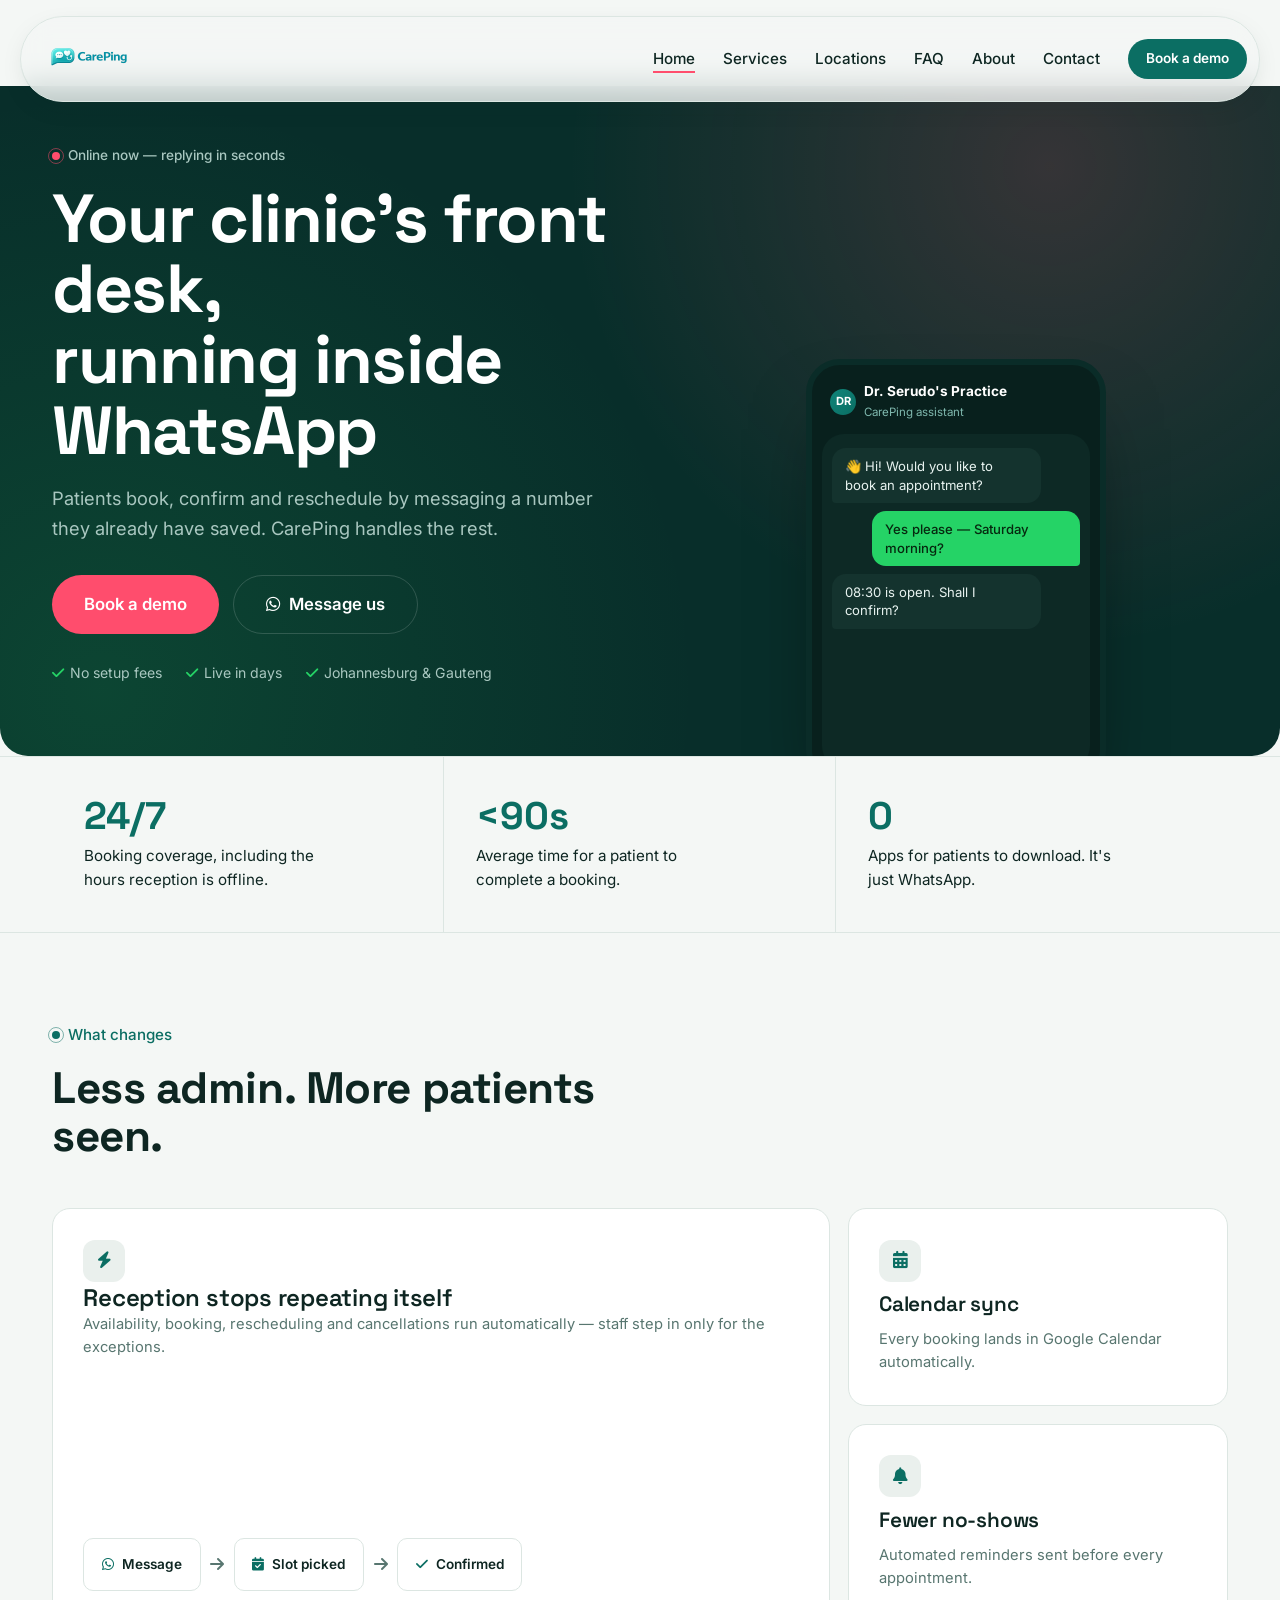
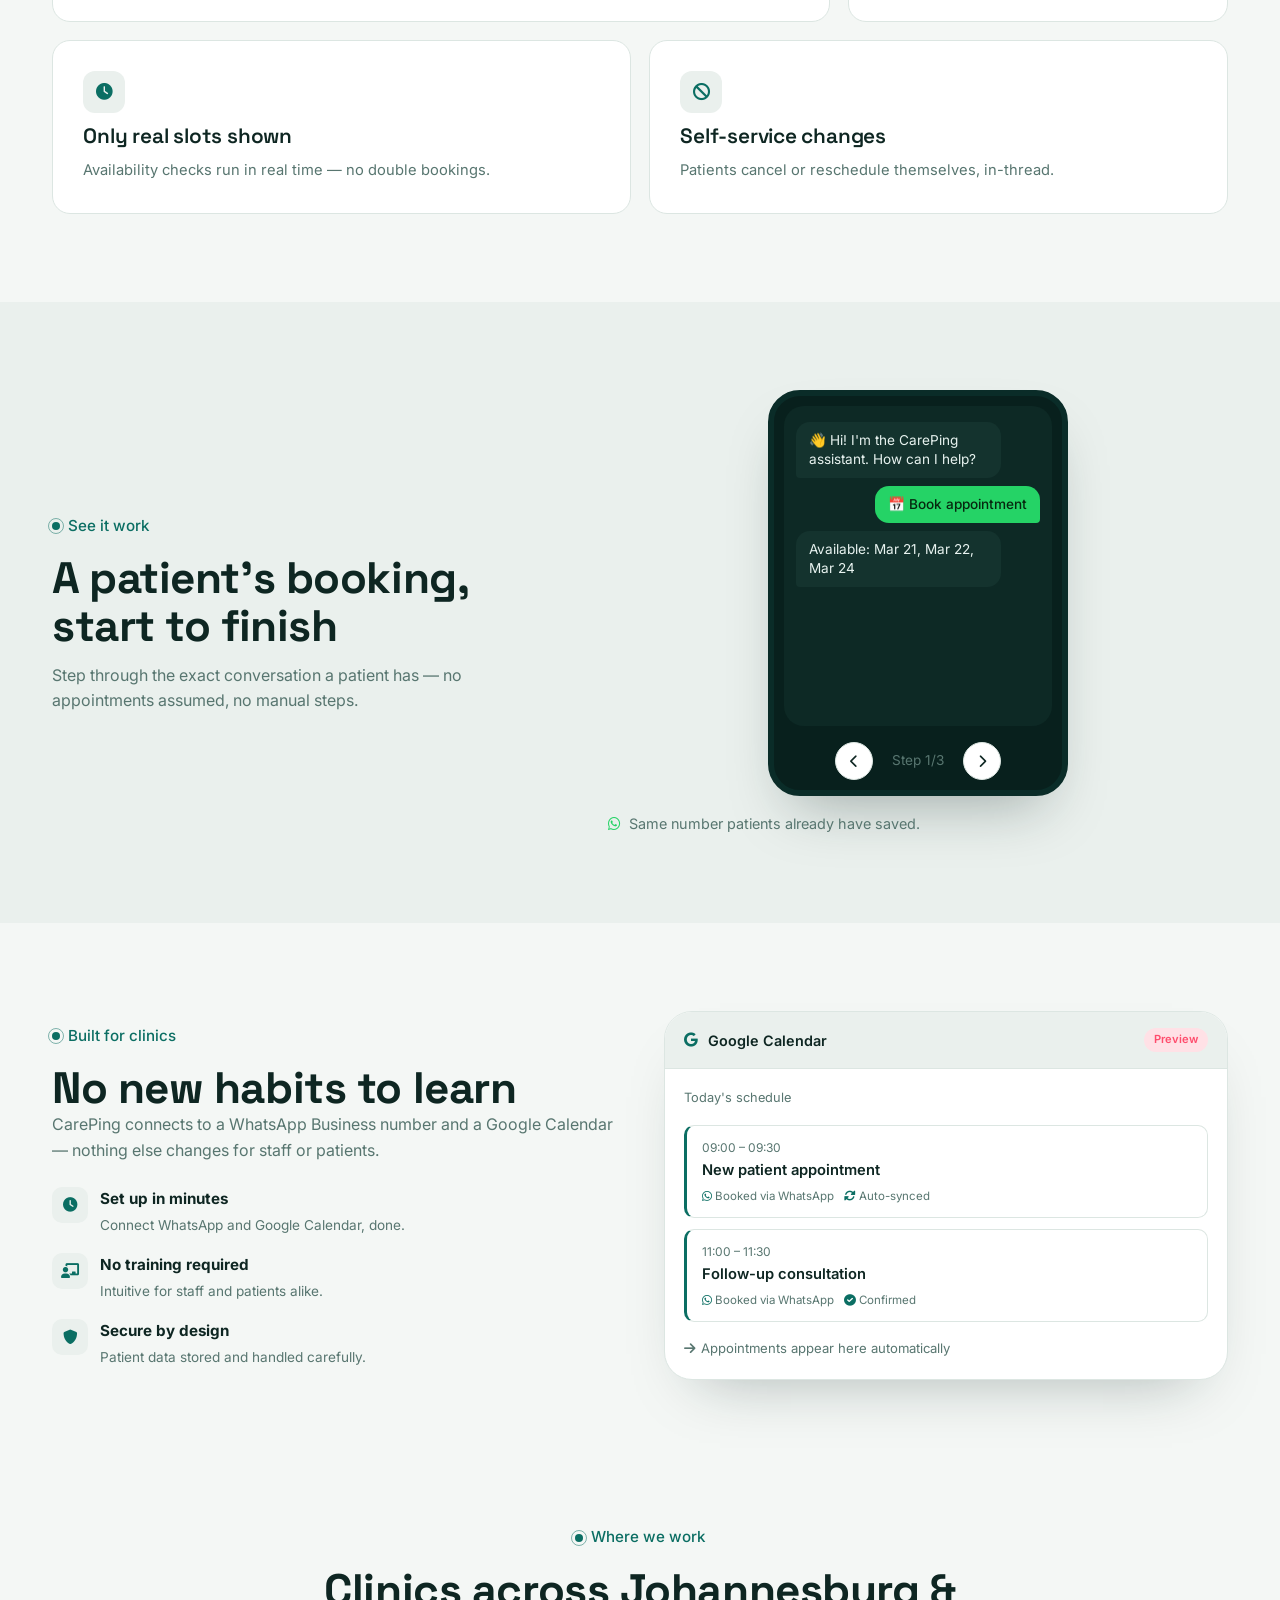
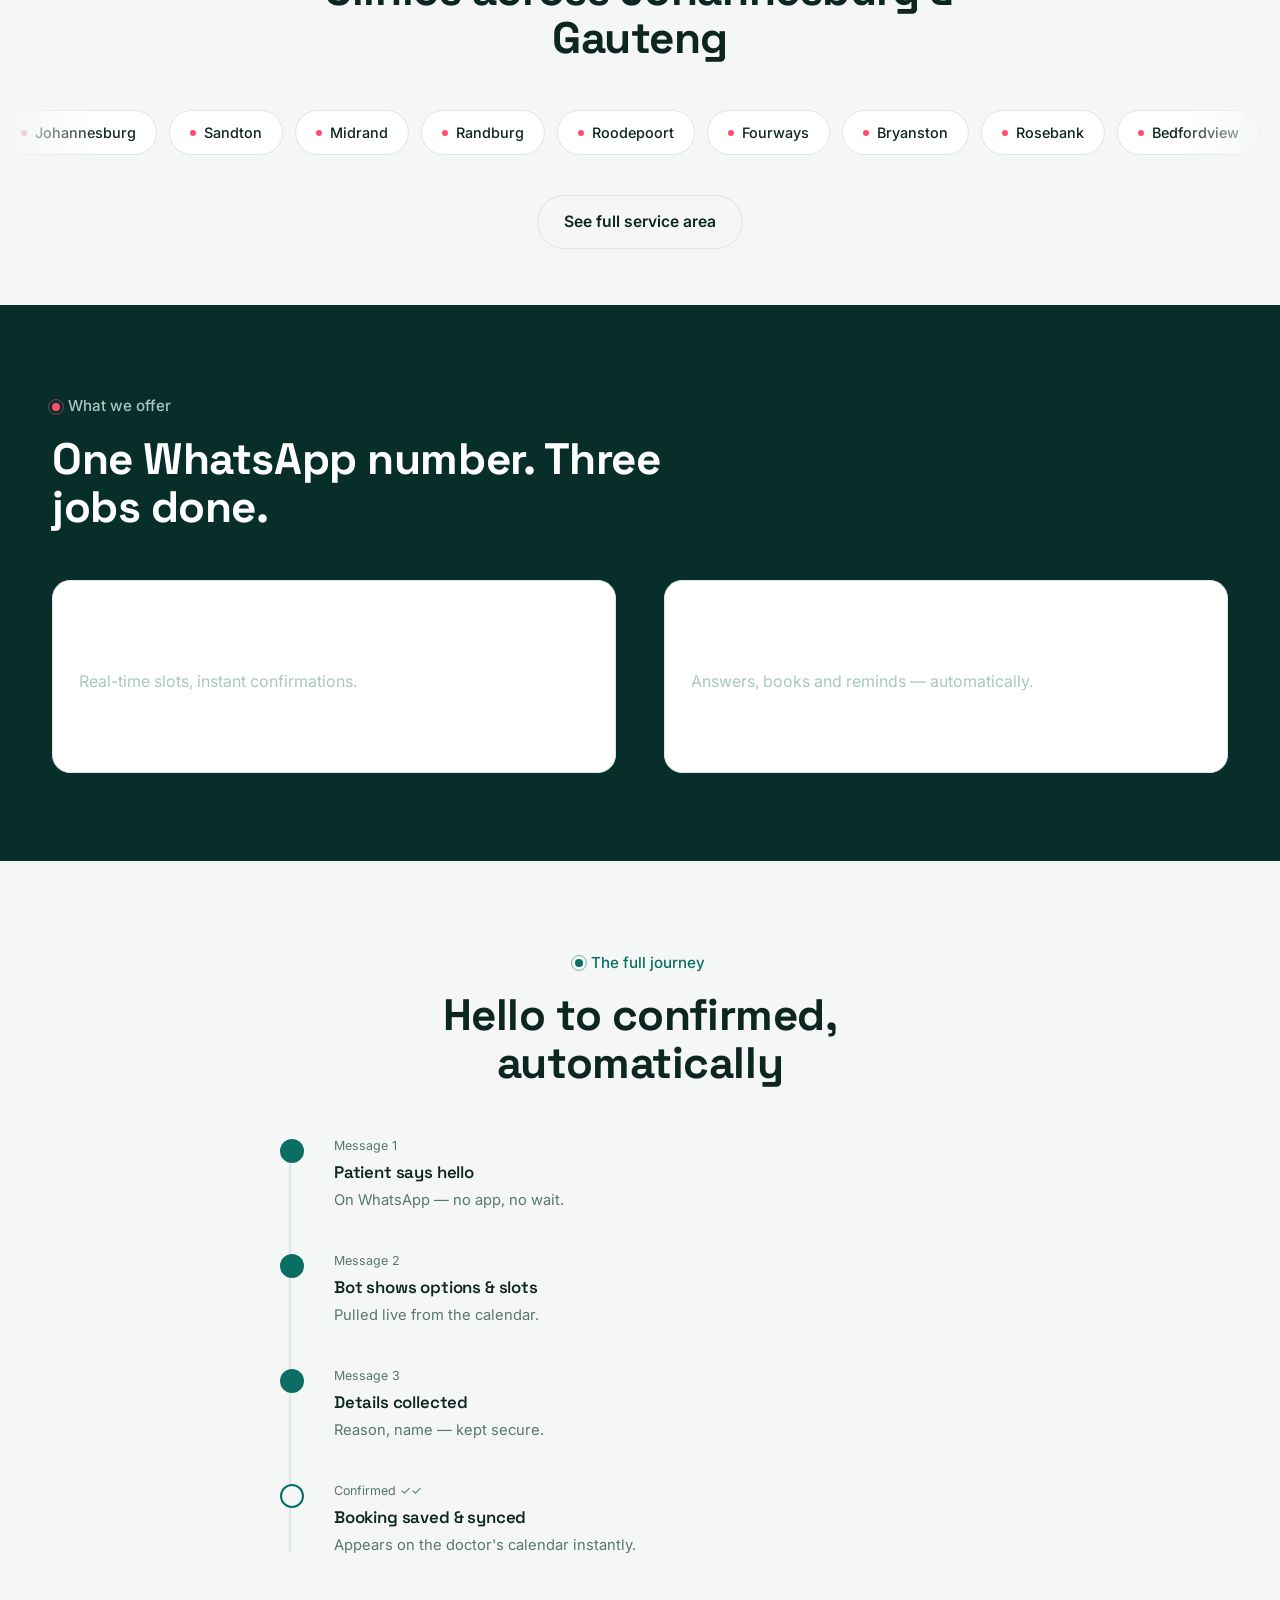
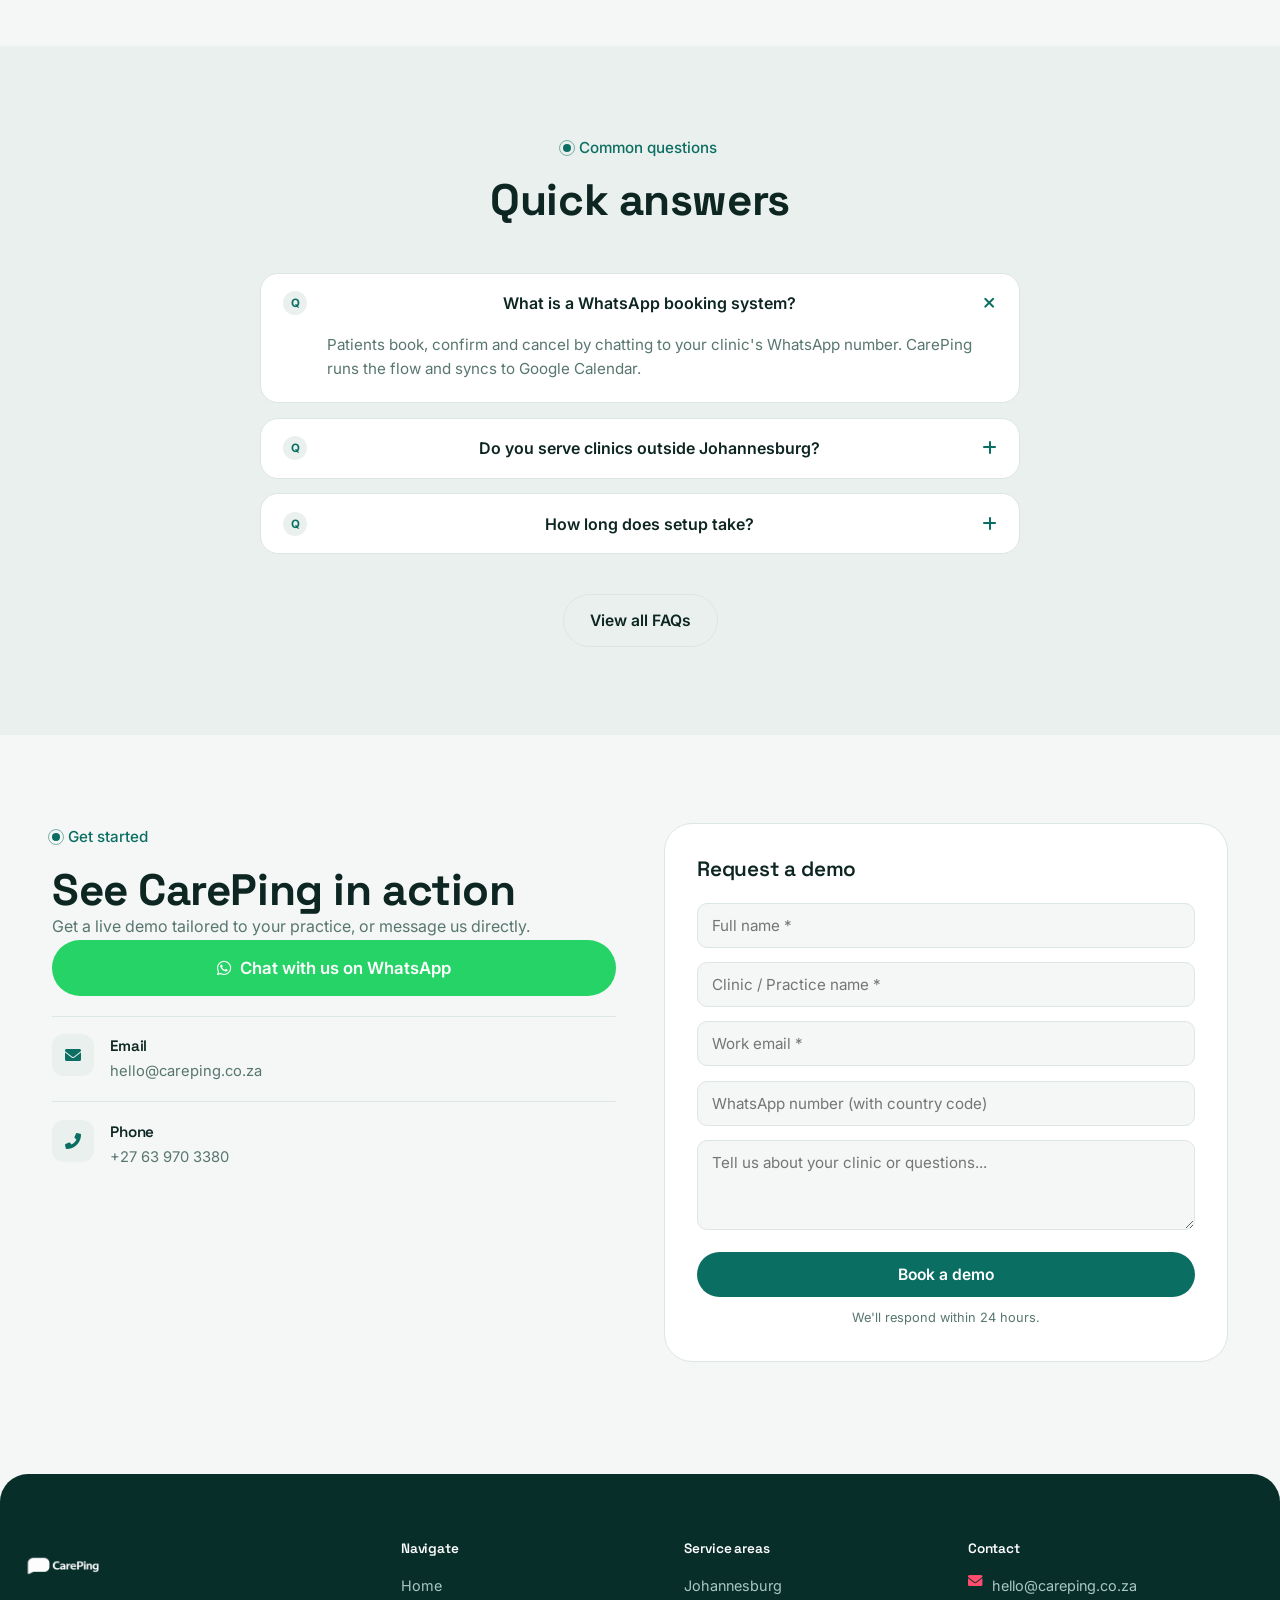
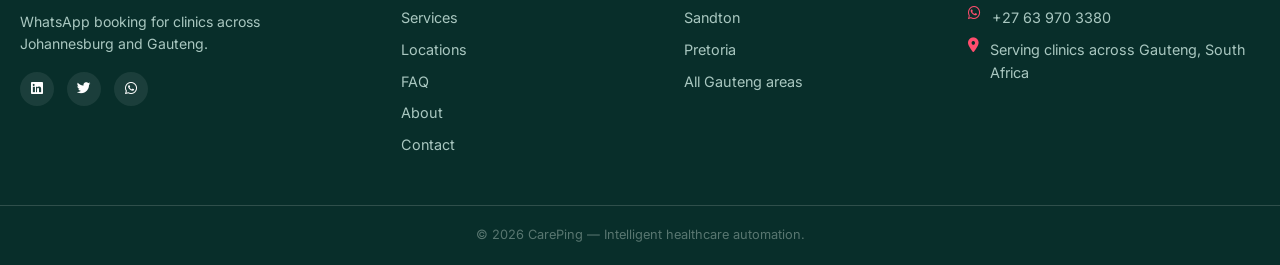
<file: index.html>
<!DOCTYPE html>

<html lang="en-ZA">
<head>
<meta charset="utf-8"/>
<meta content="width=device-width, initial-scale=1.0, viewport-fit=cover" name="viewport"/>
<title>WhatsApp Booking System for Clinics | CarePing South Africa</title>
<meta content="CarePing automates clinic appointments through WhatsApp, with booking, reminders, patient enquiries and Google Calendar sync for practices in Johannesburg, Gauteng and South Africa." name="description"/>
<meta content="index, follow, max-image-preview:large, max-snippet:-1, max-video-preview:-1" name="robots"/>
<meta content="CarePing" name="author"/>
<link href="https://www.careping.co.za/" rel="canonical"/>
<meta content="website" property="og:type"/>
<meta content="CarePing" property="og:site_name"/>
<meta content="WhatsApp Booking System for Clinics | CarePing South Africa" property="og:title"/>
<meta content="CarePing automates clinic appointments through WhatsApp, with booking, reminders, patient enquiries and Google Calendar sync for practices in Johannesburg, Gauteng and South Africa." property="og:description"/>
<meta content="https://www.careping.co.za/CarePing-OG.jpg" property="og:image"/>
<meta content="1200" property="og:image:width"/>
<meta content="630" property="og:image:height"/>
<meta content="image/jpeg" property="og:image:type"/>
<meta content="CarePing WhatsApp booking system for clinics" property="og:image:alt"/>
<meta content="https://www.careping.co.za/" property="og:url"/>
<meta content="summary_large_image" name="twitter:card"/>
<meta content="WhatsApp Booking System for Clinics | CarePing South Africa" name="twitter:title"/>
<meta content="CarePing automates clinic appointments through WhatsApp, with booking, reminders, patient enquiries and Google Calendar sync for practices in Johannesburg, Gauteng and South Africa." name="twitter:description"/>
<meta content="https://www.careping.co.za/CarePing-OG.jpg" name="twitter:image"/>
<meta content="CarePing WhatsApp booking system for clinics" name="twitter:image:alt"/>
<link href="CarePingFavicon.png" rel="icon" type="image/png"/>
<link href="CarePingFavicon.png" rel="shortcut icon" type="image/png"/>
<link href="CarePingFavicon.png" rel="apple-touch-icon"/>
<link href="https://fonts.googleapis.com" rel="preconnect"/>
<link crossorigin="" href="https://fonts.gstatic.com" rel="preconnect"/>
<link href="https://cdnjs.cloudflare.com" rel="preconnect"/>
<link href="https://fonts.googleapis.com/css2?family=Inter:opsz,wght@14..32,300;14..32,400;14..32,500;14..32,600;14..32,700;14..32,800&amp;display=swap" rel="stylesheet"/>
<link href="https://cdnjs.cloudflare.com/ajax/libs/font-awesome/6.0.0-beta3/css/all.min.css" rel="stylesheet"/>
<link href="style.css" rel="stylesheet"/>
<script type="application/ld+json">
{
  "@context": "https://schema.org",
  "@graph": [
    {
      "@type": "Organization",
      "@id": "https://www.careping.co.za/#organization",
      "name": "CarePing",
      "url": "https://www.careping.co.za/",
      "logo": {
        "@type": "ImageObject",
        "url": "https://www.careping.co.za/CarePingLogoTwo.png"
      },
      "image": "https://www.careping.co.za/CarePing-OG.jpg",
      "description": "CarePing provides WhatsApp-based appointment booking and clinic automation for healthcare practices in South Africa.",
      "email": "hello@careping.co.za",
      "telephone": "+27639703380",
      "areaServed": [
        {
          "@type": "City",
          "name": "Johannesburg"
        },
        {
          "@type": "City",
          "name": "Sandton"
        },
        {
          "@type": "City",
          "name": "Midrand"
        },
        {
          "@type": "City",
          "name": "Randburg"
        },
        {
          "@type": "City",
          "name": "Pretoria"
        },
        {
          "@type": "AdministrativeArea",
          "name": "Gauteng"
        },
        {
          "@type": "Country",
          "name": "South Africa"
        }
      ],
      "contactPoint": {
        "@type": "ContactPoint",
        "contactType": "sales",
        "telephone": "+27639703380",
        "email": "hello@careping.co.za",
        "availableLanguage": "English"
      }
    },
    {
      "@type": "WebSite",
      "@id": "https://www.careping.co.za/#website",
      "url": "https://www.careping.co.za/",
      "name": "CarePing",
      "publisher": {
        "@id": "https://www.careping.co.za/#organization"
      }
    },
    {
      "@type": "WebPage",
      "@id": "https://www.careping.co.za/#webpage",
      "url": "https://www.careping.co.za/",
      "name": "WhatsApp Booking System for Clinics | CarePing South Africa",
      "isPartOf": {
        "@id": "https://www.careping.co.za/#website"
      },
      "about": {
        "@id": "https://www.careping.co.za/#organization"
      },
      "primaryImageOfPage": {
        "@type": "ImageObject",
        "url": "https://www.careping.co.za/CarePing-OG.jpg"
      },
      "description": "CarePing automates clinic appointments through WhatsApp, with booking, reminders, patient enquiries and Google Calendar sync for practices in Johannesburg, Gauteng and South Africa."
    },
    {
      "@type": "Service",
      "@id": "https://www.careping.co.za/services.html#whatsapp-booking",
      "name": "WhatsApp Appointment Booking System for Clinics",
      "serviceType": "WhatsApp appointment booking automation",
      "provider": {
        "@id": "https://www.careping.co.za/#organization"
      },
      "url": "https://www.careping.co.za/services.html",
      "areaServed": [
        {
          "@type": "City",
          "name": "Johannesburg"
        },
        {
          "@type": "City",
          "name": "Sandton"
        },
        {
          "@type": "City",
          "name": "Midrand"
        },
        {
          "@type": "City",
          "name": "Randburg"
        },
        {
          "@type": "City",
          "name": "Pretoria"
        },
        {
          "@type": "AdministrativeArea",
          "name": "Gauteng"
        },
        {
          "@type": "Country",
          "name": "South Africa"
        }
      ],
      "description": "A WhatsApp-based appointment booking and automation service for clinics, including bookings, reminders, patient enquiries and Google Calendar synchronisation."
    }
  ]
}
  </script>
</head>
<body>
<header class="site-header">
<div class="container header-container">
<div class="logo-area">
<a href="index.html"><img alt="CarePing — WhatsApp booking system for clinics" decoding="async" height="1024" src="CarePingLogoTwo.png" width="1536"/></a>
</div>
<nav class="main-nav" id="mainNav">
<ul class="nav-list">
<li><a class="nav-link current" href="index.html">Home</a></li>
<li><a class="nav-link" href="services.html">Services</a></li>
<li><a class="nav-link" href="locations.html">Locations</a></li>
<li><a class="nav-link" href="faq.html">FAQ</a></li>
<li><a class="nav-link" href="about.html">About</a></li>
<li><a class="nav-link" href="contact.html">Contact</a></li>
</ul>
<div class="header-cta">
<a class="btn btn-primary btn-sm" href="contact.html">Book a demo</a>
</div>
</nav>
<button aria-label="Menu" class="mobile-menu-toggle" id="mobileToggle"><i class="fas fa-bars"></i></button>
</div>
</header>
<main>
<!-- HERO — the product itself, live, is the visual -->
<section class="hero" id="home">
<div class="container hero-grid">
<div class="hero-content">
<span class="status-line on-deep"><span class="ping-dot"></span>Online now — replying in seconds</span>
<h1>Your clinic's front desk,<br/>running inside WhatsApp</h1>
<p class="lead">Patients book, confirm and reschedule by messaging a number they already have saved. CarePing handles the rest.</p>
<div class="hero-buttons">
<a class="btn btn-ping btn-large" href="contact.html">Book a demo</a>
<a class="btn btn-outline on-deep btn-large" href="#" id="whatsappDemoCta"><i class="fab fa-whatsapp"></i> Message us</a>
</div>
<div class="hero-proof">
<span><i class="fas fa-check"></i> No setup fees</span>
<span><i class="fas fa-check"></i> Live in days</span>
<span><i class="fas fa-check"></i> Johannesburg &amp; Gauteng</span>
</div>
</div>
<div class="hero-visual">
<div class="phone">
<div class="phone-head">
<div class="avatar">DR</div>
<div class="who"><strong>Dr. Serudo's Practice</strong><span>CarePing assistant</span></div>
</div>
<div class="phone-body">
<div class="bubble bot">👋 Hi! Would you like to book an appointment?</div>
<div class="bubble user">Yes please — Saturday morning?</div>
<div class="bubble bot">08:30 is open. Shall I confirm?</div>
<div class="bubble user">Yes<span class="meta">✓✓ Read</span></div>
<div class="bubble bot">✅ Booked for Sat, 08:30 — synced to calendar.</div>
</div>
</div>
</div>
</div>
</section>
<!-- PROOF STRIP — replaces paragraph-heavy "problem" cards -->
<section class="proof-strip">
<div class="container proof-grid">
<div class="proof-cell">
<div class="num">24/7</div>
<p>Booking coverage, including the hours reception is offline.</p>
</div>
<div class="proof-cell">
<div class="num">&lt;90s</div>
<p>Average time for a patient to complete a booking.</p>
</div>
<div class="proof-cell">
<div class="num">0</div>
<p>Apps for patients to download. It's just WhatsApp.</p>
</div>
</div>
</section>
<!-- WHAT YOU GAIN — bento, asymmetric -->
<section class="band">
<div class="container">
<div class="section-head">
<span class="kicker"><span class="ping-dot"></span>What changes</span>
<h2>Less admin. More patients seen.</h2>
</div>
<div class="bento">
<div class="bento-card bento-big">
<div>
<div class="glyph"><i class="fas fa-bolt"></i></div>
<h3>Reception stops repeating itself</h3>
<p>Availability, booking, rescheduling and cancellations run automatically — staff step in only for the exceptions.</p>
</div>
<div class="flow-chips">
<span class="chip"><i class="fab fa-whatsapp"></i>Message</span>
<span class="arrow"><i class="fas fa-arrow-right"></i></span>
<span class="chip"><i class="fas fa-calendar-check"></i>Slot picked</span>
<span class="arrow"><i class="fas fa-arrow-right"></i></span>
<span class="chip"><i class="fas fa-check"></i>Confirmed</span>
</div>
</div>
<div class="bento-card bento-narrow">
<div class="glyph"><i class="fas fa-calendar-alt"></i></div>
<h3>Calendar sync</h3>
<p>Every booking lands in Google Calendar automatically.</p>
</div>
<div class="bento-card bento-narrow">
<div class="glyph"><i class="fas fa-bell"></i></div>
<h3>Fewer no-shows</h3>
<p>Automated reminders sent before every appointment.</p>
</div>
<div class="bento-card bento-wide">
<div class="glyph"><i class="fas fa-clock"></i></div>
<h3>Only real slots shown</h3>
<p>Availability checks run in real time — no double bookings.</p>
</div>
<div class="bento-card bento-wide">
<div class="glyph"><i class="fas fa-ban"></i></div>
<h3>Self-service changes</h3>
<p>Patients cancel or reschedule themselves, in-thread.</p>
</div>
</div>
</div>
</section>
<!-- LIVE DEMO -->
<section class="band band-dim">
<div class="container demo-wrap">
<div class="demo-copy">
<span class="kicker"><span class="ping-dot"></span>See it work</span>
<h2>A patient's booking, start to finish</h2>
<p>Step through the exact conversation a patient has — no appointments assumed, no manual steps.</p>
</div>
<div class="demo-carousel">
<div class="phone-frame">
<div class="phone-screen" id="demoScreen">
<div class="demo-step active-step" data-step="0">
<div class="whatsapp-msg bot">👋 Hi! I'm the CarePing assistant. How can I help?</div>
<div class="whatsapp-msg user">📅 Book appointment</div>
<div class="whatsapp-msg bot">Available: Mar 21, Mar 22, Mar 24</div>
</div>
<div class="demo-step" data-step="1">
<div class="whatsapp-msg bot">Times for Mar 21: 08:30, 10:15, 14:00</div>
<div class="whatsapp-msg user">08:30</div>
<div class="whatsapp-msg bot">Reason for visit? (optional)</div>
<div class="whatsapp-msg user">Lower back pain &amp; fatigue</div>
</div>
<div class="demo-step" data-step="2">
<div class="whatsapp-msg bot">Name for the booking?</div>
<div class="whatsapp-msg user">Dr. Robert</div>
<div class="whatsapp-msg bot">✅ Confirmed — Sat Mar 21, 08:30. Added to the calendar.</div>
</div>
</div>
<div class="demo-controls">
<button aria-label="Previous step" class="demo-nav" id="demoPrev"><i class="fas fa-chevron-left"></i></button>
<span class="demo-indicator">Step 1/3</span>
<button aria-label="Next step" class="demo-nav" id="demoNext"><i class="fas fa-chevron-right"></i></button>
</div>
</div>
<div class="demo-caption"><i class="fab fa-whatsapp"></i> Same number patients already have saved.</div>
</div>
</div>
</section>
<!-- TRUST -->
<section class="band">
<div class="container trust-wrapper">
<div>
<span class="kicker"><span class="ping-dot"></span>Built for clinics</span>
<h2>No new habits to learn</h2>
<p>CarePing connects to a WhatsApp Business number and a Google Calendar — nothing else changes for staff or patients.</p>
<div class="trust-features">
<div class="trust-feature">
<i class="fas fa-clock"></i>
<div><strong>Set up in minutes</strong><span>Connect WhatsApp and Google Calendar, done.</span></div>
</div>
<div class="trust-feature">
<i class="fas fa-chalkboard-teacher"></i>
<div><strong>No training required</strong><span>Intuitive for staff and patients alike.</span></div>
</div>
<div class="trust-feature">
<i class="fas fa-shield-alt"></i>
<div><strong>Secure by design</strong><span>Patient data stored and handled carefully.</span></div>
</div>
</div>
</div>
<div class="calendar-card">
<div class="calendar-header"><i class="fab fa-google"></i><span>Google Calendar</span><span class="demo-badge">Preview</span></div>
<div class="calendar-body">
<div class="date-label">Today's schedule</div>
<div class="calendar-event-demo">
<div class="event-time">09:00 – 09:30</div>
<div class="event-title">New patient appointment</div>
<div class="event-details"><span><i class="fab fa-whatsapp"></i>Booked via WhatsApp</span><span><i class="fas fa-sync-alt"></i>Auto-synced</span></div>
</div>
<div class="calendar-event-demo">
<div class="event-time">11:00 – 11:30</div>
<div class="event-title">Follow-up consultation</div>
<div class="event-details"><span><i class="fab fa-whatsapp"></i>Booked via WhatsApp</span><span><i class="fas fa-check-circle"></i>Confirmed</span></div>
</div>
<div class="integration-note"><i class="fas fa-arrow-right"></i>Appointments appear here automatically</div>
</div>
</div>
</div>
</section>
<!-- SERVICE AREA — marquee -->
<section class="band-tight">
<div class="container">
<div class="section-head center">
<span class="kicker"><span class="ping-dot"></span>Where we work</span>
<h2>Clinics across Johannesburg &amp; Gauteng</h2>
</div>
</div>
<div class="marquee">
<div class="marquee-track">
<span class="area-chip"><span class="ping-dot"></span>Johannesburg</span>
<span class="area-chip"><span class="ping-dot"></span>Sandton</span>
<span class="area-chip"><span class="ping-dot"></span>Midrand</span>
<span class="area-chip"><span class="ping-dot"></span>Randburg</span>
<span class="area-chip"><span class="ping-dot"></span>Roodepoort</span>
<span class="area-chip"><span class="ping-dot"></span>Fourways</span>
<span class="area-chip"><span class="ping-dot"></span>Bryanston</span>
<span class="area-chip"><span class="ping-dot"></span>Rosebank</span>
<span class="area-chip"><span class="ping-dot"></span>Bedfordview</span>
<span class="area-chip"><span class="ping-dot"></span>Germiston</span>
<span class="area-chip"><span class="ping-dot"></span>Boksburg</span>
<span class="area-chip"><span class="ping-dot"></span>Kempton Park</span>
<span class="area-chip"><span class="ping-dot"></span>Edenvale</span>
<span class="area-chip"><span class="ping-dot"></span>Centurion</span>
<span class="area-chip"><span class="ping-dot"></span>Pretoria</span>
<!-- duplicate set for seamless loop -->
<span class="area-chip"><span class="ping-dot"></span>Johannesburg</span>
<span class="area-chip"><span class="ping-dot"></span>Sandton</span>
<span class="area-chip"><span class="ping-dot"></span>Midrand</span>
<span class="area-chip"><span class="ping-dot"></span>Randburg</span>
<span class="area-chip"><span class="ping-dot"></span>Roodepoort</span>
<span class="area-chip"><span class="ping-dot"></span>Fourways</span>
<span class="area-chip"><span class="ping-dot"></span>Bryanston</span>
<span class="area-chip"><span class="ping-dot"></span>Rosebank</span>
<span class="area-chip"><span class="ping-dot"></span>Bedfordview</span>
<span class="area-chip"><span class="ping-dot"></span>Germiston</span>
<span class="area-chip"><span class="ping-dot"></span>Boksburg</span>
<span class="area-chip"><span class="ping-dot"></span>Kempton Park</span>
<span class="area-chip"><span class="ping-dot"></span>Edenvale</span>
<span class="area-chip"><span class="ping-dot"></span>Centurion</span>
<span class="area-chip"><span class="ping-dot"></span>Pretoria</span>
</div>
</div>
<div class="container center-text mt-lg">
<a class="btn btn-outline" href="locations.html">See full service area</a>
</div>
</section>
<!-- SERVICES TEASER -->
<section class="band band-deep">
<div class="container">
<div class="section-head">
<span class="kicker on-deep"><span class="ping-dot"></span>What we offer</span>
<h2>One WhatsApp number. Three jobs done.</h2>
</div>
<div class="two-col">
<div class="service-overview-card">
<i class="fas fa-calendar-check" style="color:var(--white);font-size:1.4rem;"></i>
<h3 style="color:var(--white);margin-top:0.6rem;">Booking system</h3>
<p style="color:var(--muted-on-deep);">Real-time slots, instant confirmations.</p>
<a class="btn btn-outline on-deep btn-sm" href="services.html#booking-system" style="margin-top:0.6rem;">Learn more</a>
</div>
<div class="service-overview-card">
<i class="fab fa-whatsapp" style="color:var(--white);font-size:1.4rem;"></i>
<h3 style="color:var(--white);margin-top:0.6rem;">WhatsApp bot</h3>
<p style="color:var(--muted-on-deep);">Answers, books and reminds — automatically.</p>
<a class="btn btn-outline on-deep btn-sm" href="services.html#whatsapp-bot" style="margin-top:0.6rem;">Learn more</a>
</div>
</div>
</div>
</section>
<!-- HOW IT WORKS — connected thread rail -->
<section class="band" id="how-it-works">
<div class="container">
<div class="section-head center">
<span class="kicker"><span class="ping-dot"></span>The full journey</span>
<h2>Hello to confirmed, automatically</h2>
</div>
<div class="thread">
<div class="thread-step done"><div class="time">Message 1</div><h4>Patient says hello</h4><p>On WhatsApp — no app, no wait.</p></div>
<div class="thread-step done"><div class="time">Message 2</div><h4>Bot shows options &amp; slots</h4><p>Pulled live from the calendar.</p></div>
<div class="thread-step done"><div class="time">Message 3</div><h4>Details collected</h4><p>Reason, name — kept secure.</p></div>
<div class="thread-step"><div class="time">Confirmed ✓✓</div><h4>Booking saved &amp; synced</h4><p>Appears on the doctor's calendar instantly.</p></div>
</div>
</div>
</section>
<!-- FAQ PREVIEW -->
<section class="band band-dim">
<div class="container">
<div class="section-head center">
<span class="kicker"><span class="ping-dot"></span>Common questions</span>
<h2>Quick answers</h2>
</div>
<div class="faq-list">
<div class="faq-item open">
<button aria-expanded="true" class="faq-question">What is a WhatsApp booking system? <i class="fas fa-plus"></i></button>
<div class="faq-answer"><div class="faq-answer-inner">Patients book, confirm and cancel by chatting to your clinic's WhatsApp number. CarePing runs the flow and syncs to Google Calendar.</div></div>
</div>
<div class="faq-item">
<button aria-expanded="false" class="faq-question">Do you serve clinics outside Johannesburg? <i class="fas fa-plus"></i></button>
<div class="faq-answer"><div class="faq-answer-inner">Yes — Gauteng is our core, and we support clinics further afield on request.</div></div>
</div>
<div class="faq-item">
<button aria-expanded="false" class="faq-question">How long does setup take? <i class="fas fa-plus"></i></button>
<div class="faq-answer"><div class="faq-answer-inner">Most clinics are live within a few days — no retraining needed.</div></div>
</div>
</div>
<div class="center-text mt-lg">
<a class="btn btn-outline" href="faq.html">View all FAQs</a>
</div>
</div>
</section>
<!-- CONTACT -->
<section class="band" id="contact">
<div class="container contact-container">
<div>
<span class="kicker"><span class="ping-dot"></span>Get started</span>
<h2>See CarePing in action</h2>
<p>Get a live demo tailored to your practice, or message us directly.</p>
<div class="contact-highlight">
<a class="btn btn-whatsapp btn-large btn-block" href="#" id="whatsappContactBtn"><i class="fab fa-whatsapp"></i> Chat with us on WhatsApp</a>
</div>
<div class="contact-method-card"><i class="fas fa-envelope"></i><div><h4>Email</h4><p>hello@careping.co.za</p></div></div>
<div class="contact-method-card"><i class="fas fa-phone-alt"></i><div><h4>Phone</h4><p>+27 63 970 3380</p></div></div>
</div>
<div class="contact-form-card">
<form action="https://formspree.io/f/mkoqdwqy" method="POST">
<h3>Request a demo</h3>
<div class="form-group"><input name="name" placeholder="Full name *" required="" type="text"/></div>
<div class="form-group"><input name="clinic" placeholder="Clinic / Practice name *" required="" type="text"/></div>
<div class="form-group"><input name="email" placeholder="Work email *" required="" type="email"/></div>
<div class="form-group"><input name="phone" placeholder="WhatsApp number (with country code)" required="" type="tel"/></div>
<div class="form-group"><textarea name="message" placeholder="Tell us about your clinic or questions..." rows="3"></textarea></div>
<button class="btn btn-primary btn-block" type="submit">Book a demo</button>
<p class="form-note">We'll respond within 24 hours.</p>
<input name="_redirect" type="hidden" value="thank-you.html"/>
<input name="_gotcha" style="display:none" type="text"/>
</form>
</div>
</div>
</section>
</main>
<footer class="site-footer">
<div class="container footer-grid">
<div class="footer-brand">
<img alt="CarePing" decoding="async" height="1024" loading="lazy" src="CarePingLogoTwo.png" width="1536"/>
<p>WhatsApp booking for clinics across Johannesburg and Gauteng.</p>
<div class="social-icons"><i class="fab fa-linkedin"></i><i class="fab fa-twitter"></i><i class="fab fa-whatsapp"></i></div>
</div>
<div class="footer-links">
<h4>Navigate</h4>
<a href="index.html">Home</a><a href="services.html">Services</a><a href="locations.html">Locations</a>
<a href="faq.html">FAQ</a><a href="about.html">About</a><a href="contact.html">Contact</a>
</div>
<div class="footer-links">
<h4>Service areas</h4>
<a href="locations.html#johannesburg">Johannesburg</a><a href="locations.html#sandton">Sandton</a>
<a href="locations.html#pretoria">Pretoria</a><a href="locations.html">All Gauteng areas</a>
</div>
<div class="footer-contact">
<h4>Contact</h4>
<p><i class="fas fa-envelope"></i>hello@careping.co.za</p>
<p><i class="fab fa-whatsapp"></i>+27 63 970 3380</p>
<p><i class="fas fa-map-marker-alt"></i>Serving clinics across Gauteng, South Africa</p>
</div>
</div>
<div class="footer-bottom"><p>© 2026 CarePing — Intelligent healthcare automation.</p></div>
</footer>
<div class="mobile-cta-bar">
<a class="btn btn-primary" href="contact.html">Book a demo</a>
<a class="btn btn-whatsapp whatsapp-trigger" href="#"><i class="fab fa-whatsapp"></i></a>
</div>
<script src="script.js"></script>
</body>
</html>
</file>
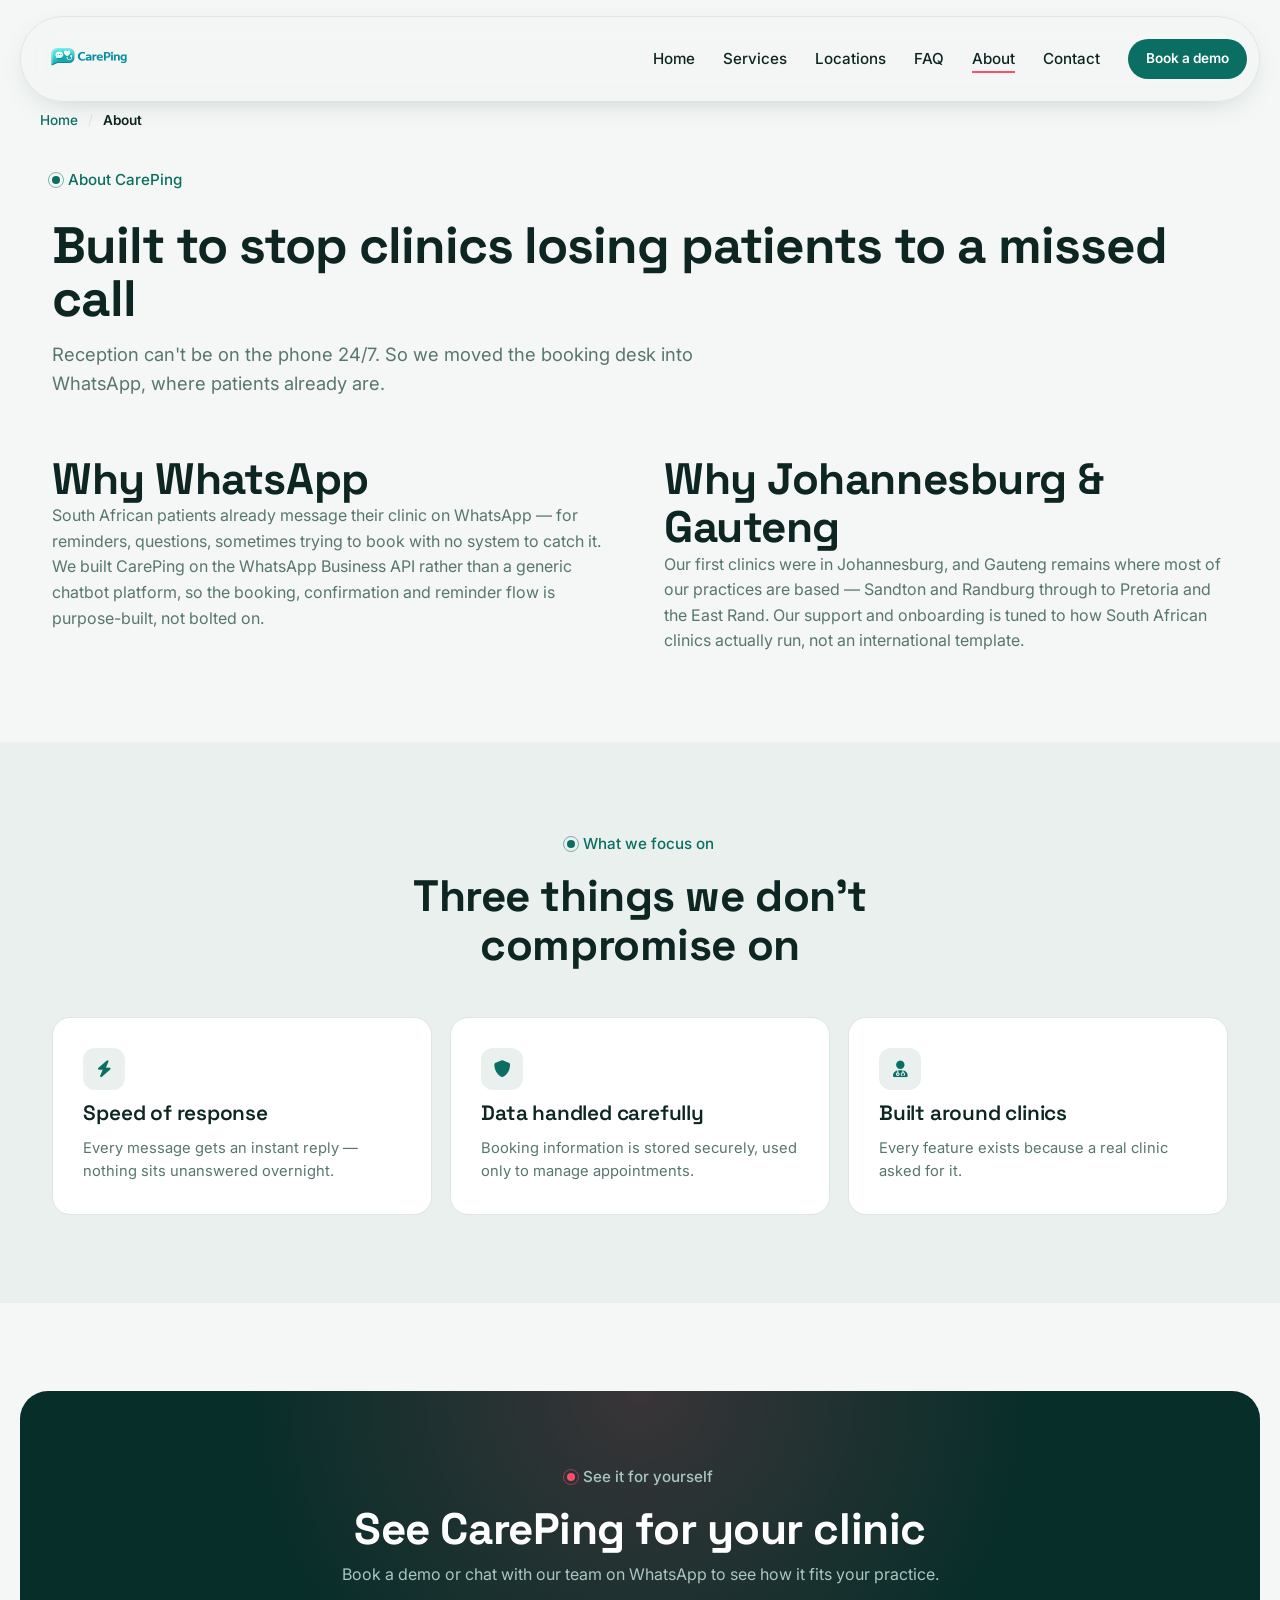
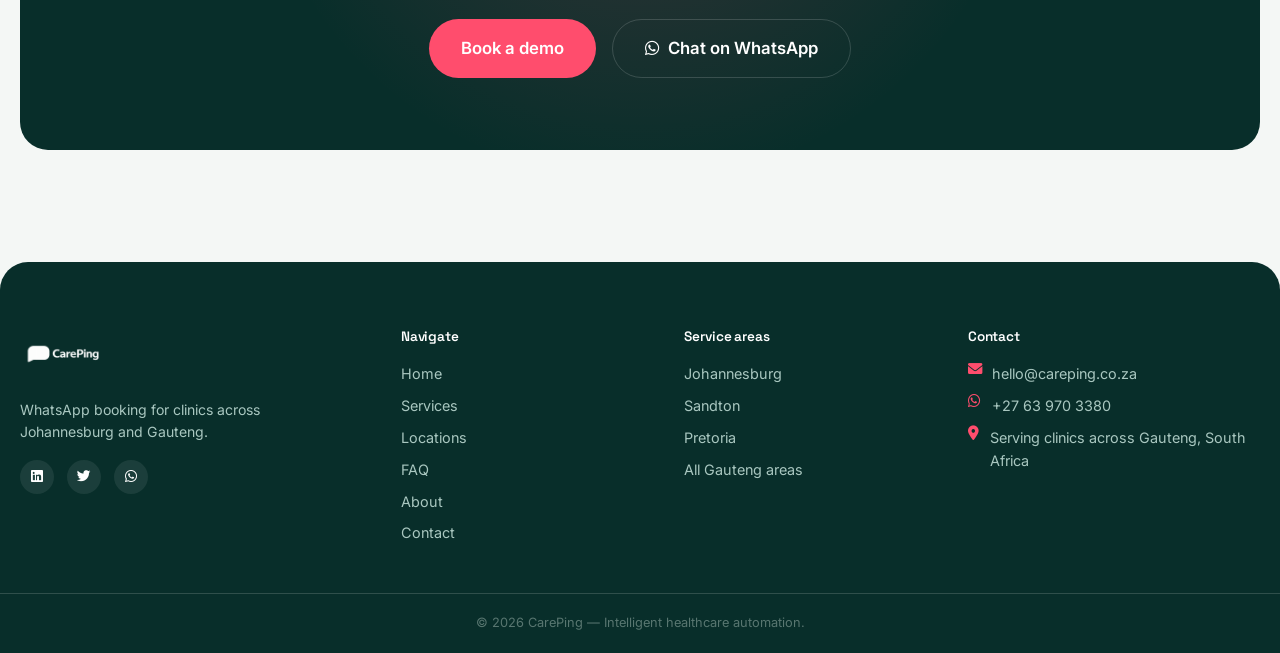
<file: about.html>
<!DOCTYPE html>

<html lang="en-ZA">
<head>
<meta charset="utf-8"/>
<meta content="width=device-width, initial-scale=1.0, viewport-fit=cover" name="viewport"/>
<title>About CarePing | WhatsApp Clinic Booking Automation</title>
<meta content="Learn how CarePing helps South African clinics automate appointment booking, patient enquiries and reminders through WhatsApp, with a focus on Johannesburg and Gauteng." name="description"/>
<meta content="index, follow, max-image-preview:large, max-snippet:-1, max-video-preview:-1" name="robots"/>
<meta content="CarePing" name="author"/>
<link href="https://www.careping.co.za/about.html" rel="canonical"/>
<meta content="website" property="og:type"/>
<meta content="CarePing" property="og:site_name"/>
<meta content="About CarePing | WhatsApp Clinic Booking Automation" property="og:title"/>
<meta content="Learn how CarePing helps South African clinics automate appointment booking, patient enquiries and reminders through WhatsApp, with a focus on Johannesburg and Gauteng." property="og:description"/>
<meta content="https://www.careping.co.za/CarePing-OG.jpg" property="og:image"/>
<meta content="1200" property="og:image:width"/>
<meta content="630" property="og:image:height"/>
<meta content="image/jpeg" property="og:image:type"/>
<meta content="CarePing WhatsApp booking system for clinics" property="og:image:alt"/>
<meta content="https://www.careping.co.za/about.html" property="og:url"/>
<meta content="summary_large_image" name="twitter:card"/>
<meta content="About CarePing | WhatsApp Clinic Booking Automation" name="twitter:title"/>
<meta content="Learn how CarePing helps South African clinics automate appointment booking, patient enquiries and reminders through WhatsApp, with a focus on Johannesburg and Gauteng." name="twitter:description"/>
<meta content="https://www.careping.co.za/CarePing-OG.jpg" name="twitter:image"/>
<meta content="CarePing WhatsApp booking system for clinics" name="twitter:image:alt"/>
<link href="CarePingFavicon.png" rel="icon" type="image/png"/>
<link href="CarePingFavicon.png" rel="shortcut icon" type="image/png"/>
<link href="CarePingFavicon.png" rel="apple-touch-icon"/>
<link href="https://fonts.googleapis.com" rel="preconnect"/>
<link crossorigin="" href="https://fonts.gstatic.com" rel="preconnect"/>
<link href="https://cdnjs.cloudflare.com" rel="preconnect"/>
<link href="https://fonts.googleapis.com/css2?family=Inter:opsz,wght@14..32,300;14..32,400;14..32,500;14..32,600;14..32,700;14..32,800&amp;display=swap" rel="stylesheet"/>
<link href="https://cdnjs.cloudflare.com/ajax/libs/font-awesome/6.0.0-beta3/css/all.min.css" rel="stylesheet"/>
<link href="style.css" rel="stylesheet"/>
<script type="application/ld+json">
{
  "@context": "https://schema.org",
  "@graph": [
    {
      "@type": "Organization",
      "@id": "https://www.careping.co.za/#organization",
      "name": "CarePing",
      "url": "https://www.careping.co.za/",
      "logo": {
        "@type": "ImageObject",
        "url": "https://www.careping.co.za/CarePingLogoTwo.png"
      },
      "image": "https://www.careping.co.za/CarePing-OG.jpg",
      "description": "CarePing provides WhatsApp-based appointment booking and clinic automation for healthcare practices in South Africa.",
      "email": "hello@careping.co.za",
      "telephone": "+27639703380",
      "areaServed": [
        {
          "@type": "City",
          "name": "Johannesburg"
        },
        {
          "@type": "City",
          "name": "Sandton"
        },
        {
          "@type": "City",
          "name": "Midrand"
        },
        {
          "@type": "City",
          "name": "Randburg"
        },
        {
          "@type": "City",
          "name": "Pretoria"
        },
        {
          "@type": "AdministrativeArea",
          "name": "Gauteng"
        },
        {
          "@type": "Country",
          "name": "South Africa"
        }
      ],
      "contactPoint": {
        "@type": "ContactPoint",
        "contactType": "sales",
        "telephone": "+27639703380",
        "email": "hello@careping.co.za",
        "availableLanguage": "English"
      }
    },
    {
      "@type": "WebSite",
      "@id": "https://www.careping.co.za/#website",
      "url": "https://www.careping.co.za/",
      "name": "CarePing",
      "publisher": {
        "@id": "https://www.careping.co.za/#organization"
      }
    },
    {
      "@type": "AboutPage",
      "@id": "https://www.careping.co.za/about.html#webpage",
      "url": "https://www.careping.co.za/about.html",
      "name": "About CarePing | WhatsApp Clinic Booking Automation",
      "isPartOf": {
        "@id": "https://www.careping.co.za/#website"
      },
      "about": {
        "@id": "https://www.careping.co.za/#organization"
      },
      "primaryImageOfPage": {
        "@type": "ImageObject",
        "url": "https://www.careping.co.za/CarePing-OG.jpg"
      },
      "description": "Learn how CarePing helps South African clinics automate appointment booking, patient enquiries and reminders through WhatsApp, with a focus on Johannesburg and Gauteng."
    },
    {
      "@type": "BreadcrumbList",
      "@id": "https://www.careping.co.za/about.html#breadcrumb",
      "itemListElement": [
        {
          "@type": "ListItem",
          "position": 1,
          "name": "Home",
          "item": "https://www.careping.co.za/"
        },
        {
          "@type": "ListItem",
          "position": 2,
          "name": "About",
          "item": "https://www.careping.co.za/about.html"
        }
      ]
    }
  ]
}
  </script>
</head>
<body>
<header class="site-header">
<div class="container header-container">
<div class="logo-area">
<a href="index.html"><img alt="CarePing — WhatsApp booking system for clinics" decoding="async" height="1024" src="CarePingLogoTwo.png" width="1536"/></a>
</div>
<nav class="main-nav" id="mainNav">
<ul class="nav-list">
<li><a class="nav-link" href="index.html">Home</a></li>
<li><a class="nav-link" href="services.html">Services</a></li>
<li><a class="nav-link" href="locations.html">Locations</a></li>
<li><a class="nav-link" href="faq.html">FAQ</a></li>
<li><a class="nav-link current" href="about.html">About</a></li>
<li><a class="nav-link" href="contact.html">Contact</a></li>
</ul>
<div class="header-cta">
<a class="btn btn-primary btn-sm" href="contact.html">Book a demo</a>
</div>
</nav>
<button aria-label="Menu" class="mobile-menu-toggle" id="mobileToggle"><i class="fas fa-bars"></i></button>
</div>
</header>
<div class="breadcrumb-bar">
<div class="chat-header-bar"><a href="index.html">Home</a><span class="sep">/</span><span class="current">About</span></div>
</div>
<main>
<section class="page-hero">
<div class="container">
<span class="kicker"><span class="ping-dot"></span>About CarePing</span>
<h1>Built to stop clinics losing patients to a missed call</h1>
<p class="lead">Reception can't be on the phone 24/7. So we moved the booking desk into WhatsApp, where patients already are.</p>
</div>
</section>
<section class="band" style="padding-top:0;">
<div class="container two-col">
<div>
<h2>Why WhatsApp</h2>
<p>South African patients already message their clinic on WhatsApp — for reminders, questions, sometimes trying to book with no system to catch it. We built CarePing on the WhatsApp Business API rather than a generic chatbot platform, so the booking, confirmation and reminder flow is purpose-built, not bolted on.</p>
</div>
<div>
<h2>Why Johannesburg &amp; Gauteng</h2>
<p>Our first clinics were in Johannesburg, and Gauteng remains where most of our practices are based — Sandton and Randburg through to Pretoria and the East Rand. Our support and onboarding is tuned to how South African clinics actually run, not an international template.</p>
</div>
</div>
</section>
<section class="band band-dim">
<div class="container">
<div class="section-head center">
<span class="kicker"><span class="ping-dot"></span>What we focus on</span>
<h2>Three things we don't compromise on</h2>
</div>
<div class="trio">
<div class="bento-card"><div class="glyph"><i class="fas fa-bolt"></i></div><h3>Speed of response</h3><p>Every message gets an instant reply — nothing sits unanswered overnight.</p></div>
<div class="bento-card"><div class="glyph"><i class="fas fa-shield-alt"></i></div><h3>Data handled carefully</h3><p>Booking information is stored securely, used only to manage appointments.</p></div>
<div class="bento-card"><div class="glyph"><i class="fas fa-user-md"></i></div><h3>Built around clinics</h3><p>Every feature exists because a real clinic asked for it.</p></div>
</div>
</div>
</section>
<section class="band">
<div class="container cta-band">
<span class="kicker on-deep" style="justify-content:center;"><span class="ping-dot"></span>See it for yourself</span>
<h2>See CarePing for your clinic</h2>
<p>Book a demo or chat with our team on WhatsApp to see how it fits your practice.</p>
<div class="cta-group">
<a class="btn btn-ping btn-large" href="contact.html">Book a demo</a>
<a class="btn btn-outline on-deep btn-large whatsapp-trigger" href="#"><i class="fab fa-whatsapp"></i> Chat on WhatsApp</a>
</div>
</div>
</section>
</main>
<footer class="site-footer">
<div class="container footer-grid">
<div class="footer-brand">
<img alt="CarePing" decoding="async" height="1024" loading="lazy" src="CarePingLogoTwo.png" width="1536"/>
<p>WhatsApp booking for clinics across Johannesburg and Gauteng.</p>
<div class="social-icons"><i class="fab fa-linkedin"></i><i class="fab fa-twitter"></i><i class="fab fa-whatsapp"></i></div>
</div>
<div class="footer-links">
<h4>Navigate</h4>
<a href="index.html">Home</a><a href="services.html">Services</a><a href="locations.html">Locations</a>
<a href="faq.html">FAQ</a><a href="about.html">About</a><a href="contact.html">Contact</a>
</div>
<div class="footer-links">
<h4>Service areas</h4>
<a href="locations.html#johannesburg">Johannesburg</a><a href="locations.html#sandton">Sandton</a>
<a href="locations.html#pretoria">Pretoria</a><a href="locations.html">All Gauteng areas</a>
</div>
<div class="footer-contact">
<h4>Contact</h4>
<p><i class="fas fa-envelope"></i>hello@careping.co.za</p>
<p><i class="fab fa-whatsapp"></i>+27 63 970 3380</p>
<p><i class="fas fa-map-marker-alt"></i>Serving clinics across Gauteng, South Africa</p>
</div>
</div>
<div class="footer-bottom"><p>© 2026 CarePing — Intelligent healthcare automation.</p></div>
</footer>
<div class="mobile-cta-bar">
<a class="btn btn-primary" href="contact.html">Book a demo</a>
<a class="btn btn-whatsapp whatsapp-trigger" href="#"><i class="fab fa-whatsapp"></i></a>
</div>
<script src="script.js"></script>
</body>
</html>
</file>
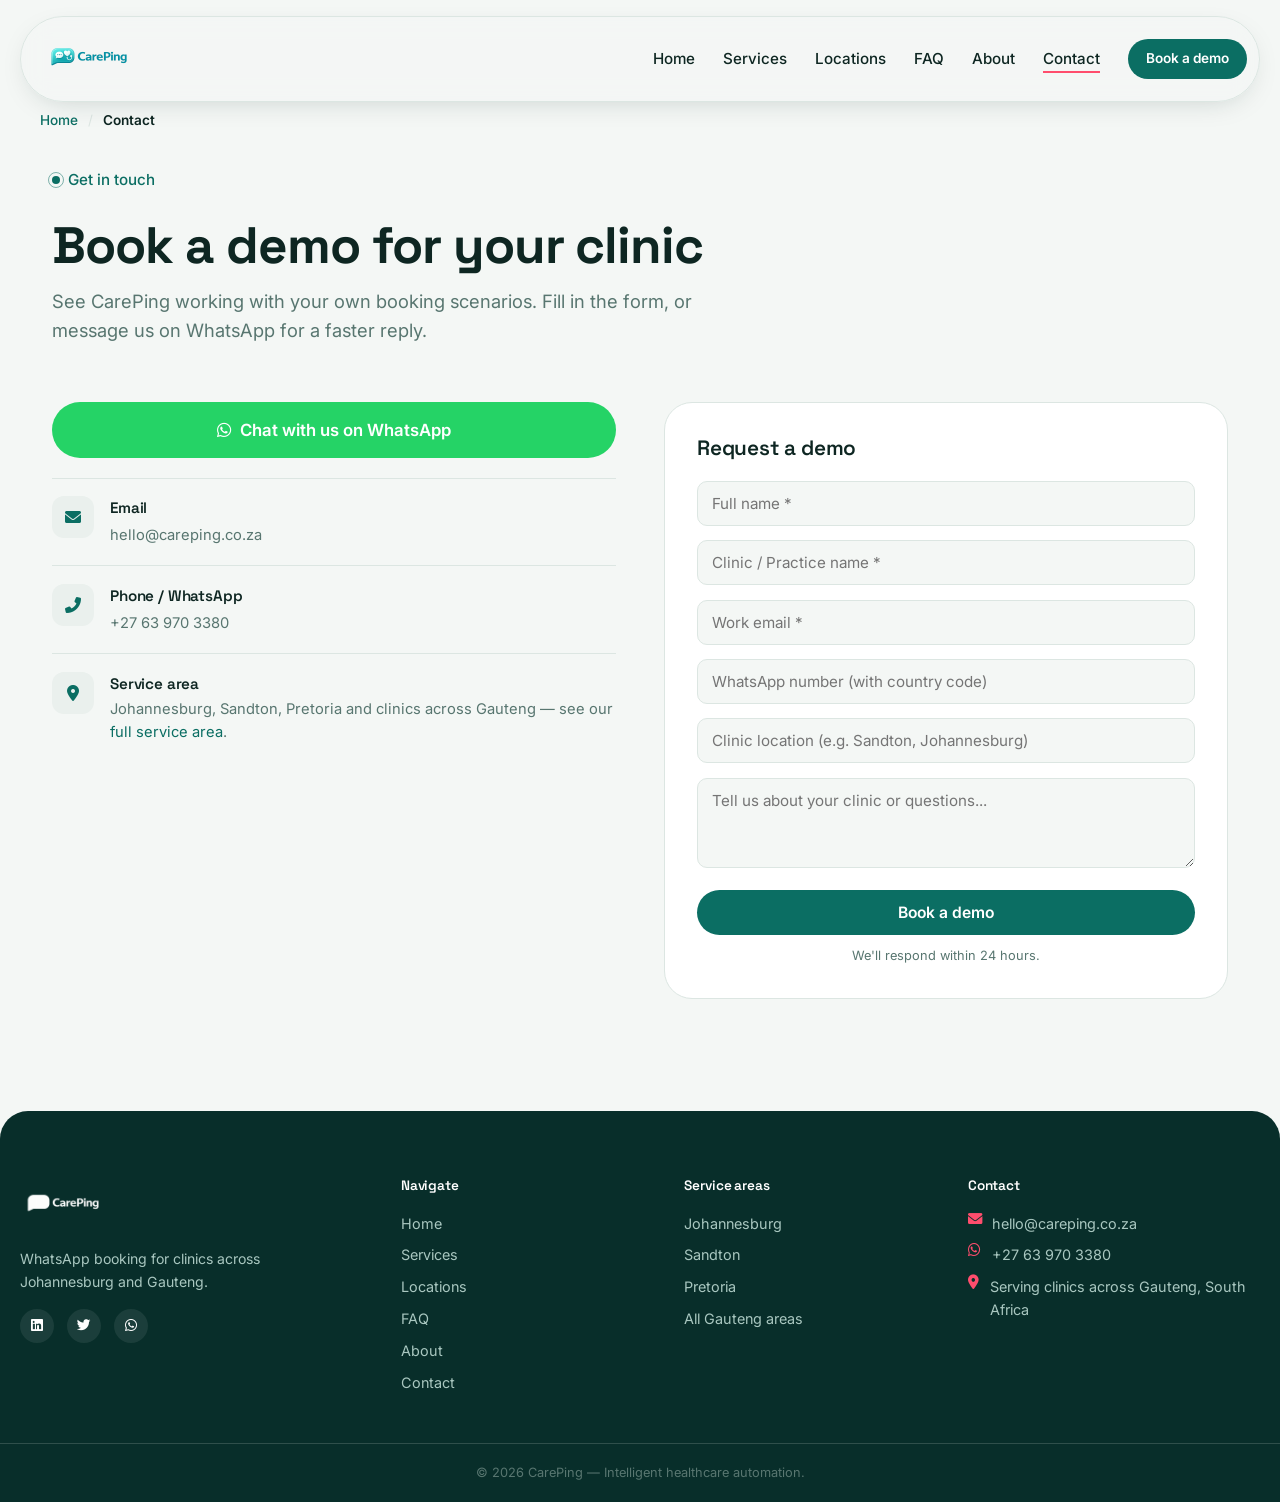
<file: contact.html>
<!DOCTYPE html>

<html lang="en-ZA">
<head>
<meta charset="utf-8"/>
<meta content="width=device-width, initial-scale=1.0, viewport-fit=cover" name="viewport"/>
<title>Book a CarePing Demo | WhatsApp Booking for Clinics</title>
<meta content="Book a CarePing demo or contact us on WhatsApp to discuss appointment booking automation for your clinic in Johannesburg, Gauteng or elsewhere in South Africa." name="description"/>
<meta content="index, follow, max-image-preview:large, max-snippet:-1, max-video-preview:-1" name="robots"/>
<meta content="CarePing" name="author"/>
<link href="https://www.careping.co.za/contact.html" rel="canonical"/>
<meta content="website" property="og:type"/>
<meta content="CarePing" property="og:site_name"/>
<meta content="Book a CarePing Demo | WhatsApp Booking for Clinics" property="og:title"/>
<meta content="Book a CarePing demo or contact us on WhatsApp to discuss appointment booking automation for your clinic in Johannesburg, Gauteng or elsewhere in South Africa." property="og:description"/>
<meta content="https://www.careping.co.za/CarePing-OG.jpg" property="og:image"/>
<meta content="1200" property="og:image:width"/>
<meta content="630" property="og:image:height"/>
<meta content="image/jpeg" property="og:image:type"/>
<meta content="CarePing WhatsApp booking system for clinics" property="og:image:alt"/>
<meta content="https://www.careping.co.za/contact.html" property="og:url"/>
<meta content="summary_large_image" name="twitter:card"/>
<meta content="Book a CarePing Demo | WhatsApp Booking for Clinics" name="twitter:title"/>
<meta content="Book a CarePing demo or contact us on WhatsApp to discuss appointment booking automation for your clinic in Johannesburg, Gauteng or elsewhere in South Africa." name="twitter:description"/>
<meta content="https://www.careping.co.za/CarePing-OG.jpg" name="twitter:image"/>
<meta content="CarePing WhatsApp booking system for clinics" name="twitter:image:alt"/>
<link href="CarePingFavicon.png" rel="icon" type="image/png"/>
<link href="CarePingFavicon.png" rel="shortcut icon" type="image/png"/>
<link href="CarePingFavicon.png" rel="apple-touch-icon"/>
<link href="https://fonts.googleapis.com" rel="preconnect"/>
<link crossorigin="" href="https://fonts.gstatic.com" rel="preconnect"/>
<link href="https://cdnjs.cloudflare.com" rel="preconnect"/>
<link href="https://fonts.googleapis.com/css2?family=Inter:opsz,wght@14..32,300;14..32,400;14..32,500;14..32,600;14..32,700;14..32,800&amp;display=swap" rel="stylesheet"/>
<link href="https://cdnjs.cloudflare.com/ajax/libs/font-awesome/6.0.0-beta3/css/all.min.css" rel="stylesheet"/>
<link href="style.css" rel="stylesheet"/>
<script type="application/ld+json">
{
  "@context": "https://schema.org",
  "@graph": [
    {
      "@type": "Organization",
      "@id": "https://www.careping.co.za/#organization",
      "name": "CarePing",
      "url": "https://www.careping.co.za/",
      "logo": {
        "@type": "ImageObject",
        "url": "https://www.careping.co.za/CarePingLogoTwo.png"
      },
      "image": "https://www.careping.co.za/CarePing-OG.jpg",
      "description": "CarePing provides WhatsApp-based appointment booking and clinic automation for healthcare practices in South Africa.",
      "email": "hello@careping.co.za",
      "telephone": "+27639703380",
      "areaServed": [
        {
          "@type": "City",
          "name": "Johannesburg"
        },
        {
          "@type": "City",
          "name": "Sandton"
        },
        {
          "@type": "City",
          "name": "Midrand"
        },
        {
          "@type": "City",
          "name": "Randburg"
        },
        {
          "@type": "City",
          "name": "Pretoria"
        },
        {
          "@type": "AdministrativeArea",
          "name": "Gauteng"
        },
        {
          "@type": "Country",
          "name": "South Africa"
        }
      ],
      "contactPoint": {
        "@type": "ContactPoint",
        "contactType": "sales",
        "telephone": "+27639703380",
        "email": "hello@careping.co.za",
        "availableLanguage": "English"
      }
    },
    {
      "@type": "WebSite",
      "@id": "https://www.careping.co.za/#website",
      "url": "https://www.careping.co.za/",
      "name": "CarePing",
      "publisher": {
        "@id": "https://www.careping.co.za/#organization"
      }
    },
    {
      "@type": "ContactPage",
      "@id": "https://www.careping.co.za/contact.html#webpage",
      "url": "https://www.careping.co.za/contact.html",
      "name": "Book a CarePing Demo | WhatsApp Booking for Clinics",
      "isPartOf": {
        "@id": "https://www.careping.co.za/#website"
      },
      "about": {
        "@id": "https://www.careping.co.za/#organization"
      },
      "primaryImageOfPage": {
        "@type": "ImageObject",
        "url": "https://www.careping.co.za/CarePing-OG.jpg"
      },
      "description": "Book a CarePing demo or contact us on WhatsApp to discuss appointment booking automation for your clinic in Johannesburg, Gauteng or elsewhere in South Africa."
    },
    {
      "@type": "BreadcrumbList",
      "@id": "https://www.careping.co.za/contact.html#breadcrumb",
      "itemListElement": [
        {
          "@type": "ListItem",
          "position": 1,
          "name": "Home",
          "item": "https://www.careping.co.za/"
        },
        {
          "@type": "ListItem",
          "position": 2,
          "name": "Contact",
          "item": "https://www.careping.co.za/contact.html"
        }
      ]
    }
  ]
}
  </script>
</head>
<body>
<header class="site-header">
<div class="container header-container">
<div class="logo-area">
<a href="index.html"><img alt="CarePing — WhatsApp booking system for clinics" decoding="async" height="1024" src="CarePingLogoTwo.png" width="1536"/></a>
</div>
<nav class="main-nav" id="mainNav">
<ul class="nav-list">
<li><a class="nav-link" href="index.html">Home</a></li>
<li><a class="nav-link" href="services.html">Services</a></li>
<li><a class="nav-link" href="locations.html">Locations</a></li>
<li><a class="nav-link" href="faq.html">FAQ</a></li>
<li><a class="nav-link" href="about.html">About</a></li>
<li><a class="nav-link current" href="contact.html">Contact</a></li>
</ul>
<div class="header-cta">
<a class="btn btn-primary btn-sm" href="contact.html">Book a demo</a>
</div>
</nav>
<button aria-label="Menu" class="mobile-menu-toggle" id="mobileToggle"><i class="fas fa-bars"></i></button>
</div>
</header>
<div class="breadcrumb-bar">
<div class="chat-header-bar"><a href="index.html">Home</a><span class="sep">/</span><span class="current">Contact</span></div>
</div>
<main>
<section class="page-hero">
<div class="container">
<span class="kicker"><span class="ping-dot"></span>Get in touch</span>
<h1>Book a demo for your clinic</h1>
<p class="lead">See CarePing working with your own booking scenarios. Fill in the form, or message us on WhatsApp for a faster reply.</p>
</div>
</section>
<section class="band" style="padding-top:0;">
<div class="container contact-container">
<div>
<div class="contact-highlight">
<a class="btn btn-whatsapp btn-large btn-block whatsapp-trigger" href="#"><i class="fab fa-whatsapp"></i> Chat with us on WhatsApp</a>
</div>
<div class="contact-method-card"><i class="fas fa-envelope"></i><div><h4>Email</h4><a href="mailto:hello@careping.co.za">hello@careping.co.za</a></div></div>
<div class="contact-method-card"><i class="fas fa-phone-alt"></i><div><h4>Phone / WhatsApp</h4><a href="tel:+27639703380">+27 63 970 3380</a></div></div>
<div class="contact-method-card"><i class="fas fa-map-marker-alt"></i><div><h4>Service area</h4><p>Johannesburg, Sandton, Pretoria and clinics across Gauteng — see our <a href="locations.html" style="color:var(--teal);">full service area</a>.</p></div></div>
</div>
<div class="contact-form-card">
<form action="https://formspree.io/f/mkoqdwqy" method="POST">
<h3>Request a demo</h3>
<div class="form-group"><input name="name" placeholder="Full name *" required="" type="text"/></div>
<div class="form-group"><input name="clinic" placeholder="Clinic / Practice name *" required="" type="text"/></div>
<div class="form-group"><input name="email" placeholder="Work email *" required="" type="email"/></div>
<div class="form-group"><input name="phone" placeholder="WhatsApp number (with country code)" required="" type="tel"/></div>
<div class="form-group"><input name="location" placeholder="Clinic location (e.g. Sandton, Johannesburg)" type="text"/></div>
<div class="form-group"><textarea name="message" placeholder="Tell us about your clinic or questions..." rows="3"></textarea></div>
<button class="btn btn-primary btn-block" type="submit">Book a demo</button>
<p class="form-note">We'll respond within 24 hours.</p>
<input name="_redirect" type="hidden" value="thank-you.html"/>
<input name="_gotcha" style="display:none" type="text"/>
</form>
</div>
</div>
</section>
</main>
<footer class="site-footer">
<div class="container footer-grid">
<div class="footer-brand">
<img alt="CarePing" decoding="async" height="1024" loading="lazy" src="CarePingLogoTwo.png" width="1536"/>
<p>WhatsApp booking for clinics across Johannesburg and Gauteng.</p>
<div class="social-icons"><i class="fab fa-linkedin"></i><i class="fab fa-twitter"></i><i class="fab fa-whatsapp"></i></div>
</div>
<div class="footer-links">
<h4>Navigate</h4>
<a href="index.html">Home</a><a href="services.html">Services</a><a href="locations.html">Locations</a>
<a href="faq.html">FAQ</a><a href="about.html">About</a><a href="contact.html">Contact</a>
</div>
<div class="footer-links">
<h4>Service areas</h4>
<a href="locations.html#johannesburg">Johannesburg</a><a href="locations.html#sandton">Sandton</a>
<a href="locations.html#pretoria">Pretoria</a><a href="locations.html">All Gauteng areas</a>
</div>
<div class="footer-contact">
<h4>Contact</h4>
<p><i class="fas fa-envelope"></i>hello@careping.co.za</p>
<p><i class="fab fa-whatsapp"></i>+27 63 970 3380</p>
<p><i class="fas fa-map-marker-alt"></i>Serving clinics across Gauteng, South Africa</p>
</div>
</div>
<div class="footer-bottom"><p>© 2026 CarePing — Intelligent healthcare automation.</p></div>
</footer>
<script src="script.js"></script>
</body>
</html>
</file>
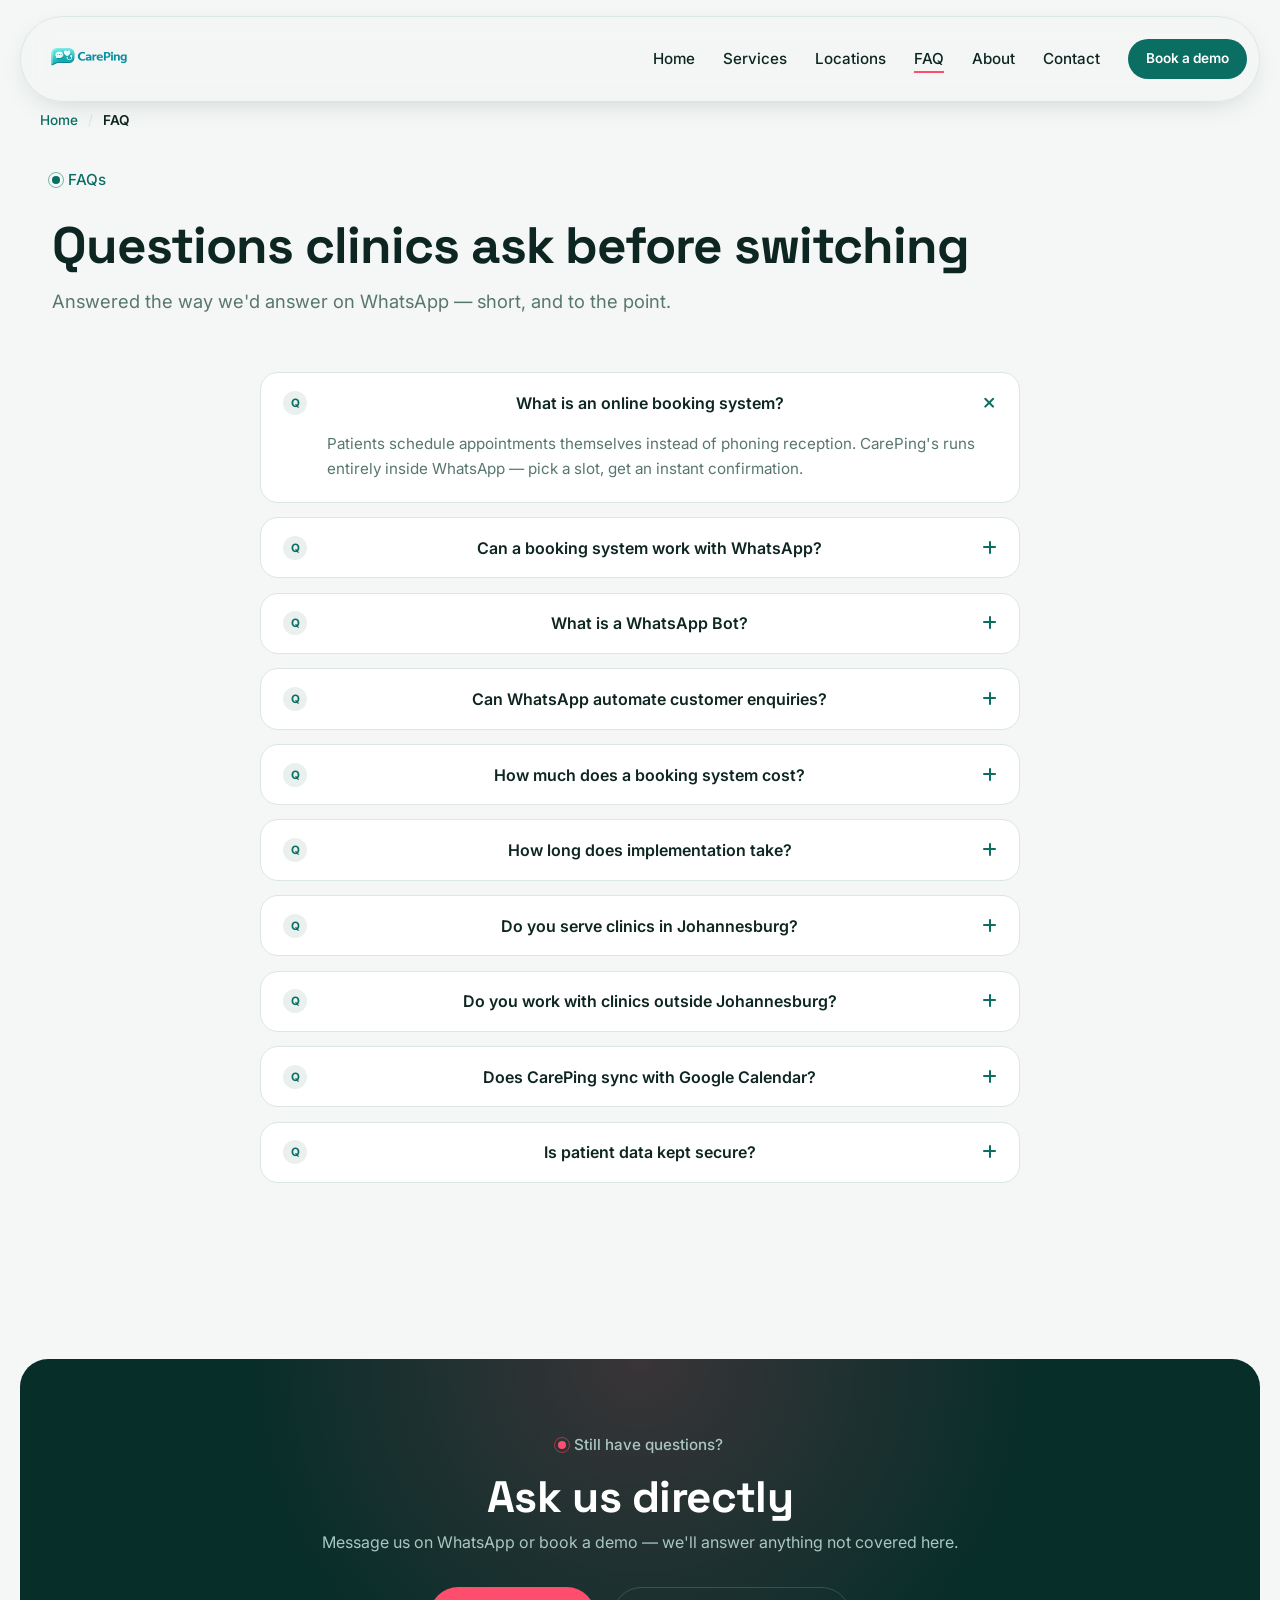
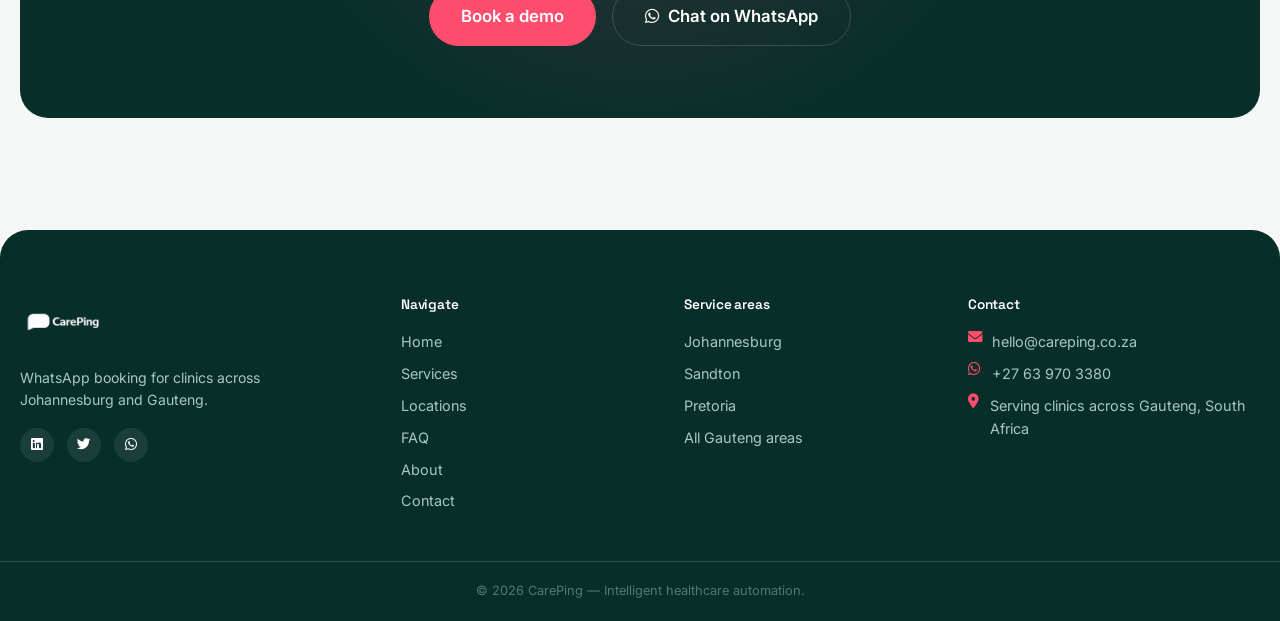
<file: faq.html>
<!DOCTYPE html>

<html lang="en-ZA">
<head>
<meta charset="utf-8"/>
<meta content="width=device-width, initial-scale=1.0, viewport-fit=cover" name="viewport"/>
<title>WhatsApp Booking System FAQs for Clinics | CarePing</title>
<meta content="Find answers about CarePing's WhatsApp booking system for clinics, including setup, Google Calendar sync, automated reminders, pricing and service coverage." name="description"/>
<meta content="index, follow, max-image-preview:large, max-snippet:-1, max-video-preview:-1" name="robots"/>
<meta content="CarePing" name="author"/>
<link href="https://www.careping.co.za/faq.html" rel="canonical"/>
<meta content="website" property="og:type"/>
<meta content="CarePing" property="og:site_name"/>
<meta content="WhatsApp Booking System FAQs for Clinics | CarePing" property="og:title"/>
<meta content="Find answers about CarePing's WhatsApp booking system for clinics, including setup, Google Calendar sync, automated reminders, pricing and service coverage." property="og:description"/>
<meta content="https://www.careping.co.za/CarePing-OG.jpg" property="og:image"/>
<meta content="1200" property="og:image:width"/>
<meta content="630" property="og:image:height"/>
<meta content="image/jpeg" property="og:image:type"/>
<meta content="CarePing WhatsApp booking system for clinics" property="og:image:alt"/>
<meta content="https://www.careping.co.za/faq.html" property="og:url"/>
<meta content="summary_large_image" name="twitter:card"/>
<meta content="WhatsApp Booking System FAQs for Clinics | CarePing" name="twitter:title"/>
<meta content="Find answers about CarePing's WhatsApp booking system for clinics, including setup, Google Calendar sync, automated reminders, pricing and service coverage." name="twitter:description"/>
<meta content="https://www.careping.co.za/CarePing-OG.jpg" name="twitter:image"/>
<meta content="CarePing WhatsApp booking system for clinics" name="twitter:image:alt"/>
<link href="CarePingFavicon.png" rel="icon" type="image/png"/>
<link href="CarePingFavicon.png" rel="shortcut icon" type="image/png"/>
<link href="CarePingFavicon.png" rel="apple-touch-icon"/>
<link href="https://fonts.googleapis.com" rel="preconnect"/>
<link crossorigin="" href="https://fonts.gstatic.com" rel="preconnect"/>
<link href="https://cdnjs.cloudflare.com" rel="preconnect"/>
<link href="https://fonts.googleapis.com/css2?family=Inter:opsz,wght@14..32,300;14..32,400;14..32,500;14..32,600;14..32,700;14..32,800&amp;display=swap" rel="stylesheet"/>
<link href="https://cdnjs.cloudflare.com/ajax/libs/font-awesome/6.0.0-beta3/css/all.min.css" rel="stylesheet"/>
<link href="style.css" rel="stylesheet"/>
<script type="application/ld+json">
{
  "@context": "https://schema.org",
  "@graph": [
    {
      "@type": "Organization",
      "@id": "https://www.careping.co.za/#organization",
      "name": "CarePing",
      "url": "https://www.careping.co.za/",
      "logo": {
        "@type": "ImageObject",
        "url": "https://www.careping.co.za/CarePingLogoTwo.png"
      },
      "image": "https://www.careping.co.za/CarePing-OG.jpg",
      "description": "CarePing provides WhatsApp-based appointment booking and clinic automation for healthcare practices in South Africa.",
      "email": "hello@careping.co.za",
      "telephone": "+27639703380",
      "areaServed": [
        {
          "@type": "City",
          "name": "Johannesburg"
        },
        {
          "@type": "City",
          "name": "Sandton"
        },
        {
          "@type": "City",
          "name": "Midrand"
        },
        {
          "@type": "City",
          "name": "Randburg"
        },
        {
          "@type": "City",
          "name": "Pretoria"
        },
        {
          "@type": "AdministrativeArea",
          "name": "Gauteng"
        },
        {
          "@type": "Country",
          "name": "South Africa"
        }
      ],
      "contactPoint": {
        "@type": "ContactPoint",
        "contactType": "sales",
        "telephone": "+27639703380",
        "email": "hello@careping.co.za",
        "availableLanguage": "English"
      }
    },
    {
      "@type": "WebSite",
      "@id": "https://www.careping.co.za/#website",
      "url": "https://www.careping.co.za/",
      "name": "CarePing",
      "publisher": {
        "@id": "https://www.careping.co.za/#organization"
      }
    },
    {
      "@type": "FAQPage",
      "@id": "https://www.careping.co.za/faq.html#webpage",
      "url": "https://www.careping.co.za/faq.html",
      "name": "WhatsApp Booking System FAQs for Clinics | CarePing",
      "isPartOf": {
        "@id": "https://www.careping.co.za/#website"
      },
      "about": {
        "@id": "https://www.careping.co.za/#organization"
      },
      "primaryImageOfPage": {
        "@type": "ImageObject",
        "url": "https://www.careping.co.za/CarePing-OG.jpg"
      },
      "description": "Find answers about CarePing's WhatsApp booking system for clinics, including setup, Google Calendar sync, automated reminders, pricing and service coverage."
    },
    {
      "@type": "BreadcrumbList",
      "@id": "https://www.careping.co.za/faq.html#breadcrumb",
      "itemListElement": [
        {
          "@type": "ListItem",
          "position": 1,
          "name": "Home",
          "item": "https://www.careping.co.za/"
        },
        {
          "@type": "ListItem",
          "position": 2,
          "name": "Faq",
          "item": "https://www.careping.co.za/faq.html"
        }
      ]
    },
    {
      "@type": "FAQPage",
      "@id": "https://www.careping.co.za/faq.html#faq",
      "mainEntity": [
        {
          "@type": "Question",
          "name": "Navigate",
          "acceptedAnswer": {
            "@type": "Answer",
            "text": "hello@careping.co.za"
          }
        },
        {
          "@type": "Question",
          "name": "Service areas",
          "acceptedAnswer": {
            "@type": "Answer",
            "text": "hello@careping.co.za"
          }
        },
        {
          "@type": "Question",
          "name": "Contact",
          "acceptedAnswer": {
            "@type": "Answer",
            "text": "hello@careping.co.za"
          }
        }
      ]
    }
  ]
}
  </script>
</head>
<body>
<header class="site-header">
<div class="container header-container">
<div class="logo-area">
<a href="index.html"><img alt="CarePing — WhatsApp booking system for clinics" decoding="async" height="1024" src="CarePingLogoTwo.png" width="1536"/></a>
</div>
<nav class="main-nav" id="mainNav">
<ul class="nav-list">
<li><a class="nav-link" href="index.html">Home</a></li>
<li><a class="nav-link" href="services.html">Services</a></li>
<li><a class="nav-link" href="locations.html">Locations</a></li>
<li><a class="nav-link current" href="faq.html">FAQ</a></li>
<li><a class="nav-link" href="about.html">About</a></li>
<li><a class="nav-link" href="contact.html">Contact</a></li>
</ul>
<div class="header-cta">
<a class="btn btn-primary btn-sm" href="contact.html">Book a demo</a>
</div>
</nav>
<button aria-label="Menu" class="mobile-menu-toggle" id="mobileToggle"><i class="fas fa-bars"></i></button>
</div>
</header>
<div class="breadcrumb-bar">
<div class="chat-header-bar"><a href="index.html">Home</a><span class="sep">/</span><span class="current">FAQ</span></div>
</div>
<main>
<section class="page-hero">
<div class="container">
<span class="kicker"><span class="ping-dot"></span>FAQs</span>
<h1>Questions clinics ask before switching</h1>
<p class="lead">Answered the way we'd answer on WhatsApp — short, and to the point.</p>
</div>
</section>
<section class="band" style="padding-top:0;">
<div class="container">
<div class="faq-list">
<div class="faq-item open">
<button aria-expanded="true" class="faq-question">What is an online booking system?<i class="fas fa-plus"></i></button>
<div class="faq-answer"><div class="faq-answer-inner">Patients schedule appointments themselves instead of phoning reception. CarePing's runs entirely inside WhatsApp — pick a slot, get an instant confirmation.</div></div>
</div>
<div class="faq-item">
<button aria-expanded="false" class="faq-question">Can a booking system work with WhatsApp?<i class="fas fa-plus"></i></button>
<div class="faq-answer"><div class="faq-answer-inner">Yes — that's exactly how CarePing works. No separate app or web portal; the whole system runs on your existing WhatsApp Business number.</div></div>
</div>
<div class="faq-item">
<button aria-expanded="false" class="faq-question">What is a WhatsApp Bot?<i class="fas fa-plus"></i></button>
<div class="faq-answer"><div class="faq-answer-inner">An automated assistant that replies on WhatsApp without a person typing each message. Ours is built specifically for clinics — booking, questions, reminders.</div></div>
</div>
<div class="faq-item">
<button aria-expanded="false" class="faq-question">Can WhatsApp automate customer enquiries?<i class="fas fa-plus"></i></button>
<div class="faq-answer"><div class="faq-answer-inner">Yes. Availability, booking, rescheduling and cancellations all run automatically — reception steps in only for exceptions.</div></div>
</div>
<div class="faq-item">
<button aria-expanded="false" class="faq-question">How much does a booking system cost?<i class="fas fa-plus"></i></button>
<div class="faq-answer"><div class="faq-answer-inner">It depends on clinic size and appointment volume, with no setup fees. Book a demo and we'll walk you through pricing for your practice.</div></div>
</div>
<div class="faq-item">
<button aria-expanded="false" class="faq-question">How long does implementation take?<i class="fas fa-plus"></i></button>
<div class="faq-answer"><div class="faq-answer-inner">Most clinics are live within a few days of connecting WhatsApp and Google Calendar — no retraining required.</div></div>
</div>
<div class="faq-item">
<button aria-expanded="false" class="faq-question">Do you serve clinics in Johannesburg?<i class="fas fa-plus"></i></button>
<div class="faq-answer"><div class="faq-answer-inner">Yes — Johannesburg is one of our largest concentrations, along with Sandton, Randburg, Midrand and the rest of Gauteng. See our <a href="locations.html">full service area</a>.</div></div>
</div>
<div class="faq-item">
<button aria-expanded="false" class="faq-question">Do you work with clinics outside Johannesburg?<i class="fas fa-plus"></i></button>
<div class="faq-answer"><div class="faq-answer-inner">Yes. We serve clinics across Gauteng — Pretoria, Centurion, the East Rand — and support practices elsewhere in South Africa on request.</div></div>
</div>
<div class="faq-item">
<button aria-expanded="false" class="faq-question">Does CarePing sync with Google Calendar?<i class="fas fa-plus"></i></button>
<div class="faq-answer"><div class="faq-answer-inner">Yes — every WhatsApp booking syncs two-way with Google Calendar automatically, so your calendar stays accurate without manual updates.</div></div>
</div>
<div class="faq-item">
<button aria-expanded="false" class="faq-question">Is patient data kept secure?<i class="fas fa-plus"></i></button>
<div class="faq-answer"><div class="faq-answer-inner">Booking data is stored in a secure database and used only to manage appointments — never sold or shared.</div></div>
</div>
</div>
</div>
</section>
<section class="band">
<div class="container cta-band">
<span class="kicker on-deep" style="justify-content:center;"><span class="ping-dot"></span>Still have questions?</span>
<h2>Ask us directly</h2>
<p>Message us on WhatsApp or book a demo — we'll answer anything not covered here.</p>
<div class="cta-group">
<a class="btn btn-ping btn-large" href="contact.html">Book a demo</a>
<a class="btn btn-outline on-deep btn-large whatsapp-trigger" href="#"><i class="fab fa-whatsapp"></i> Chat on WhatsApp</a>
</div>
</div>
</section>
</main>
<footer class="site-footer">
<div class="container footer-grid">
<div class="footer-brand">
<img alt="CarePing" decoding="async" height="1024" loading="lazy" src="CarePingLogoTwo.png" width="1536"/>
<p>WhatsApp booking for clinics across Johannesburg and Gauteng.</p>
<div class="social-icons"><i class="fab fa-linkedin"></i><i class="fab fa-twitter"></i><i class="fab fa-whatsapp"></i></div>
</div>
<div class="footer-links">
<h4>Navigate</h4>
<a href="index.html">Home</a><a href="services.html">Services</a><a href="locations.html">Locations</a>
<a href="faq.html">FAQ</a><a href="about.html">About</a><a href="contact.html">Contact</a>
</div>
<div class="footer-links">
<h4>Service areas</h4>
<a href="locations.html#johannesburg">Johannesburg</a><a href="locations.html#sandton">Sandton</a>
<a href="locations.html#pretoria">Pretoria</a><a href="locations.html">All Gauteng areas</a>
</div>
<div class="footer-contact">
<h4>Contact</h4>
<p><i class="fas fa-envelope"></i>hello@careping.co.za</p>
<p><i class="fab fa-whatsapp"></i>+27 63 970 3380</p>
<p><i class="fas fa-map-marker-alt"></i>Serving clinics across Gauteng, South Africa</p>
</div>
</div>
<div class="footer-bottom"><p>© 2026 CarePing — Intelligent healthcare automation.</p></div>
</footer>
<div class="mobile-cta-bar">
<a class="btn btn-primary" href="contact.html">Book a demo</a>
<a class="btn btn-whatsapp whatsapp-trigger" href="#"><i class="fab fa-whatsapp"></i></a>
</div>
<script src="script.js"></script>
</body>
</html>
</file>
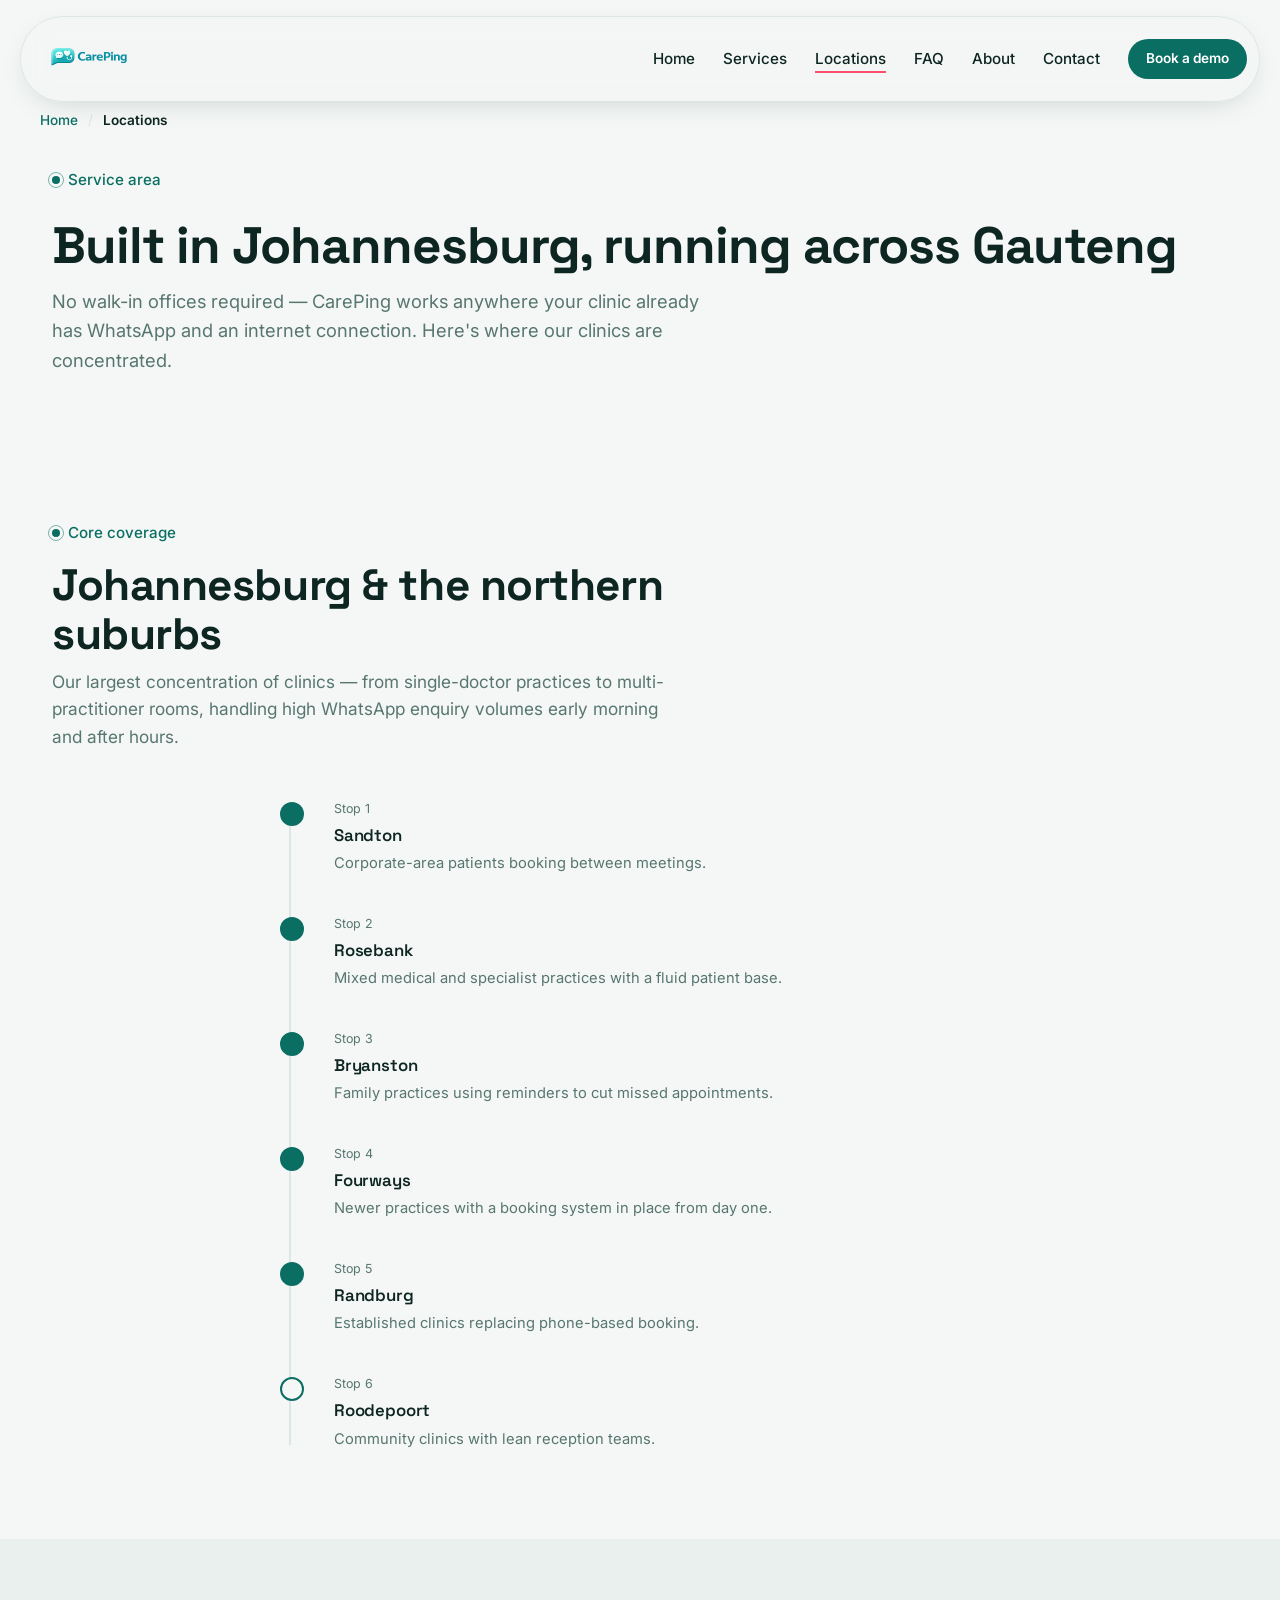
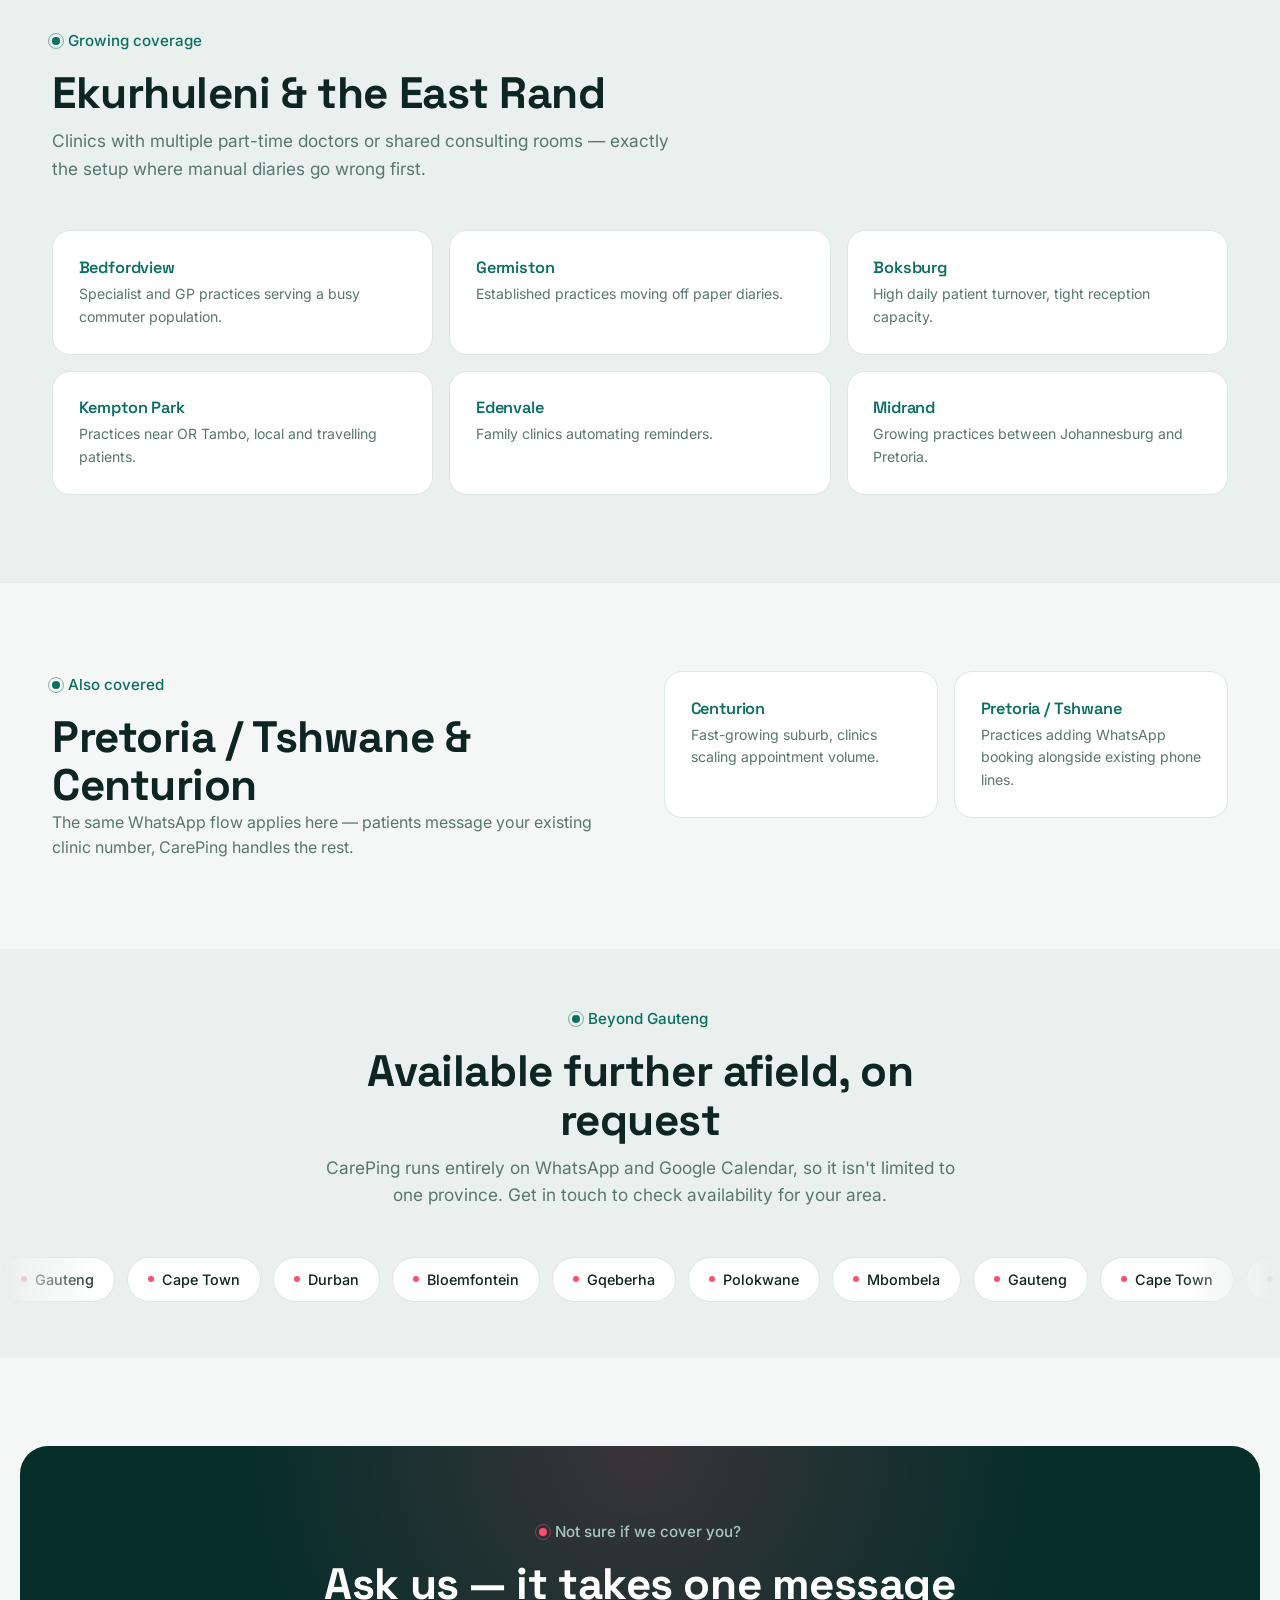
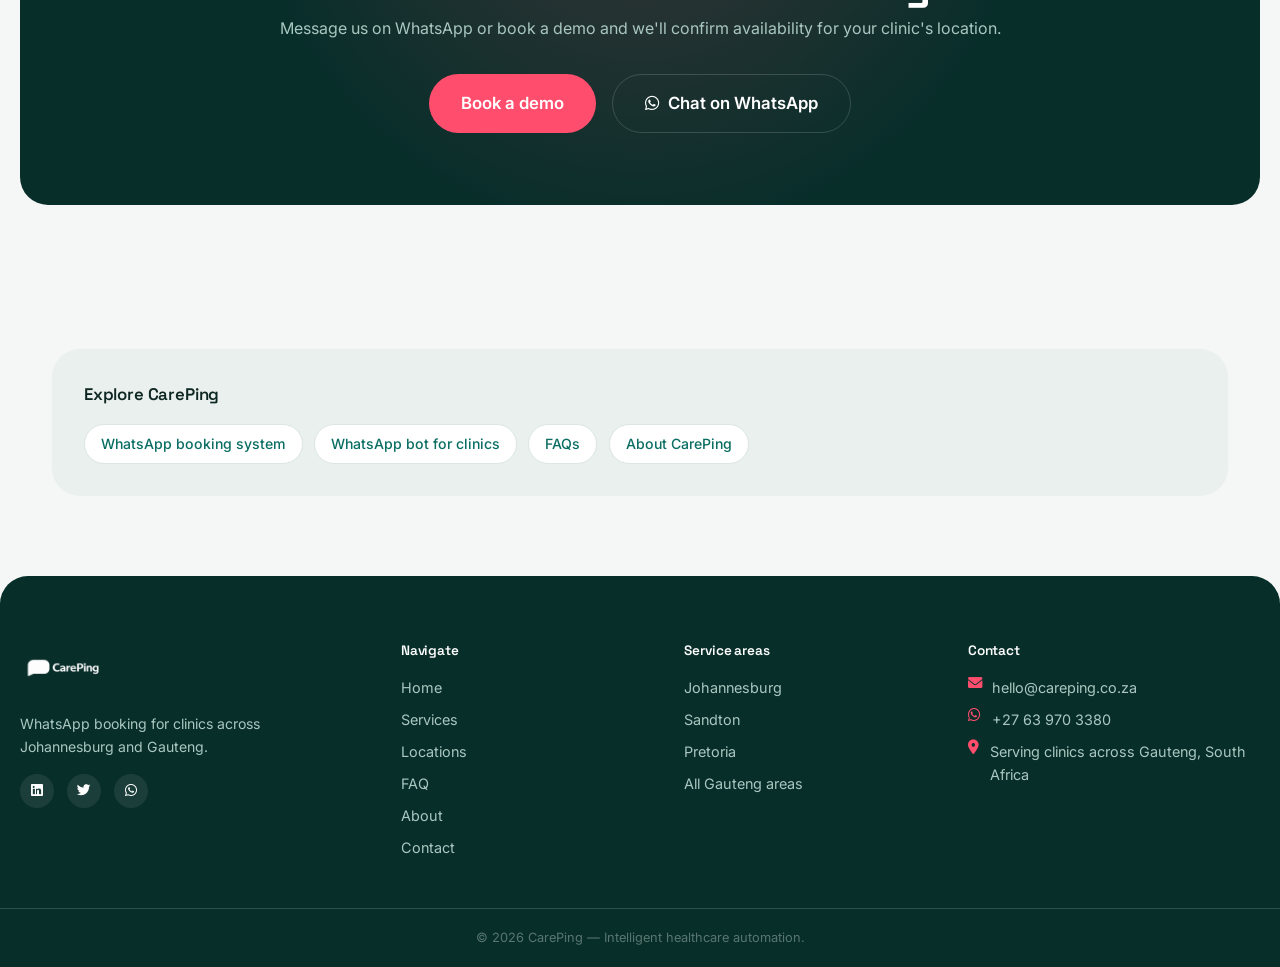
<file: locations.html>
<!DOCTYPE html>

<html lang="en-ZA">
<head>
<meta charset="utf-8"/>
<meta content="width=device-width, initial-scale=1.0, viewport-fit=cover" name="viewport"/>
<title>WhatsApp Booking System in Johannesburg &amp; Gauteng | CarePing</title>
<meta content="CarePing provides WhatsApp appointment booking and clinic automation for practices in Johannesburg, Sandton, Midrand, Pretoria, Ekurhuleni and across Gauteng, with service available across South Africa." name="description"/>
<meta content="index, follow, max-image-preview:large, max-snippet:-1, max-video-preview:-1" name="robots"/>
<meta content="CarePing" name="author"/>
<link href="https://www.careping.co.za/locations.html" rel="canonical"/>
<meta content="website" property="og:type"/>
<meta content="CarePing" property="og:site_name"/>
<meta content="WhatsApp Booking System in Johannesburg &amp; Gauteng | CarePing" property="og:title"/>
<meta content="CarePing provides WhatsApp appointment booking and clinic automation for practices in Johannesburg, Sandton, Midrand, Pretoria, Ekurhuleni and across Gauteng, with service available across South Africa." property="og:description"/>
<meta content="https://www.careping.co.za/CarePing-OG.jpg" property="og:image"/>
<meta content="1200" property="og:image:width"/>
<meta content="630" property="og:image:height"/>
<meta content="image/jpeg" property="og:image:type"/>
<meta content="CarePing WhatsApp booking system for clinics" property="og:image:alt"/>
<meta content="https://www.careping.co.za/locations.html" property="og:url"/>
<meta content="summary_large_image" name="twitter:card"/>
<meta content="WhatsApp Booking System in Johannesburg &amp; Gauteng | CarePing" name="twitter:title"/>
<meta content="CarePing provides WhatsApp appointment booking and clinic automation for practices in Johannesburg, Sandton, Midrand, Pretoria, Ekurhuleni and across Gauteng, with service available across South Africa." name="twitter:description"/>
<meta content="https://www.careping.co.za/CarePing-OG.jpg" name="twitter:image"/>
<meta content="CarePing WhatsApp booking system for clinics" name="twitter:image:alt"/>
<link href="CarePingFavicon.png" rel="icon" type="image/png"/>
<link href="CarePingFavicon.png" rel="shortcut icon" type="image/png"/>
<link href="CarePingFavicon.png" rel="apple-touch-icon"/>
<link href="https://fonts.googleapis.com" rel="preconnect"/>
<link crossorigin="" href="https://fonts.gstatic.com" rel="preconnect"/>
<link href="https://cdnjs.cloudflare.com" rel="preconnect"/>
<link href="https://fonts.googleapis.com/css2?family=Inter:opsz,wght@14..32,300;14..32,400;14..32,500;14..32,600;14..32,700;14..32,800&amp;display=swap" rel="stylesheet"/>
<link href="https://cdnjs.cloudflare.com/ajax/libs/font-awesome/6.0.0-beta3/css/all.min.css" rel="stylesheet"/>
<link href="style.css" rel="stylesheet"/>
<script type="application/ld+json">
{
  "@context": "https://schema.org",
  "@graph": [
    {
      "@type": "Organization",
      "@id": "https://www.careping.co.za/#organization",
      "name": "CarePing",
      "url": "https://www.careping.co.za/",
      "logo": {
        "@type": "ImageObject",
        "url": "https://www.careping.co.za/CarePingLogoTwo.png"
      },
      "image": "https://www.careping.co.za/CarePing-OG.jpg",
      "description": "CarePing provides WhatsApp-based appointment booking and clinic automation for healthcare practices in South Africa.",
      "email": "hello@careping.co.za",
      "telephone": "+27639703380",
      "areaServed": [
        {
          "@type": "City",
          "name": "Johannesburg"
        },
        {
          "@type": "City",
          "name": "Sandton"
        },
        {
          "@type": "City",
          "name": "Midrand"
        },
        {
          "@type": "City",
          "name": "Randburg"
        },
        {
          "@type": "City",
          "name": "Pretoria"
        },
        {
          "@type": "AdministrativeArea",
          "name": "Gauteng"
        },
        {
          "@type": "Country",
          "name": "South Africa"
        }
      ],
      "contactPoint": {
        "@type": "ContactPoint",
        "contactType": "sales",
        "telephone": "+27639703380",
        "email": "hello@careping.co.za",
        "availableLanguage": "English"
      }
    },
    {
      "@type": "WebSite",
      "@id": "https://www.careping.co.za/#website",
      "url": "https://www.careping.co.za/",
      "name": "CarePing",
      "publisher": {
        "@id": "https://www.careping.co.za/#organization"
      }
    },
    {
      "@type": "CollectionPage",
      "@id": "https://www.careping.co.za/locations.html#webpage",
      "url": "https://www.careping.co.za/locations.html",
      "name": "WhatsApp Booking System in Johannesburg & Gauteng | CarePing",
      "isPartOf": {
        "@id": "https://www.careping.co.za/#website"
      },
      "about": {
        "@id": "https://www.careping.co.za/#organization"
      },
      "primaryImageOfPage": {
        "@type": "ImageObject",
        "url": "https://www.careping.co.za/CarePing-OG.jpg"
      },
      "description": "CarePing provides WhatsApp appointment booking and clinic automation for practices in Johannesburg, Sandton, Midrand, Pretoria, Ekurhuleni and across Gauteng, with service available across South Africa."
    },
    {
      "@type": "BreadcrumbList",
      "@id": "https://www.careping.co.za/locations.html#breadcrumb",
      "itemListElement": [
        {
          "@type": "ListItem",
          "position": 1,
          "name": "Home",
          "item": "https://www.careping.co.za/"
        },
        {
          "@type": "ListItem",
          "position": 2,
          "name": "Locations",
          "item": "https://www.careping.co.za/locations.html"
        }
      ]
    }
  ]
}
  </script>
</head>
<body>
<header class="site-header">
<div class="container header-container">
<div class="logo-area">
<a href="index.html"><img alt="CarePing — WhatsApp booking system for clinics" decoding="async" height="1024" src="CarePingLogoTwo.png" width="1536"/></a>
</div>
<nav class="main-nav" id="mainNav">
<ul class="nav-list">
<li><a class="nav-link" href="index.html">Home</a></li>
<li><a class="nav-link" href="services.html">Services</a></li>
<li><a class="nav-link current" href="locations.html">Locations</a></li>
<li><a class="nav-link" href="faq.html">FAQ</a></li>
<li><a class="nav-link" href="about.html">About</a></li>
<li><a class="nav-link" href="contact.html">Contact</a></li>
</ul>
<div class="header-cta">
<a class="btn btn-primary btn-sm" href="contact.html">Book a demo</a>
</div>
</nav>
<button aria-label="Menu" class="mobile-menu-toggle" id="mobileToggle"><i class="fas fa-bars"></i></button>
</div>
</header>
<div class="breadcrumb-bar">
<div class="chat-header-bar"><a href="index.html">Home</a><span class="sep">/</span><span class="current">Locations</span></div>
</div>
<main>
<section class="page-hero">
<div class="container">
<span class="kicker"><span class="ping-dot"></span>Service area</span>
<h1>Built in Johannesburg, running across Gauteng</h1>
<p class="lead">No walk-in offices required — CarePing works anywhere your clinic already has WhatsApp and an internet connection. Here's where our clinics are concentrated.</p>
</div>
</section>
<!-- JOHANNESBURG — route rail -->
<section class="band" id="johannesburg">
<div class="container">
<div class="section-head">
<span class="kicker"><span class="ping-dot"></span>Core coverage</span>
<h2>Johannesburg &amp; the northern suburbs</h2>
<p>Our largest concentration of clinics — from single-doctor practices to multi-practitioner rooms, handling high WhatsApp enquiry volumes early morning and after hours.</p>
</div>
<div class="thread" id="sandton">
<div class="thread-step done"><div class="time">Stop 1</div><h4>Sandton</h4><p>Corporate-area patients booking between meetings.</p></div>
<div class="thread-step done"><div class="time">Stop 2</div><h4>Rosebank</h4><p>Mixed medical and specialist practices with a fluid patient base.</p></div>
<div class="thread-step done"><div class="time">Stop 3</div><h4>Bryanston</h4><p>Family practices using reminders to cut missed appointments.</p></div>
<div class="thread-step done"><div class="time">Stop 4</div><h4>Fourways</h4><p>Newer practices with a booking system in place from day one.</p></div>
<div class="thread-step done"><div class="time">Stop 5</div><h4>Randburg</h4><p>Established clinics replacing phone-based booking.</p></div>
<div class="thread-step"><div class="time">Stop 6</div><h4>Roodepoort</h4><p>Community clinics with lean reception teams.</p></div>
</div>
</div>
</section>
<!-- EAST RAND — bento -->
<section class="band band-dim" id="ekurhuleni">
<div class="container">
<div class="section-head">
<span class="kicker"><span class="ping-dot"></span>Growing coverage</span>
<h2>Ekurhuleni &amp; the East Rand</h2>
<p>Clinics with multiple part-time doctors or shared consulting rooms — exactly the setup where manual diaries go wrong first.</p>
</div>
<div class="location-card-grid">
<div class="location-card"><h3>Bedfordview</h3><p>Specialist and GP practices serving a busy commuter population.</p></div>
<div class="location-card"><h3>Germiston</h3><p>Established practices moving off paper diaries.</p></div>
<div class="location-card"><h3>Boksburg</h3><p>High daily patient turnover, tight reception capacity.</p></div>
<div class="location-card"><h3>Kempton Park</h3><p>Practices near OR Tambo, local and travelling patients.</p></div>
<div class="location-card"><h3>Edenvale</h3><p>Family clinics automating reminders.</p></div>
<div class="location-card"><h3>Midrand</h3><p>Growing practices between Johannesburg and Pretoria.</p></div>
</div>
</div>
</section>
<!-- PRETORIA -->
<section class="band" id="pretoria">
<div class="container two-col">
<div>
<span class="kicker"><span class="ping-dot"></span>Also covered</span>
<h2>Pretoria / Tshwane &amp; Centurion</h2>
<p>The same WhatsApp flow applies here — patients message your existing clinic number, CarePing handles the rest.</p>
</div>
<div class="location-card-grid" style="grid-template-columns:1fr 1fr; margin-top:0;">
<div class="location-card"><h3>Centurion</h3><p>Fast-growing suburb, clinics scaling appointment volume.</p></div>
<div class="location-card"><h3>Pretoria / Tshwane</h3><p>Practices adding WhatsApp booking alongside existing phone lines.</p></div>
</div>
</div>
</section>
<!-- BEYOND GAUTENG — marquee -->
<section class="band-tight band-dim">
<div class="container">
<div class="section-head center">
<span class="kicker"><span class="ping-dot"></span>Beyond Gauteng</span>
<h2>Available further afield, on request</h2>
<p>CarePing runs entirely on WhatsApp and Google Calendar, so it isn't limited to one province. Get in touch to check availability for your area.</p>
</div>
</div>
<div class="marquee">
<div class="marquee-track">
<span class="area-chip"><span class="ping-dot"></span>Gauteng</span>
<span class="area-chip"><span class="ping-dot"></span>Cape Town</span>
<span class="area-chip"><span class="ping-dot"></span>Durban</span>
<span class="area-chip"><span class="ping-dot"></span>Bloemfontein</span>
<span class="area-chip"><span class="ping-dot"></span>Gqeberha</span>
<span class="area-chip"><span class="ping-dot"></span>Polokwane</span>
<span class="area-chip"><span class="ping-dot"></span>Mbombela</span>
<span class="area-chip"><span class="ping-dot"></span>Gauteng</span>
<span class="area-chip"><span class="ping-dot"></span>Cape Town</span>
<span class="area-chip"><span class="ping-dot"></span>Durban</span>
<span class="area-chip"><span class="ping-dot"></span>Bloemfontein</span>
<span class="area-chip"><span class="ping-dot"></span>Gqeberha</span>
</div>
</div>
</section>
<section class="band">
<div class="container cta-band">
<span class="kicker on-deep" style="justify-content:center;"><span class="ping-dot"></span>Not sure if we cover you?</span>
<h2>Ask us — it takes one message</h2>
<p>Message us on WhatsApp or book a demo and we'll confirm availability for your clinic's location.</p>
<div class="cta-group">
<a class="btn btn-ping btn-large" href="contact.html">Book a demo</a>
<a class="btn btn-outline on-deep btn-large whatsapp-trigger" href="#"><i class="fab fa-whatsapp"></i> Chat on WhatsApp</a>
</div>
</div>
</section>
<section class="band-tight">
<div class="container">
<div class="related-links">
<h4>Explore CarePing</h4>
<div class="related-links-list">
<a href="services.html">WhatsApp booking system</a>
<a href="services.html#whatsapp-bot">WhatsApp bot for clinics</a>
<a href="faq.html">FAQs</a>
<a href="about.html">About CarePing</a>
</div>
</div>
</div>
</section>
</main>
<footer class="site-footer">
<div class="container footer-grid">
<div class="footer-brand">
<img alt="CarePing" decoding="async" height="1024" loading="lazy" src="CarePingLogoTwo.png" width="1536"/>
<p>WhatsApp booking for clinics across Johannesburg and Gauteng.</p>
<div class="social-icons"><i class="fab fa-linkedin"></i><i class="fab fa-twitter"></i><i class="fab fa-whatsapp"></i></div>
</div>
<div class="footer-links">
<h4>Navigate</h4>
<a href="index.html">Home</a><a href="services.html">Services</a><a href="locations.html">Locations</a>
<a href="faq.html">FAQ</a><a href="about.html">About</a><a href="contact.html">Contact</a>
</div>
<div class="footer-links">
<h4>Service areas</h4>
<a href="locations.html#johannesburg">Johannesburg</a><a href="locations.html#sandton">Sandton</a>
<a href="locations.html#pretoria">Pretoria</a><a href="locations.html">All Gauteng areas</a>
</div>
<div class="footer-contact">
<h4>Contact</h4>
<p><i class="fas fa-envelope"></i>hello@careping.co.za</p>
<p><i class="fab fa-whatsapp"></i>+27 63 970 3380</p>
<p><i class="fas fa-map-marker-alt"></i>Serving clinics across Gauteng, South Africa</p>
</div>
</div>
<div class="footer-bottom"><p>© 2026 CarePing — Intelligent healthcare automation.</p></div>
</footer>
<div class="mobile-cta-bar">
<a class="btn btn-primary" href="contact.html">Book a demo</a>
<a class="btn btn-whatsapp whatsapp-trigger" href="#"><i class="fab fa-whatsapp"></i></a>
</div>
<script src="script.js"></script>
</body>
</html>
</file>
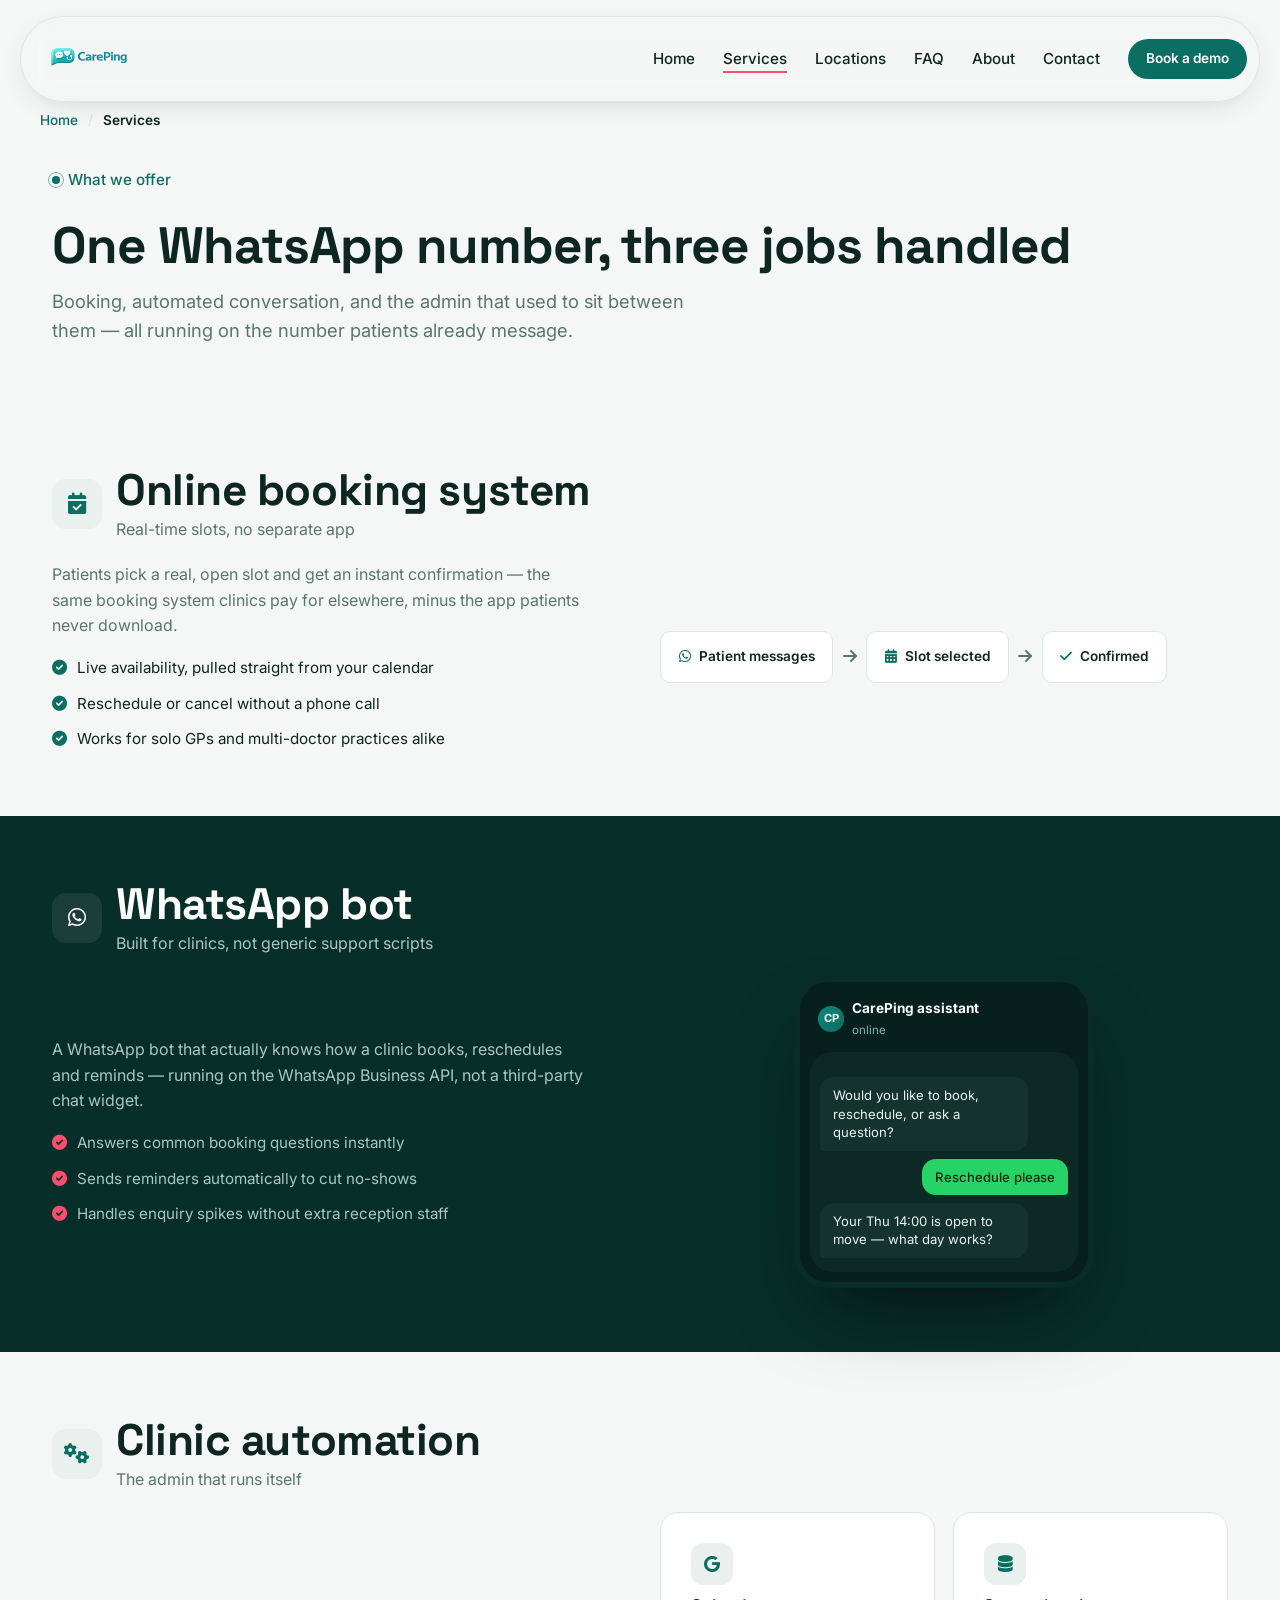
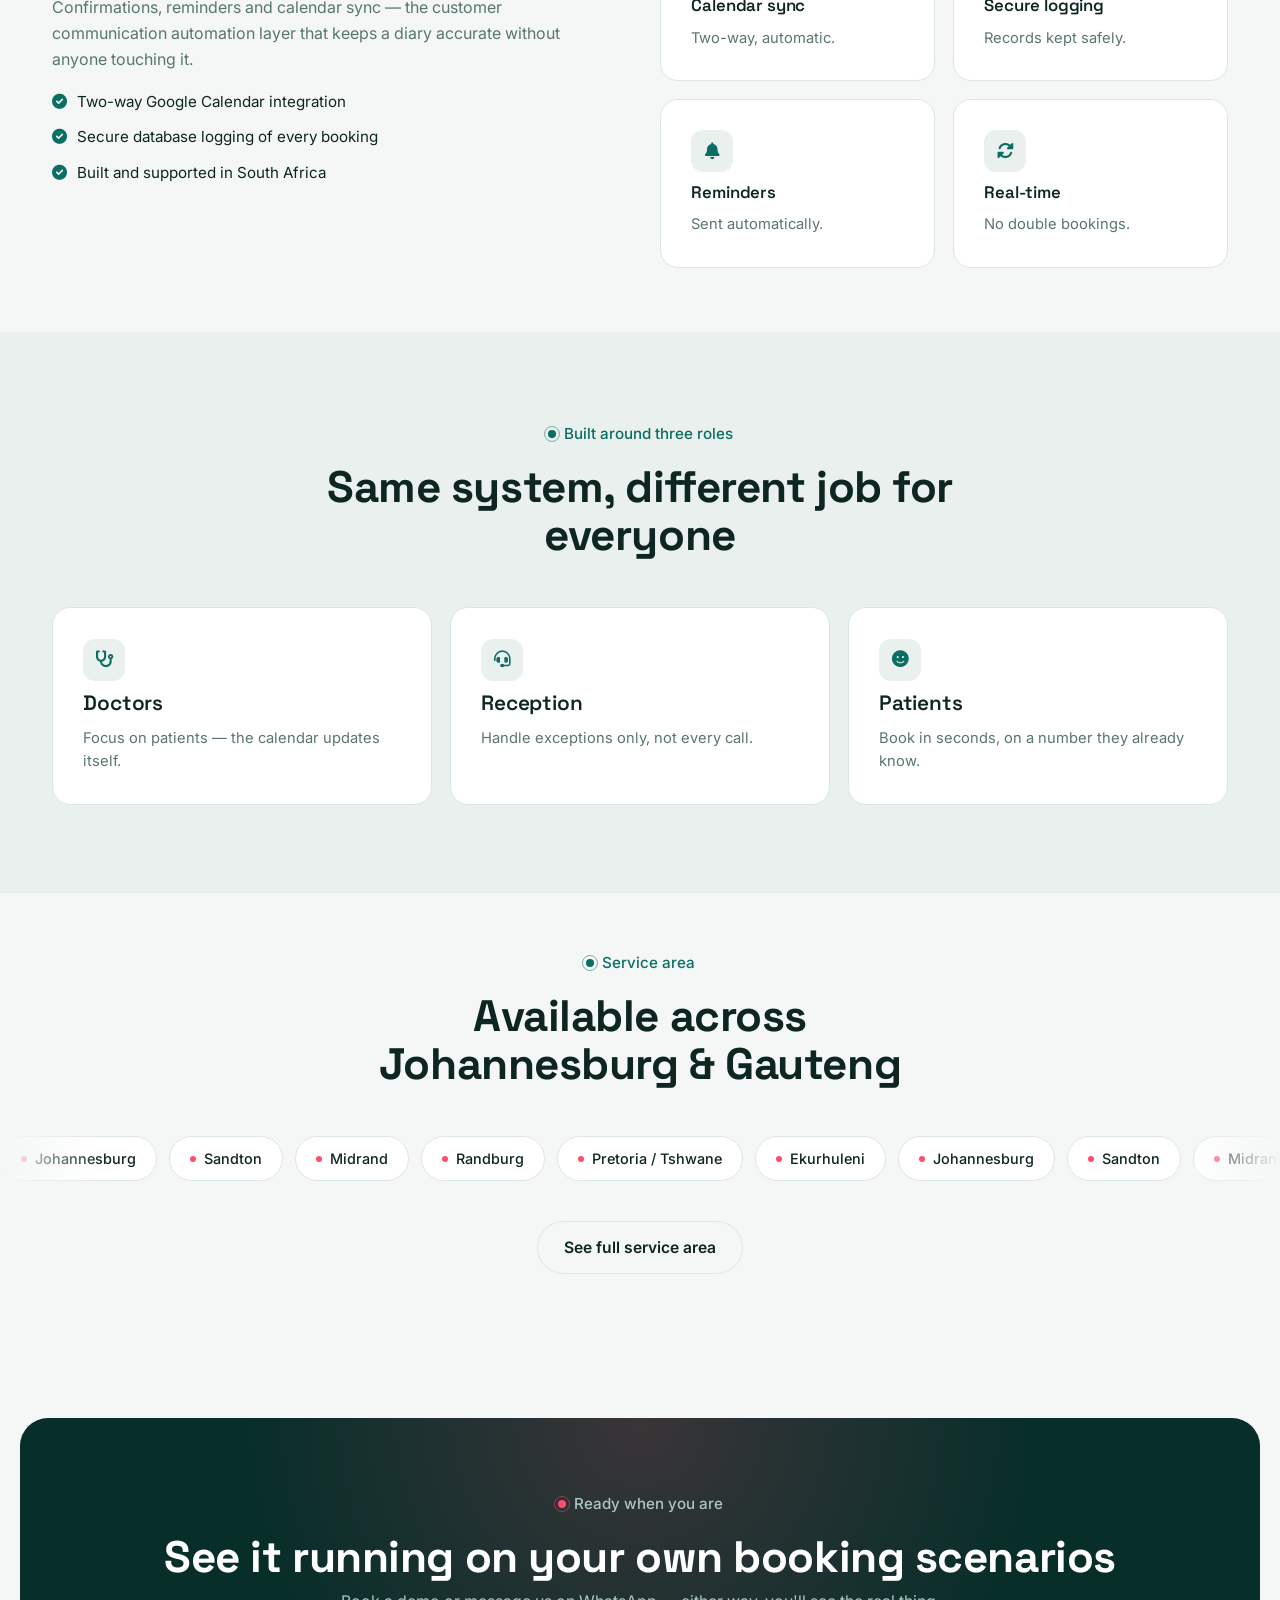
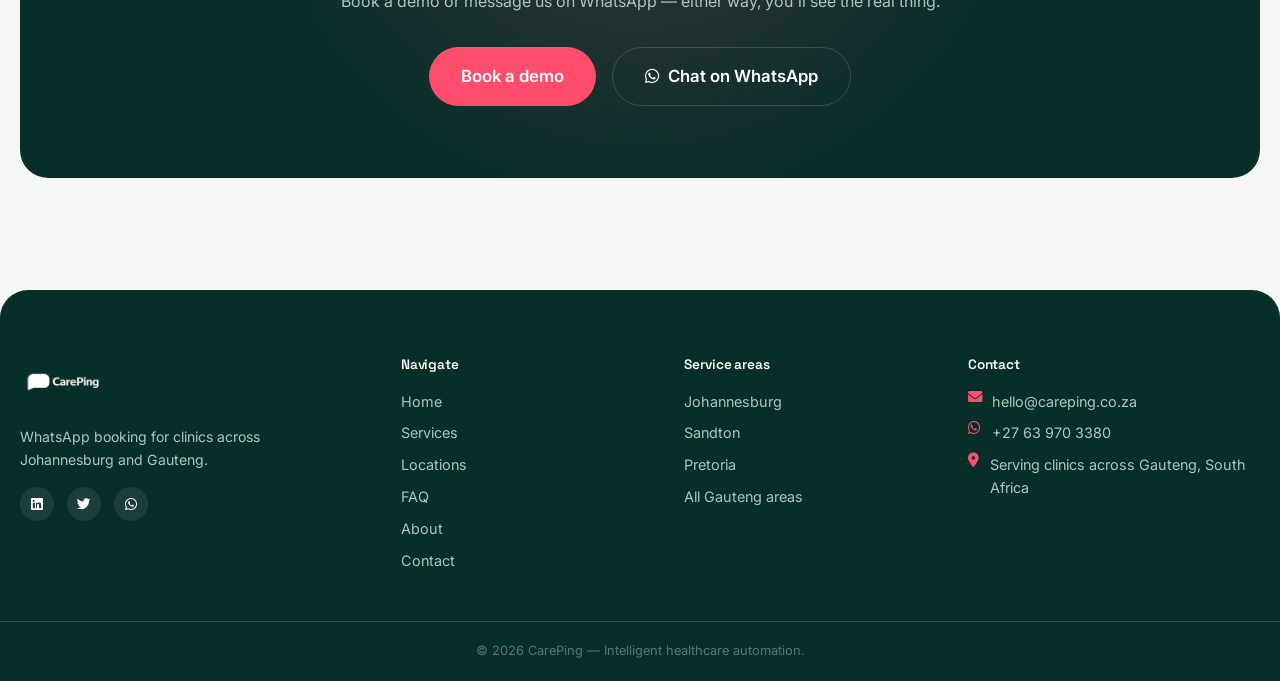
<file: services.html>
<!DOCTYPE html>

<html lang="en-ZA">
<head>
<meta charset="utf-8"/>
<meta content="width=device-width, initial-scale=1.0, viewport-fit=cover" name="viewport"/>
<title>WhatsApp Booking &amp; Clinic Automation | CarePing</title>
<meta content="Explore CarePing's WhatsApp booking system, clinic chatbot and appointment automation services for healthcare practices in Johannesburg, Gauteng and across South Africa." name="description"/>
<meta content="index, follow, max-image-preview:large, max-snippet:-1, max-video-preview:-1" name="robots"/>
<meta content="CarePing" name="author"/>
<link href="https://www.careping.co.za/services.html" rel="canonical"/>
<meta content="website" property="og:type"/>
<meta content="CarePing" property="og:site_name"/>
<meta content="WhatsApp Booking &amp; Clinic Automation | CarePing" property="og:title"/>
<meta content="Explore CarePing's WhatsApp booking system, clinic chatbot and appointment automation services for healthcare practices in Johannesburg, Gauteng and across South Africa." property="og:description"/>
<meta content="https://www.careping.co.za/CarePing-OG.jpg" property="og:image"/>
<meta content="1200" property="og:image:width"/>
<meta content="630" property="og:image:height"/>
<meta content="image/jpeg" property="og:image:type"/>
<meta content="CarePing WhatsApp booking system for clinics" property="og:image:alt"/>
<meta content="https://www.careping.co.za/services.html" property="og:url"/>
<meta content="summary_large_image" name="twitter:card"/>
<meta content="WhatsApp Booking &amp; Clinic Automation | CarePing" name="twitter:title"/>
<meta content="Explore CarePing's WhatsApp booking system, clinic chatbot and appointment automation services for healthcare practices in Johannesburg, Gauteng and across South Africa." name="twitter:description"/>
<meta content="https://www.careping.co.za/CarePing-OG.jpg" name="twitter:image"/>
<meta content="CarePing WhatsApp booking system for clinics" name="twitter:image:alt"/>
<link href="CarePingFavicon.png" rel="icon" type="image/png"/>
<link href="CarePingFavicon.png" rel="shortcut icon" type="image/png"/>
<link href="CarePingFavicon.png" rel="apple-touch-icon"/>
<link href="https://fonts.googleapis.com" rel="preconnect"/>
<link crossorigin="" href="https://fonts.gstatic.com" rel="preconnect"/>
<link href="https://cdnjs.cloudflare.com" rel="preconnect"/>
<link href="https://fonts.googleapis.com/css2?family=Inter:opsz,wght@14..32,300;14..32,400;14..32,500;14..32,600;14..32,700;14..32,800&amp;display=swap" rel="stylesheet"/>
<link href="https://cdnjs.cloudflare.com/ajax/libs/font-awesome/6.0.0-beta3/css/all.min.css" rel="stylesheet"/>
<link href="style.css" rel="stylesheet"/>
<script type="application/ld+json">
{
  "@context": "https://schema.org",
  "@graph": [
    {
      "@type": "Organization",
      "@id": "https://www.careping.co.za/#organization",
      "name": "CarePing",
      "url": "https://www.careping.co.za/",
      "logo": {
        "@type": "ImageObject",
        "url": "https://www.careping.co.za/CarePingLogoTwo.png"
      },
      "image": "https://www.careping.co.za/CarePing-OG.jpg",
      "description": "CarePing provides WhatsApp-based appointment booking and clinic automation for healthcare practices in South Africa.",
      "email": "hello@careping.co.za",
      "telephone": "+27639703380",
      "areaServed": [
        {
          "@type": "City",
          "name": "Johannesburg"
        },
        {
          "@type": "City",
          "name": "Sandton"
        },
        {
          "@type": "City",
          "name": "Midrand"
        },
        {
          "@type": "City",
          "name": "Randburg"
        },
        {
          "@type": "City",
          "name": "Pretoria"
        },
        {
          "@type": "AdministrativeArea",
          "name": "Gauteng"
        },
        {
          "@type": "Country",
          "name": "South Africa"
        }
      ],
      "contactPoint": {
        "@type": "ContactPoint",
        "contactType": "sales",
        "telephone": "+27639703380",
        "email": "hello@careping.co.za",
        "availableLanguage": "English"
      }
    },
    {
      "@type": "WebSite",
      "@id": "https://www.careping.co.za/#website",
      "url": "https://www.careping.co.za/",
      "name": "CarePing",
      "publisher": {
        "@id": "https://www.careping.co.za/#organization"
      }
    },
    {
      "@type": "WebPage",
      "@id": "https://www.careping.co.za/services.html#webpage",
      "url": "https://www.careping.co.za/services.html",
      "name": "WhatsApp Booking & Clinic Automation | CarePing",
      "isPartOf": {
        "@id": "https://www.careping.co.za/#website"
      },
      "about": {
        "@id": "https://www.careping.co.za/#organization"
      },
      "primaryImageOfPage": {
        "@type": "ImageObject",
        "url": "https://www.careping.co.za/CarePing-OG.jpg"
      },
      "description": "Explore CarePing's WhatsApp booking system, clinic chatbot and appointment automation services for healthcare practices in Johannesburg, Gauteng and across South Africa."
    },
    {
      "@type": "BreadcrumbList",
      "@id": "https://www.careping.co.za/services.html#breadcrumb",
      "itemListElement": [
        {
          "@type": "ListItem",
          "position": 1,
          "name": "Home",
          "item": "https://www.careping.co.za/"
        },
        {
          "@type": "ListItem",
          "position": 2,
          "name": "Services",
          "item": "https://www.careping.co.za/services.html"
        }
      ]
    },
    {
      "@type": "Service",
      "@id": "https://www.careping.co.za/services.html#service-1",
      "name": "Online Appointment Booking System for Clinics",
      "serviceType": "Online appointment booking system",
      "provider": {
        "@id": "https://www.careping.co.za/#organization"
      },
      "url": "https://www.careping.co.za/services.html",
      "areaServed": [
        {
          "@type": "City",
          "name": "Johannesburg"
        },
        {
          "@type": "City",
          "name": "Sandton"
        },
        {
          "@type": "City",
          "name": "Midrand"
        },
        {
          "@type": "City",
          "name": "Randburg"
        },
        {
          "@type": "City",
          "name": "Pretoria"
        },
        {
          "@type": "AdministrativeArea",
          "name": "Gauteng"
        },
        {
          "@type": "Country",
          "name": "South Africa"
        }
      ],
      "description": "Real-time clinic appointment booking through WhatsApp, with availability and confirmations."
    },
    {
      "@type": "Service",
      "@id": "https://www.careping.co.za/services.html#service-2",
      "name": "WhatsApp Bot for Clinics",
      "serviceType": "WhatsApp business automation",
      "provider": {
        "@id": "https://www.careping.co.za/#organization"
      },
      "url": "https://www.careping.co.za/services.html",
      "areaServed": [
        {
          "@type": "City",
          "name": "Johannesburg"
        },
        {
          "@type": "City",
          "name": "Sandton"
        },
        {
          "@type": "City",
          "name": "Midrand"
        },
        {
          "@type": "City",
          "name": "Randburg"
        },
        {
          "@type": "City",
          "name": "Pretoria"
        },
        {
          "@type": "AdministrativeArea",
          "name": "Gauteng"
        },
        {
          "@type": "Country",
          "name": "South Africa"
        }
      ],
      "description": "Automated WhatsApp assistant for clinic enquiries, appointment booking, rescheduling, cancellations and reminders."
    },
    {
      "@type": "Service",
      "@id": "https://www.careping.co.za/services.html#service-3",
      "name": "Clinic Appointment Automation",
      "serviceType": "Clinic workflow automation",
      "provider": {
        "@id": "https://www.careping.co.za/#organization"
      },
      "url": "https://www.careping.co.za/services.html",
      "areaServed": [
        {
          "@type": "City",
          "name": "Johannesburg"
        },
        {
          "@type": "City",
          "name": "Sandton"
        },
        {
          "@type": "City",
          "name": "Midrand"
        },
        {
          "@type": "City",
          "name": "Randburg"
        },
        {
          "@type": "City",
          "name": "Pretoria"
        },
        {
          "@type": "AdministrativeArea",
          "name": "Gauteng"
        },
        {
          "@type": "Country",
          "name": "South Africa"
        }
      ],
      "description": "Automation for confirmations, reminders and calendar synchronisation to reduce manual appointment administration."
    }
  ]
}
  </script>
</head>
<body>
<header class="site-header">
<div class="container header-container">
<div class="logo-area">
<a href="index.html"><img alt="CarePing — WhatsApp booking system for clinics" decoding="async" height="1024" src="CarePingLogoTwo.png" width="1536"/></a>
</div>
<nav class="main-nav" id="mainNav">
<ul class="nav-list">
<li><a class="nav-link" href="index.html">Home</a></li>
<li><a class="nav-link current" href="services.html">Services</a></li>
<li><a class="nav-link" href="locations.html">Locations</a></li>
<li><a class="nav-link" href="faq.html">FAQ</a></li>
<li><a class="nav-link" href="about.html">About</a></li>
<li><a class="nav-link" href="contact.html">Contact</a></li>
</ul>
<div class="header-cta">
<a class="btn btn-primary btn-sm" href="contact.html">Book a demo</a>
</div>
</nav>
<button aria-label="Menu" class="mobile-menu-toggle" id="mobileToggle"><i class="fas fa-bars"></i></button>
</div>
</header>
<div class="breadcrumb-bar">
<div class="chat-header-bar"><a href="index.html">Home</a><span class="sep">/</span><span class="current">Services</span></div>
</div>
<main>
<section class="page-hero">
<div class="container">
<span class="kicker"><span class="ping-dot"></span>What we offer</span>
<h1>One WhatsApp number, three jobs handled</h1>
<p class="lead">Booking, automated conversation, and the admin that used to sit between them — all running on the number patients already message.</p>
</div>
</section>
<!-- BOOKING SYSTEM -->
<section class="service-detail" id="booking-system">
<div class="container">
<div class="service-detail-head">
<span class="icon-badge"><i class="fas fa-calendar-check"></i></span>
<div>
<h2 style="margin-bottom:0.2rem;">Online booking system</h2>
<p style="margin:0;">Real-time slots, no separate app</p>
</div>
</div>
<div class="service-detail-grid">
<div>
<p class="lead" style="font-size:1rem;">Patients pick a real, open slot and get an instant confirmation — the same booking system clinics pay for elsewhere, minus the app patients never download.</p>
<ul class="mini-list">
<li><i class="fas fa-check-circle"></i> Live availability, pulled straight from your calendar</li>
<li><i class="fas fa-check-circle"></i> Reschedule or cancel without a phone call</li>
<li><i class="fas fa-check-circle"></i> Works for solo GPs and multi-doctor practices alike</li>
</ul>
</div>
<div class="flow-chips">
<span class="chip"><i class="fab fa-whatsapp"></i>Patient messages</span>
<span class="arrow"><i class="fas fa-arrow-right"></i></span>
<span class="chip"><i class="fas fa-calendar-alt"></i>Slot selected</span>
<span class="arrow"><i class="fas fa-arrow-right"></i></span>
<span class="chip"><i class="fas fa-check"></i>Confirmed</span>
</div>
</div>
</div>
</section>
<!-- WHATSAPP BOT -->
<section class="service-detail band-deep" id="whatsapp-bot">
<div class="container">
<div class="service-detail-head">
<span class="icon-badge"><i class="fab fa-whatsapp"></i></span>
<div>
<h2 style="margin-bottom:0.2rem;">WhatsApp bot</h2>
<p style="margin:0;">Built for clinics, not generic support scripts</p>
</div>
</div>
<div class="service-detail-grid">
<div>
<p class="lead" style="font-size:1rem;">A WhatsApp bot that actually knows how a clinic books, reschedules and reminds — running on the WhatsApp Business API, not a third-party chat widget.</p>
<ul class="mini-list">
<li><i class="fas fa-check-circle"></i> Answers common booking questions instantly</li>
<li><i class="fas fa-check-circle"></i> Sends reminders automatically to cut no-shows</li>
<li><i class="fas fa-check-circle"></i> Handles enquiry spikes without extra reception staff</li>
</ul>
</div>
<div class="phone" style="transform:none; margin:0 auto;">
<div class="phone-head">
<div class="avatar">CP</div>
<div class="who"><strong>CarePing assistant</strong><span>online</span></div>
</div>
<div class="phone-body" style="min-height:220px;">
<div class="bubble bot in">Would you like to book, reschedule, or ask a question?</div>
<div class="bubble user in">Reschedule please</div>
<div class="bubble bot in">Your Thu 14:00 is open to move — what day works?</div>
</div>
</div>
</div>
</div>
</section>
<!-- AUTOMATION -->
<section class="service-detail" id="automation">
<div class="container">
<div class="service-detail-head">
<span class="icon-badge"><i class="fas fa-cogs"></i></span>
<div>
<h2 style="margin-bottom:0.2rem;">Clinic automation</h2>
<p style="margin:0;">The admin that runs itself</p>
</div>
</div>
<div class="service-detail-grid">
<div>
<p class="lead" style="font-size:1rem;">Confirmations, reminders and calendar sync — the customer communication automation layer that keeps a diary accurate without anyone touching it.</p>
<ul class="mini-list">
<li><i class="fas fa-check-circle"></i> Two-way Google Calendar integration</li>
<li><i class="fas fa-check-circle"></i> Secure database logging of every booking</li>
<li><i class="fas fa-check-circle"></i> Built and supported in South Africa</li>
</ul>
</div>
<div class="bento" style="grid-template-columns:repeat(2,1fr);">
<div class="bento-card"><div class="glyph"><i class="fab fa-google"></i></div><h3 style="font-size:1.05rem;">Calendar sync</h3><p>Two-way, automatic.</p></div>
<div class="bento-card"><div class="glyph"><i class="fas fa-database"></i></div><h3 style="font-size:1.05rem;">Secure logging</h3><p>Records kept safely.</p></div>
<div class="bento-card"><div class="glyph"><i class="fas fa-bell"></i></div><h3 style="font-size:1.05rem;">Reminders</h3><p>Sent automatically.</p></div>
<div class="bento-card"><div class="glyph"><i class="fas fa-sync-alt"></i></div><h3 style="font-size:1.05rem;">Real-time</h3><p>No double bookings.</p></div>
</div>
</div>
</div>
</section>
<!-- WHO IT'S FOR -->
<section class="band band-dim">
<div class="container">
<div class="section-head center">
<span class="kicker"><span class="ping-dot"></span>Built around three roles</span>
<h2>Same system, different job for everyone</h2>
</div>
<div class="trio">
<div class="bento-card"><div class="glyph"><i class="fas fa-stethoscope"></i></div><h3>Doctors</h3><p>Focus on patients — the calendar updates itself.</p></div>
<div class="bento-card"><div class="glyph"><i class="fas fa-headset"></i></div><h3>Reception</h3><p>Handle exceptions only, not every call.</p></div>
<div class="bento-card"><div class="glyph"><i class="fas fa-smile"></i></div><h3>Patients</h3><p>Book in seconds, on a number they already know.</p></div>
</div>
</div>
</section>
<section class="band-tight">
<div class="container">
<div class="section-head center">
<span class="kicker"><span class="ping-dot"></span>Service area</span>
<h2>Available across Johannesburg &amp; Gauteng</h2>
</div>
</div>
<div class="marquee">
<div class="marquee-track">
<span class="area-chip"><span class="ping-dot"></span>Johannesburg</span>
<span class="area-chip"><span class="ping-dot"></span>Sandton</span>
<span class="area-chip"><span class="ping-dot"></span>Midrand</span>
<span class="area-chip"><span class="ping-dot"></span>Randburg</span>
<span class="area-chip"><span class="ping-dot"></span>Pretoria / Tshwane</span>
<span class="area-chip"><span class="ping-dot"></span>Ekurhuleni</span>
<span class="area-chip"><span class="ping-dot"></span>Johannesburg</span>
<span class="area-chip"><span class="ping-dot"></span>Sandton</span>
<span class="area-chip"><span class="ping-dot"></span>Midrand</span>
<span class="area-chip"><span class="ping-dot"></span>Randburg</span>
<span class="area-chip"><span class="ping-dot"></span>Pretoria / Tshwane</span>
<span class="area-chip"><span class="ping-dot"></span>Ekurhuleni</span>
</div>
</div>
<div class="container center-text mt-lg">
<a class="btn btn-outline" href="locations.html">See full service area</a>
</div>
</section>
<section class="band">
<div class="container cta-band">
<span class="kicker on-deep" style="justify-content:center;"><span class="ping-dot"></span>Ready when you are</span>
<h2>See it running on your own booking scenarios</h2>
<p>Book a demo or message us on WhatsApp — either way, you'll see the real thing.</p>
<div class="cta-group">
<a class="btn btn-ping btn-large" href="contact.html">Book a demo</a>
<a class="btn btn-outline on-deep btn-large whatsapp-trigger" href="#"><i class="fab fa-whatsapp"></i> Chat on WhatsApp</a>
</div>
</div>
</section>
</main>
<footer class="site-footer">
<div class="container footer-grid">
<div class="footer-brand">
<img alt="CarePing" decoding="async" height="1024" loading="lazy" src="CarePingLogoTwo.png" width="1536"/>
<p>WhatsApp booking for clinics across Johannesburg and Gauteng.</p>
<div class="social-icons"><i class="fab fa-linkedin"></i><i class="fab fa-twitter"></i><i class="fab fa-whatsapp"></i></div>
</div>
<div class="footer-links">
<h4>Navigate</h4>
<a href="index.html">Home</a><a href="services.html">Services</a><a href="locations.html">Locations</a>
<a href="faq.html">FAQ</a><a href="about.html">About</a><a href="contact.html">Contact</a>
</div>
<div class="footer-links">
<h4>Service areas</h4>
<a href="locations.html#johannesburg">Johannesburg</a><a href="locations.html#sandton">Sandton</a>
<a href="locations.html#pretoria">Pretoria</a><a href="locations.html">All Gauteng areas</a>
</div>
<div class="footer-contact">
<h4>Contact</h4>
<p><i class="fas fa-envelope"></i>hello@careping.co.za</p>
<p><i class="fab fa-whatsapp"></i>+27 63 970 3380</p>
<p><i class="fas fa-map-marker-alt"></i>Serving clinics across Gauteng, South Africa</p>
</div>
</div>
<div class="footer-bottom"><p>© 2026 CarePing — Intelligent healthcare automation.</p></div>
</footer>
<div class="mobile-cta-bar">
<a class="btn btn-primary" href="contact.html">Book a demo</a>
<a class="btn btn-whatsapp whatsapp-trigger" href="#"><i class="fab fa-whatsapp"></i></a>
</div>
<script src="script.js"></script>
</body>
</html>
</file>
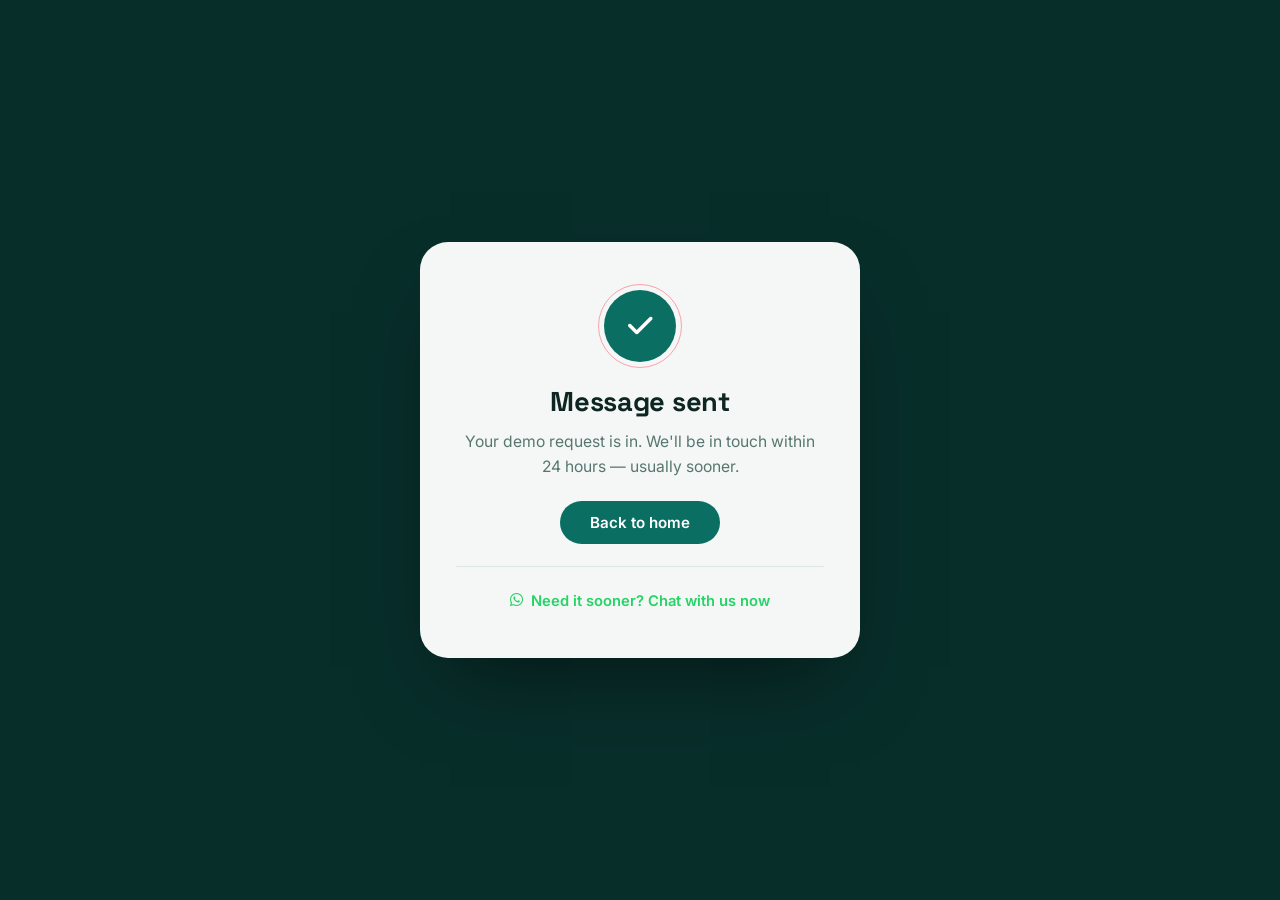
<file: thank-you.html>
<!DOCTYPE html>
<html lang="en-ZA">

<head>
  <meta charset="UTF-8">
  <meta name="viewport" content="width=device-width, initial-scale=1.0">
  <title>Thank You — CarePing</title>
  <meta name="robots" content="noindex, follow">
  <link rel="icon" type="image/png" href="CarePingFavicon.png">
  <link href="https://fonts.googleapis.com/css2?family=Space+Grotesk:wght@600;700&family=Inter:wght@400;500;600&display=swap" rel="stylesheet">
  <link rel="stylesheet" href="https://cdnjs.cloudflare.com/ajax/libs/font-awesome/6.0.0-beta3/css/all.min.css">
  <style>
    * { margin: 0; padding: 0; box-sizing: border-box; }

    body {
      font-family: 'Inter', -apple-system, BlinkMacSystemFont, 'Segoe UI', sans-serif;
      background: #082E2A;
      min-height: 100vh;
      display: flex;
      align-items: center;
      justify-content: center;
      padding: 20px;
    }

    .card {
      max-width: 440px;
      width: 100%;
      background: #F4F7F5;
      border-radius: 28px;
      padding: 48px 36px;
      text-align: center;
      box-shadow: 0 40px 80px -30px rgba(0,0,0,0.5);
      animation: rise 0.5s ease-out;
    }

    .tick-circle {
      width: 72px; height: 72px;
      background: #0B6E63;
      border-radius: 50%;
      display: flex; align-items: center; justify-content: center;
      margin: 0 auto 22px;
      position: relative;
    }

    .tick-circle::after {
      content: '';
      position: absolute; inset: -6px;
      border-radius: 50%;
      border: 1px solid #FF4D6D;
      opacity: 0.5;
      animation: pulse 2.2s ease-out infinite;
    }

    .tick-circle i { color: white; font-size: 28px; }

    h1 {
      font-family: 'Space Grotesk', sans-serif;
      font-size: 1.7rem;
      color: #0E2622;
      margin-bottom: 10px;
      letter-spacing: -0.01em;
    }

    p { color: #587670; line-height: 1.6; margin-bottom: 22px; font-size: 0.98rem; }

    .btn-home {
      display: inline-block;
      background: #0B6E63;
      color: white;
      padding: 12px 30px;
      border-radius: 100px;
      text-decoration: none;
      font-weight: 600;
      font-size: 0.95rem;
      transition: transform 0.2s;
    }

    .btn-home:hover { transform: translateY(-2px); background: #0F857A; }

    .wa-link {
      margin-top: 22px;
      padding-top: 22px;
      border-top: 1px solid #DCE6E2;
    }

    .wa-link a {
      color: #25D366;
      text-decoration: none;
      font-weight: 600;
      font-size: 0.92rem;
      display: inline-flex;
      align-items: center;
      gap: 8px;
    }
    .wa-link a:hover { text-decoration: underline; }

    @keyframes rise { from { opacity: 0; transform: translateY(20px); } to { opacity: 1; transform: translateY(0); } }
    @keyframes pulse { 0% { transform: scale(0.9); opacity: 0.6; } 100% { transform: scale(1.5); opacity: 0; } }

    @media (prefers-reduced-motion: reduce) {
      .card { animation: none; }
      .tick-circle::after { animation: none; }
    }
  </style>
</head>

<body>
  <div class="card">
    <div class="tick-circle"><i class="fas fa-check"></i></div>
    <h1>Message sent</h1>
    <p>Your demo request is in. We'll be in touch within 24 hours — usually sooner.</p>
    <a href="index.html" class="btn-home">Back to home</a>
    <div class="wa-link">
      <a href="#" id="whatsappThankYou"><i class="fab fa-whatsapp"></i> Need it sooner? Chat with us now</a>
    </div>
  </div>

  <script>
    const whatsappBtn = document.getElementById('whatsappThankYou');
    if (whatsappBtn) {
      whatsappBtn.addEventListener('click', (e) => {
        e.preventDefault();
        const phoneNumber = '27639703380';
        const message = encodeURIComponent('Hi! I just submitted a demo request and wanted to follow up.');
        window.open(`https://wa.me/${phoneNumber}?text=${message}`, '_blank');
      });
    }
  </script>
</body>

</html>
</file>
<file: style.css>
@import url('https://fonts.googleapis.com/css2?family=Space+Grotesk:wght@500;600;700&display=swap');

* {
  margin: 0;
  padding: 0;
  box-sizing: border-box;
}

:root {
  --ink: #0E2622;
  --teal: #0B6E63;
  --teal-mid: #0F857A;
  --teal-deep: #082E2A;
  --teal-deep-2: #0A3833;
  --ping: #FF4D6D;
  --ping-soft: #FFE1E6;
  --paper: #F4F7F5;
  --paper-dim: #EAF0ED;
  --white: #FFFFFF;
  --line: #DCE6E2;
  --line-deep: rgba(244, 247, 245, 0.16);
  --muted: #587670;
  --muted-on-deep: #A9C7C0;
  --whatsapp: #25D366;

  /* --- legacy variable aliases (keep JS-referenced defaults working) --- */
  --primary-teal: var(--teal);
  --primary-dark: var(--teal-deep);

  /* --- type --- */
  --display: 'Space Grotesk', 'Inter', sans-serif;
  --body: 'Inter', -apple-system, BlinkMacSystemFont, 'Segoe UI', sans-serif;

  /* --- shape --- */
  --r-sm: 10px;
  --r-md: 18px;
  --r-lg: 28px;
  --nav-h: 76px;
}

html {
  scroll-behavior: smooth;
}

body {
  font-family: var(--body);
  color: var(--ink);
  line-height: 1.6;
  background: var(--paper);
  overflow-x: hidden;
  -webkit-font-smoothing: antialiased;
}

@media (prefers-reduced-motion: reduce) {
  html { scroll-behavior: auto; }
  *, *::before, *::after { animation-duration: 0.01ms !important; animation-iteration-count: 1 !important; transition-duration: 0.01ms !important; }
}

:focus-visible {
  outline: 2px solid var(--ping);
  outline-offset: 3px;
}

.container {
  max-width: 1240px;
  margin: 0 auto;
  padding: 0 32px;
}

@media (max-width: 768px) {
  .container { padding: 0 20px; }
}

img { max-width: 100%; display: block; }

/* ===== TYPE SCALE ===== */
h1, h2, h3, h4 {
  font-family: var(--display);
  font-weight: 700;
  letter-spacing: -0.01em;
  color: var(--ink);
}

h1 {
  font-size: clamp(2.5rem, 4.4vw + 1rem, 4.25rem);
  line-height: 1.04;
  letter-spacing: -0.02em;
}

h2 {
  font-size: clamp(1.9rem, 2.4vw + 1rem, 2.75rem);
  line-height: 1.1;
}

h3 {
  font-size: 1.3rem;
  line-height: 1.3;
  font-weight: 600;
}

h4 {
  font-size: 1.05rem;
  font-weight: 600;
}

p { color: var(--muted); }
p.lead { font-size: 1.15rem; max-width: 54ch; }

a { color: inherit; }

/* ===== STATUS / TIMESTAMP DEVICES (the conversation motif) ===== */
.status-line {
  display: inline-flex;
  align-items: center;
  gap: 8px;
  font-size: 0.85rem;
  font-weight: 500;
  color: var(--muted);
}

.status-line.on-deep { color: var(--muted-on-deep); }

.ping-dot {
  width: 8px;
  height: 8px;
  border-radius: 50%;
  background: var(--ping);
  flex-shrink: 0;
  position: relative;
}

.ping-dot::after {
  content: '';
  position: absolute;
  inset: -4px;
  border-radius: 50%;
  border: 1px solid var(--ping);
  opacity: 0.5;
  animation: pingpulse 2.2s ease-out infinite;
}

@keyframes pingpulse {
  0% { transform: scale(0.6); opacity: 0.6; }
  100% { transform: scale(1.8); opacity: 0; }
}

.ticks {
  color: var(--teal);
  font-size: 0.8rem;
}

/* ===== BUTTONS ===== */
.btn {
  display: inline-flex;
  align-items: center;
  gap: 8px;
  padding: 13px 26px;
  border-radius: 100px;
  font-weight: 600;
  font-size: 0.98rem;
  font-family: var(--body);
  text-decoration: none;
  cursor: pointer;
  border: none;
  transition: transform 0.2s ease, box-shadow 0.2s ease, background 0.2s ease;
}

.btn-primary {
  background: var(--teal);
  color: var(--white);
  box-shadow: 0 0 0 0 rgba(255, 77, 109, 0);
}

.btn-primary:hover {
  background: var(--teal-mid);
  transform: translateY(-2px);
  box-shadow: 0 10px 24px -8px rgba(11, 110, 99, 0.55);
}

.btn-ping {
  background: var(--ping);
  color: var(--white);
}

.btn-ping:hover {
  transform: translateY(-2px);
  box-shadow: 0 10px 24px -8px rgba(255, 77, 109, 0.55);
}

.btn-outline {
  background: transparent;
  border: 1.5px solid var(--line);
  color: var(--ink);
}

.btn-outline:hover {
  border-color: var(--teal);
  color: var(--teal);
}

.btn-outline.on-deep {
  border-color: var(--line-deep);
  color: var(--white);
}

.btn-outline.on-deep:hover {
  border-color: var(--white);
}

.btn-whatsapp {
  background: var(--whatsapp);
  color: var(--white);
}

.btn-whatsapp:hover {
  transform: translateY(-2px);
  box-shadow: 0 10px 24px -8px rgba(37, 211, 102, 0.55);
}

.btn-large { padding: 15px 32px; font-size: 1.05rem; }
.btn-sm { padding: 9px 18px; font-size: 0.85rem; }
.btn-block { width: 100%; justify-content: center; }

/* ===== NAV — floating capsule ===== */
.site-header {
  position: sticky;
  top: 16px;
  z-index: 1000;
  padding: 0;
}

/* full-width scrim behind the capsule so scrolled content never bleeds
   through the gaps around the pill — hidden at rest (transparent glass
   over the hero), fades in once the page has actually scrolled */
.site-header::before {
  content: '';
  position: absolute;
  top: -16px;
  left: -100vw;
  right: -100vw;
  bottom: -16px;
  background: var(--paper);
  opacity: 0;
  transition: opacity 0.25s ease;
  z-index: -1;
  pointer-events: none;
}

.site-header.is-scrolled::before { opacity: 1; }

.header-container {
  display: flex;
  justify-content: space-between;
  align-items: center;
  background: rgba(244, 247, 245, 0.78);
  backdrop-filter: blur(14px) saturate(1.4);
  -webkit-backdrop-filter: blur(14px) saturate(1.4);
  border: 1px solid var(--line);
  border-radius: 100px;
  padding: 10px 12px 10px 22px;
  box-shadow: 0 8px 30px -14px rgba(14, 38, 34, 0.25);
}

.logo-area img { width: 96px !important; height: auto !important; display: block !important; }

.main-nav {
  display: flex;
  align-items: center;
  gap: 1.75rem;
}

.nav-list {
  display: flex;
  gap: 1.75rem;
  list-style: none;
}

.nav-link {
  text-decoration: none;
  color: var(--ink);
  font-weight: 500;
  font-size: 0.95rem;
  position: relative;
  padding-bottom: 2px;
}

.nav-link::after {
  content: '';
  position: absolute;
  bottom: -3px;
  left: 0;
  width: 0;
  height: 2px;
  background: var(--ping);
  transition: width 0.25s ease;
}

.nav-link:hover::after,
.nav-link.current::after { width: 100%; }

.mobile-menu-toggle {
  display: none;
  background: var(--ink);
  color: var(--white);
  border: none;
  width: 40px;
  height: 40px;
  border-radius: 50%;
  font-size: 1.05rem;
  cursor: pointer;
  align-items: center;
  justify-content: center;
}

@media (max-width: 860px) {
  .mobile-menu-toggle { display: flex; }
  .header-cta { display: none; }
  .main-nav {
    position: fixed;
    top: 90px;
    left: 20px;
    right: 20px;
    background: var(--white);
    border: 1px solid var(--line);
    border-radius: var(--r-lg);
    flex-direction: column;
    align-items: stretch;
    padding: 1.5rem;
    box-shadow: 0 20px 50px -20px rgba(14, 38, 34, 0.35);
    opacity: 0;
    pointer-events: none;
    transform: translateY(-8px);
    transition: all 0.25s ease;
  }
  .main-nav.nav-open {
    opacity: 1;
    pointer-events: auto;
    transform: translateY(0);
  }
  .nav-list {
    flex-direction: column;
    gap: 0;
  }
  .nav-list li { border-bottom: 1px solid var(--line); }
  .nav-list li:last-child { border-bottom: none; }
  .nav-link { display: block; padding: 14px 4px; }
  .main-nav .header-cta { display: block; margin-top: 1rem; }
  .main-nav .header-cta .btn { width: 100%; justify-content: center; }
}

/* mobile sticky WhatsApp bar */
.mobile-cta-bar {
  display: none;
}

@media (max-width: 860px) {
  .mobile-cta-bar {
    display: flex;
    position: fixed;
    bottom: 0;
    left: 0;
    right: 0;
    z-index: 999;
    background: var(--white);
    border-top: 1px solid var(--line);
    padding: 10px 16px calc(10px + env(safe-area-inset-bottom));
    gap: 10px;
    box-shadow: 0 -8px 24px -16px rgba(14, 38, 34, 0.3);
  }
  .mobile-cta-bar .btn { flex: 1; justify-content: center; }
  body { padding-bottom: 74px; }
}

/* ===== SECTION BANDS ===== */
.band {
  padding: 88px 0;
}

.band-tight { padding: 56px 0; }

.band-deep {
  background: var(--teal-deep);
  color: var(--white);
}

.band-deep h1, .band-deep h2, .band-deep h3, .band-deep h4 { color: var(--white); }
.band-deep p { color: var(--muted-on-deep); }

.band-dim { background: var(--paper-dim); }

@media (max-width: 768px) {
  .band { padding: 60px 0; }
}

/* ===== KICKER (replaces generic ALL-CAPS pill eyebrow) ===== */
.kicker {
  display: inline-flex;
  align-items: center;
  gap: 8px;
  font-size: 0.95rem;
  font-weight: 500;
  color: var(--teal);
  margin-bottom: 1rem;
}

.kicker.on-deep { color: var(--muted-on-deep); }

.kicker .ping-dot { background: var(--teal); }
.kicker .ping-dot::after { border-color: var(--teal); }
.kicker.on-deep .ping-dot { background: var(--ping); }
.kicker.on-deep .ping-dot::after { border-color: var(--ping); }

.section-head {
  max-width: 640px;
  margin-bottom: 3rem;
}

.section-head.center { margin-left: auto; margin-right: auto; text-align: center; }

.section-head p { font-size: 1.08rem; margin-top: 0.6rem; }

/* ===== HERO ===== */
.hero {
  background: var(--teal-deep);
  color: var(--white);
  border-radius: 0 0 var(--r-lg) var(--r-lg);
  position: relative;
  overflow: hidden;
  padding-top: 56px;
  padding-bottom: 0;
}

.hero::before {
  content: '';
  position: absolute;
  inset: 0;
  background-image:
    radial-gradient(circle at 82% 12%, rgba(255, 77, 109, 0.18), transparent 40%),
    radial-gradient(circle at 8% 90%, rgba(37, 211, 102, 0.14), transparent 45%);
  pointer-events: none;
}

.hero-grid {
  display: grid;
  grid-template-columns: 1.05fr 0.95fr;
  gap: 2rem;
  align-items: end;
  position: relative;
  z-index: 1;
}

.hero-content {
  padding-bottom: 72px;
}

.hero-content h1 { margin: 1rem 0 1.1rem; color: var(--white); }

.hero-content .lead {
  color: var(--muted-on-deep);
  font-size: 1.15rem;
  max-width: 46ch;
  margin-bottom: 2rem;
}

.hero-buttons {
  display: flex;
  gap: 0.9rem;
  flex-wrap: wrap;
  margin-bottom: 1.75rem;
}

.hero-proof {
  display: flex;
  gap: 1.5rem;
  flex-wrap: wrap;
  font-size: 0.88rem;
  color: var(--muted-on-deep);
}

.hero-proof span { display: inline-flex; align-items: center; gap: 6px; }
.hero-proof i { color: var(--whatsapp); }

.hero-visual {
  position: relative;
  display: flex;
  justify-content: center;
  align-self: end;
}

.phone {
  width: min(300px, 78vw);
  background: #08201D;
  border-radius: 34px;
  border: 6px solid #0A2C28;
  padding: 10px;
  box-shadow: 0 40px 80px -30px rgba(0, 0, 0, 0.6);
  transform: translateY(28px);
}

@media (max-width: 900px) {
  .hero { padding-top: 28px; border-radius: 0 0 var(--r-md) var(--r-md); }
  .hero-grid { grid-template-columns: 1fr; gap: 0; align-items: stretch; }
  .hero-content { padding-bottom: 32px; text-align: left; }
  .hero-content .lead { max-width: none; }
  .hero-buttons { margin-bottom: 1.4rem; }
  .hero-buttons .btn { flex: 1 1 auto; justify-content: center; }
  .hero-visual { align-self: center; margin: 0 -20px; }
  .phone { transform: none; width: min(320px, 84vw); margin: 0 auto; }
}

@media (max-width: 420px) {
  .hero-proof { gap: 0.9rem 1.1rem; font-size: 0.82rem; }
}

.phone-head {
  display: flex;
  align-items: center;
  gap: 8px;
  padding: 6px 8px 12px;
  color: var(--white);
}

.phone-head .avatar {
  width: 26px; height: 26px; border-radius: 50%;
  background: linear-gradient(135deg, var(--teal-mid), var(--teal));
  display: flex; align-items: center; justify-content: center;
  font-size: 0.7rem; font-weight: 700;
}

.phone-head .who { font-size: 0.78rem; }
.phone-head .who strong { display: block; font-size: 0.85rem; }
.phone-head .who span { color: #7FB8AE; font-size: 0.72rem; }

.phone-body {
  background: #0D2925;
  border-radius: 22px;
  padding: 14px 10px;
  min-height: 300px;
  display: flex;
  flex-direction: column;
  justify-content: flex-end;
  gap: 8px;
}

.bubble {
  max-width: 84%;
  padding: 9px 13px;
  border-radius: 14px;
  font-size: 0.82rem;
  line-height: 1.4;
  opacity: 0;
  transform: translateY(6px);
}

.bubble.in { opacity: 1; transform: translateY(0); }

.bubble.bot {
  align-self: flex-start;
  background: #14332E;
  color: #E8F3F0;
  border-bottom-left-radius: 4px;
}

.bubble.user {
  align-self: flex-end;
  background: var(--whatsapp);
  color: #06280F;
  border-bottom-right-radius: 4px;
  font-weight: 500;
}

.bubble .meta {
  display: block;
  margin-top: 4px;
  font-size: 0.65rem;
  opacity: 0.65;
  text-align: right;
}

/* ===== PROOF STRIP (replaces old problem-cards paragraphs) ===== */
.proof-strip {
  border-top: 1px solid var(--line);
  border-bottom: 1px solid var(--line);
}

.proof-grid {
  display: grid;
  grid-template-columns: repeat(3, 1fr);
}

.proof-cell {
  padding: 40px 32px;
  border-right: 1px solid var(--line);
}

.proof-cell:last-child { border-right: none; }

.proof-cell .num {
  font-family: var(--display);
  font-size: clamp(2.4rem, 3vw, 3.2rem);
  font-weight: 700;
  color: var(--teal);
  line-height: 1;
}

.proof-cell p { margin-top: 0.5rem; color: var(--ink); font-size: 0.95rem; max-width: 26ch; }

@media (max-width: 768px) {
  .proof-grid { grid-template-columns: 1fr; }
  .proof-cell { border-right: none; border-bottom: 1px solid var(--line); }
  .proof-cell:last-child { border-bottom: none; }
}

/* ===== BENTO GRID (asymmetric — replaces uniform card kit) ===== */
.bento {
  display: grid;
  grid-template-columns: repeat(6, 1fr);
  gap: 1.1rem;
}

.bento-card {
  background: var(--white);
  border: 1px solid var(--line);
  border-radius: var(--r-md);
  padding: 1.9rem;
  display: flex;
  flex-direction: column;
  gap: 0.6rem;
}

.bento-card .glyph {
  width: 42px; height: 42px;
  border-radius: 12px;
  background: var(--paper-dim);
  color: var(--teal);
  display: flex; align-items: center; justify-content: center;
  font-size: 1.05rem;
}

.bento-card p { font-size: 0.92rem; }

.bento-wide { grid-column: span 3; }
.bento-narrow { grid-column: span 2; }
.bento-big { grid-column: span 4; grid-row: span 2; justify-content: space-between; }
.bento-tall { grid-column: span 2; grid-row: span 2; }

.bento-big h3, .bento-tall h3 { font-size: 1.5rem; }

@media (max-width: 900px) {
  .bento { grid-template-columns: 1fr 1fr; }
  .bento-wide, .bento-narrow, .bento-big, .bento-tall { grid-column: span 2; grid-row: auto; }
}

@media (max-width: 560px) {
  .bento { grid-template-columns: 1fr; }
  .bento-wide, .bento-narrow, .bento-big, .bento-tall { grid-column: span 1; }
}

/* even three-up grid (roles, values) — separate from bento's 6-col math
   so three items never leave an orphaned half-width card on row 2 */
.trio {
  display: grid;
  grid-template-columns: repeat(3, 1fr);
  gap: 1.1rem;
  margin-top: 2rem;
}

@media (max-width: 860px) {
  .trio { grid-template-columns: 1fr; }
}

/* generic small-card fallback used on a few pages */
.benefit-card, .feature-card, .problem-card, .stake-card, .location-card, .service-overview-card {
  background: var(--white);
  border: 1px solid var(--line);
  border-radius: var(--r-md);
  padding: 1.6rem;
}

/* ===== HOW IT WORKS — thread rail ===== */
.thread {
  position: relative;
  max-width: 720px;
  margin: 0 auto;
  padding-left: 34px;
}

.thread::before {
  content: '';
  position: absolute;
  left: 9px;
  top: 6px;
  bottom: 6px;
  width: 2px;
  background: var(--line);
}

.thread-step {
  position: relative;
  padding: 0 0 2.4rem 20px;
}

.thread-step:last-child { padding-bottom: 0; }

.thread-step::before {
  content: '';
  position: absolute;
  left: -34px;
  top: 3px;
  width: 20px;
  height: 20px;
  border-radius: 50%;
  background: var(--paper);
  border: 2px solid var(--teal);
}

.thread-step.done::before { background: var(--teal); }

.thread-step .time {
  font-size: 0.78rem;
  color: var(--muted);
  margin-bottom: 0.2rem;
}

.thread-step h4 { margin-bottom: 0.2rem; }
.thread-step p { font-size: 0.92rem; margin: 0; }

/* ===== DEMO CAROUSEL (kept, restyled) ===== */
.demo-wrap {
  display: grid;
  grid-template-columns: 0.9fr 1.1fr;
  gap: 3rem;
  align-items: center;
}

@media (max-width: 900px) {
  .demo-wrap { grid-template-columns: 1fr; }
}

.phone-frame {
  background: #08201D;
  border-radius: 32px;
  border: 6px solid #0A2C28;
  padding: 10px;
  max-width: 300px;
  margin: 0 auto;
  box-shadow: 0 30px 60px -24px rgba(14, 38, 34, 0.35);
}

.phone-screen {
  background: #0D2925;
  border-radius: 20px;
  padding: 16px 12px;
  min-height: 320px;
  position: relative;
  overflow: hidden;
}

.demo-step {
  display: none;
  flex-direction: column;
  gap: 8px;
}

.demo-step.active-step { display: flex; }

.whatsapp-msg {
  max-width: 84%;
  padding: 9px 13px;
  border-radius: 14px;
  font-size: 0.85rem;
  line-height: 1.4;
}

.whatsapp-msg.bot {
  align-self: flex-start;
  background: #14332E;
  color: #E8F3F0;
  border-bottom-left-radius: 4px;
}

.whatsapp-msg.user {
  align-self: flex-end;
  background: var(--whatsapp);
  color: #06280F;
  border-bottom-right-radius: 4px;
  font-weight: 500;
}

.demo-controls {
  display: flex;
  align-items: center;
  justify-content: center;
  gap: 1.2rem;
  margin-top: 1rem;
}

.demo-nav {
  width: 38px; height: 38px;
  border-radius: 50%;
  border: 1px solid var(--line);
  background: var(--white);
  cursor: pointer;
  display: flex; align-items: center; justify-content: center;
  color: var(--ink);
  transition: all 0.2s;
}

.demo-nav:hover { background: var(--teal); color: var(--white); border-color: var(--teal); }

.demo-indicator { font-size: 0.85rem; color: var(--muted); }

.demo-caption {
  display: flex; align-items: center; gap: 8px;
  margin-top: 1rem; color: var(--muted); font-size: 0.9rem;
}

.demo-caption i { color: var(--whatsapp); }

.demo-copy h2 { margin-bottom: 0.75rem; }

/* ===== CALENDAR CARD (trust section, restyled) ===== */
.calendar-card {
  background: var(--white);
  border: 1px solid var(--line);
  border-radius: var(--r-lg);
  overflow: hidden;
  box-shadow: 0 30px 60px -35px rgba(14, 38, 34, 0.35);
}

.calendar-header {
  display: flex; align-items: center; gap: 10px;
  padding: 1rem 1.2rem;
  background: var(--paper-dim);
  border-bottom: 1px solid var(--line);
  font-weight: 600; font-size: 0.9rem;
}

.calendar-header i { color: var(--teal); }
.demo-badge {
  margin-left: auto;
  font-size: 0.7rem;
  background: var(--ping-soft);
  color: var(--ping);
  padding: 3px 10px;
  border-radius: 100px;
  font-weight: 600;
}

.calendar-body { padding: 1.2rem; display: flex; flex-direction: column; gap: 0.7rem; }
.date-label { font-size: 0.8rem; color: var(--muted); margin-bottom: 0.3rem; }

.calendar-event-demo {
  border: 1px solid var(--line);
  border-left: 3px solid var(--teal);
  border-radius: var(--r-sm);
  padding: 0.75rem 0.9rem;
}

.event-time { font-size: 0.75rem; color: var(--muted); }
.event-title { font-weight: 600; margin: 2px 0 4px; font-size: 0.92rem; }
.event-details { display: flex; gap: 10px; font-size: 0.72rem; color: var(--muted); flex-wrap: wrap; }
.event-details i { margin-right: 3px; color: var(--teal); }

.integration-note {
  font-size: 0.82rem;
  color: var(--muted);
  display: flex; align-items: center; gap: 6px;
  padding-top: 0.3rem;
}

.trust-wrapper {
  display: grid;
  grid-template-columns: 1fr 1fr;
  gap: 3rem;
  align-items: center;
}

@media (max-width: 900px) {
  .trust-wrapper { grid-template-columns: 1fr; }
}

.trust-features { display: flex; flex-direction: column; gap: 1rem; margin-top: 1.5rem; }
.trust-feature { display: flex; gap: 12px; align-items: flex-start; }
.trust-feature i {
  width: 36px; height: 36px; border-radius: 10px;
  background: var(--paper-dim); color: var(--teal);
  display: flex; align-items: center; justify-content: center;
  flex-shrink: 0; font-size: 0.9rem;
}
.trust-feature strong { display: block; font-size: 0.95rem; }
.trust-feature span { font-size: 0.85rem; color: var(--muted); }

/* ===== AREA MARQUEE ===== */
.marquee {
  overflow: hidden;
  -webkit-mask-image: linear-gradient(90deg, transparent, #000 8%, #000 92%, transparent);
  mask-image: linear-gradient(90deg, transparent, #000 8%, #000 92%, transparent);
}

.marquee-track {
  display: flex;
  gap: 0.75rem;
  width: max-content;
  animation: marquee 32s linear infinite;
}

@media (prefers-reduced-motion: reduce) {
  .marquee-track { animation: none; }
}

@keyframes marquee {
  from { transform: translateX(0); }
  to { transform: translateX(-50%); }
}

.area-chip {
  background: var(--white);
  border: 1px solid var(--line);
  color: var(--ink);
  padding: 10px 20px;
  border-radius: 100px;
  font-size: 0.9rem;
  font-weight: 500;
  white-space: nowrap;
  display: inline-flex;
  align-items: center;
  gap: 8px;
}

.area-chip .ping-dot { width: 6px; height: 6px; }
.area-chip .ping-dot::after { display: none; }

/* ===== CTA BAND ===== */
.cta-band {
  background: var(--teal-deep);
  color: var(--white);
  border-radius: var(--r-lg);
  padding: 72px 48px;
  text-align: center;
  position: relative;
  overflow: hidden;
}

.cta-band::before {
  content: '';
  position: absolute;
  inset: 0;
  background: radial-gradient(circle at 50% 0%, rgba(255, 77, 109, 0.2), transparent 55%);
}

.cta-band > * { position: relative; z-index: 1; }

.cta-band h2 { color: var(--white); margin-bottom: 0.5rem; }
.cta-band p { color: var(--muted-on-deep); margin-bottom: 2rem; }

.cta-group { display: flex; gap: 1rem; justify-content: center; flex-wrap: wrap; }

@media (max-width: 600px) {
  .cta-band { padding: 48px 24px; border-radius: var(--r-md); }
}

/* ===== FAQ — chat-thread accordion ===== */
.faq-list { max-width: 760px; margin: 0 auto; display: flex; flex-direction: column; gap: 0.9rem; }

.faq-item {
  background: var(--white);
  border: 1px solid var(--line);
  border-radius: var(--r-md);
  overflow: hidden;
}

.faq-question {
  width: 100%;
  text-align: left;
  background: none;
  border: none;
  padding: 1.1rem 1.4rem;
  font-family: var(--body);
  font-size: 1rem;
  font-weight: 600;
  color: var(--ink);
  display: flex;
  justify-content: space-between;
  align-items: center;
  gap: 1rem;
  cursor: pointer;
}

.faq-question::before {
  content: 'Q';
  width: 24px; height: 24px;
  border-radius: 50%;
  background: var(--paper-dim);
  color: var(--teal);
  font-size: 0.72rem;
  font-weight: 700;
  display: inline-flex;
  align-items: center;
  justify-content: center;
  flex-shrink: 0;
  margin-right: 10px;
}

.faq-question i {
  color: var(--teal);
  transition: transform 0.25s ease;
  flex-shrink: 0;
}

.faq-item.open .faq-question i { transform: rotate(45deg); }

.faq-answer {
  max-height: 0;
  overflow: hidden;
  transition: max-height 0.3s ease;
}

.faq-item.open .faq-answer { max-height: 500px; }

.faq-answer-inner {
  padding: 0 1.4rem 1.3rem 4.1rem;
  color: var(--muted);
  font-size: 0.95rem;
  position: relative;
}

.faq-answer-inner::before {
  content: 'A';
  position: absolute;
  left: 1.4rem;
  top: -1.9rem;
  width: 24px; height: 24px;
  border-radius: 50%;
  background: var(--teal);
  color: var(--white);
  font-size: 0.72rem;
  font-weight: 700;
  display: inline-flex;
  align-items: center;
  justify-content: center;
}

/* ===== BREADCRUMB — mini chat header ===== */
.breadcrumb-bar {
  padding: 14px 0 0;
}

.chat-header-bar {
  display: flex;
  align-items: center;
  gap: 10px;
  max-width: 1240px;
  margin: 0 auto;
  padding: 10px 20px;
  font-size: 0.85rem;
  color: var(--muted);
}

.chat-header-bar a { color: var(--teal); text-decoration: none; font-weight: 500; }
.chat-header-bar a:hover { text-decoration: underline; }
.chat-header-bar .sep { color: var(--line); }
.chat-header-bar .current { color: var(--ink); font-weight: 600; }

/* ===== PAGE HERO (interior pages) ===== */
.page-hero { padding: 24px 0 56px; }
.page-hero h1 { font-size: clamp(2.1rem, 3.4vw + 1rem, 3.2rem); margin: 0.7rem 0 0.9rem; }
.page-hero .lead { max-width: 56ch; }

/* ===== TWO COL ===== */
.two-col {
  display: grid;
  grid-template-columns: 1fr 1fr;
  gap: 3rem;
  align-items: start;
}

@media (max-width: 900px) {
  .two-col { grid-template-columns: 1fr; }
}

/* ===== SERVICE DETAIL BLOCKS ===== */
.service-detail { padding: 64px 0; scroll-margin-top: 110px; }

.service-detail-head {
  display: flex;
  align-items: center;
  gap: 14px;
  margin-bottom: 1.2rem;
}

.icon-badge {
  width: 50px; height: 50px;
  border-radius: 14px;
  background: var(--paper-dim);
  color: var(--teal);
  display: flex; align-items: center; justify-content: center;
  font-size: 1.3rem;
  flex-shrink: 0;
}

.band-deep .icon-badge { background: rgba(255,255,255,0.08); color: var(--white); }

.service-detail-grid {
  display: grid;
  grid-template-columns: 1fr 1fr;
  gap: 2.5rem;
  align-items: center;
}

@media (max-width: 900px) {
  .service-detail-grid { grid-template-columns: 1fr; }
}

.mini-list { list-style: none; display: grid; gap: 0.7rem; margin-top: 1.1rem; }
.mini-list li { display: flex; gap: 10px; align-items: flex-start; font-size: 0.95rem; }
.mini-list i { color: var(--teal); margin-top: 4px; flex-shrink: 0; }
.band-deep .mini-list i { color: var(--ping); }
.band-deep .mini-list li { color: var(--muted-on-deep); }

/* small workflow chips (services page) */
.flow-chips {
  display: flex;
  align-items: center;
  flex-wrap: wrap;
  gap: 0.6rem;
}

.flow-chips .chip {
  background: var(--white);
  border: 1px solid var(--line);
  border-radius: var(--r-sm);
  padding: 0.9rem 1.1rem;
  font-size: 0.85rem;
  font-weight: 600;
  display: flex;
  align-items: center;
  gap: 8px;
  text-align: center;
}

.flow-chips .chip i { color: var(--teal); }
.flow-chips .arrow { color: var(--muted); }

/* ===== LOCATION CARDS ===== */
.location-card-grid {
  display: grid;
  grid-template-columns: repeat(3, 1fr);
  gap: 1rem;
  margin-top: 1.5rem;
}

@media (max-width: 900px) { .location-card-grid { grid-template-columns: 1fr 1fr; } }
@media (max-width: 560px) { .location-card-grid { grid-template-columns: 1fr; } }

.location-card { transition: transform 0.2s ease, box-shadow 0.2s ease; }
.location-card:hover { transform: translateY(-4px); box-shadow: 0 16px 32px -20px rgba(14,38,34,0.3); }
.location-card h3 { font-size: 1.02rem; color: var(--teal); margin-bottom: 0.3rem; }
.location-card p { font-size: 0.88rem; margin: 0; }

/* ===== ABOUT VALUES ===== */
.about-values-grid { display: grid; grid-template-columns: repeat(3, 1fr); gap: 1.1rem; margin-top: 2rem; }
@media (max-width: 900px) { .about-values-grid { grid-template-columns: 1fr; } }
.about-value-card i { color: var(--teal); font-size: 1.3rem; margin-bottom: 0.6rem; display: inline-block; }

/* ===== CONTACT ===== */
.contact-container { display: grid; grid-template-columns: 1fr 1fr; gap: 3rem; align-items: start; }
@media (max-width: 900px) { .contact-container { grid-template-columns: 1fr; } }

.contact-method-card {
  display: flex; align-items: flex-start; gap: 1rem;
  padding: 1.1rem 0; border-top: 1px solid var(--line);
}
.contact-method-card:first-of-type { border-top: none; }
.contact-method-card i {
  width: 42px; height: 42px; border-radius: 12px;
  background: var(--paper-dim); color: var(--teal);
  display: flex; align-items: center; justify-content: center;
  flex-shrink: 0;
}
.contact-method-card h4 { margin-bottom: 0.1rem; font-size: 0.95rem; }
.contact-method-card a, .contact-method-card p { color: var(--muted); text-decoration: none; font-size: 0.92rem; margin: 0; }

.contact-form-card {
  background: var(--white);
  border: 1px solid var(--line);
  border-radius: var(--r-lg);
  padding: 2rem;
}

.contact-form-card h3 { margin-bottom: 1.2rem; }

.form-group { margin-bottom: 0.9rem; }

.form-group input, .form-group textarea {
  width: 100%;
  padding: 12px 14px;
  border: 1.5px solid var(--line);
  border-radius: var(--r-sm);
  font-family: var(--body);
  font-size: 0.95rem;
  background: var(--paper);
  transition: border-color 0.2s;
}

.form-group input:focus, .form-group textarea:focus {
  outline: none;
  border-color: var(--teal);
}

.form-group textarea { resize: vertical; min-height: 90px; }

.form-note { font-size: 0.8rem; color: var(--muted); margin-top: 0.7rem; text-align: center; }

.contact-highlight { margin-bottom: 1.2rem; }

/* ===== RELATED LINKS ===== */
.related-links {
  background: var(--paper-dim);
  border-radius: var(--r-lg);
  padding: 2rem;
}

.related-links h4 { margin-bottom: 1rem; }

.related-links-list { display: flex; flex-wrap: wrap; gap: 0.7rem; }

.related-links-list a {
  background: var(--white);
  border: 1px solid var(--line);
  color: var(--teal);
  padding: 8px 16px;
  border-radius: 100px;
  text-decoration: none;
  font-size: 0.88rem;
  font-weight: 500;
  transition: all 0.2s;
}

.related-links-list a:hover { background: var(--teal); color: var(--white); border-color: var(--teal); }

/* ===== FOOTER ===== */
.site-footer {
  background: var(--teal-deep);
  color: var(--muted-on-deep);
  border-radius: var(--r-lg) var(--r-lg) 0 0;
  margin-top: 24px;
}

.footer-grid {
  display: grid;
  grid-template-columns: 1.4fr 1fr 1fr 1.2fr;
  gap: 2.5rem;
  padding: 64px 0 40px;
}

@media (max-width: 860px) {
  .footer-grid { grid-template-columns: 1fr 1fr; }
}
@media (max-width: 560px) {
  .footer-grid { grid-template-columns: 1fr; }
}

.footer-brand img {
  height: 60px;
  width: auto;
  margin-bottom: 0.8rem;
  filter: brightness(0) invert(1);
  object-fit: contain;
}
.footer-brand p { font-size: 0.88rem; max-width: 30ch; color: var(--muted-on-deep); }

.footer-links h4, .footer-contact h4 { color: var(--white); font-size: 0.85rem; margin-bottom: 0.9rem; }
.footer-links a {
  display: block;
  color: var(--muted-on-deep);
  text-decoration: none;
  font-size: 0.9rem;
  margin-bottom: 0.55rem;
}
.footer-links a:hover { color: var(--white); }

.footer-contact p {
  color: var(--muted-on-deep);
  font-size: 0.9rem;
  margin-bottom: 0.55rem;
  display: flex;
  gap: 8px;
}
.footer-contact i { color: var(--ping); width: 16px; }

.social-icons { display: flex; gap: 0.8rem; margin-top: 1rem; }
.social-icons i {
  width: 34px; height: 34px; border-radius: 50%;
  background: rgba(255,255,255,0.08);
  display: flex; align-items: center; justify-content: center;
  color: var(--white); font-size: 0.85rem;
}

.footer-bottom {
  border-top: 1px solid var(--line-deep);
  padding: 1.2rem 0;
  font-size: 0.8rem;
  text-align: center;
  color: var(--muted-on-deep);
}

/* ===== MISC UTIL ===== */
.center-text { text-align: center; }
.mt-lg { margin-top: 2.5rem; }

.scroll-top-btn {
  position: fixed;
  bottom: 90px;
  right: 20px;
  background: var(--ink);
  color: var(--white);
  border: none;
  width: 46px;
  height: 46px;
  border-radius: 50%;
  cursor: pointer;
  display: none;
  z-index: 998;
  box-shadow: 0 10px 24px -10px rgba(14,38,34,0.5);
}

@media (min-width: 861px) {
  .scroll-top-btn { bottom: 24px; }
}

/* ===== REVEAL (one orchestrated entrance only, hero handled in JS) ===== */
.fade-in-up { opacity: 1; }
</file>
